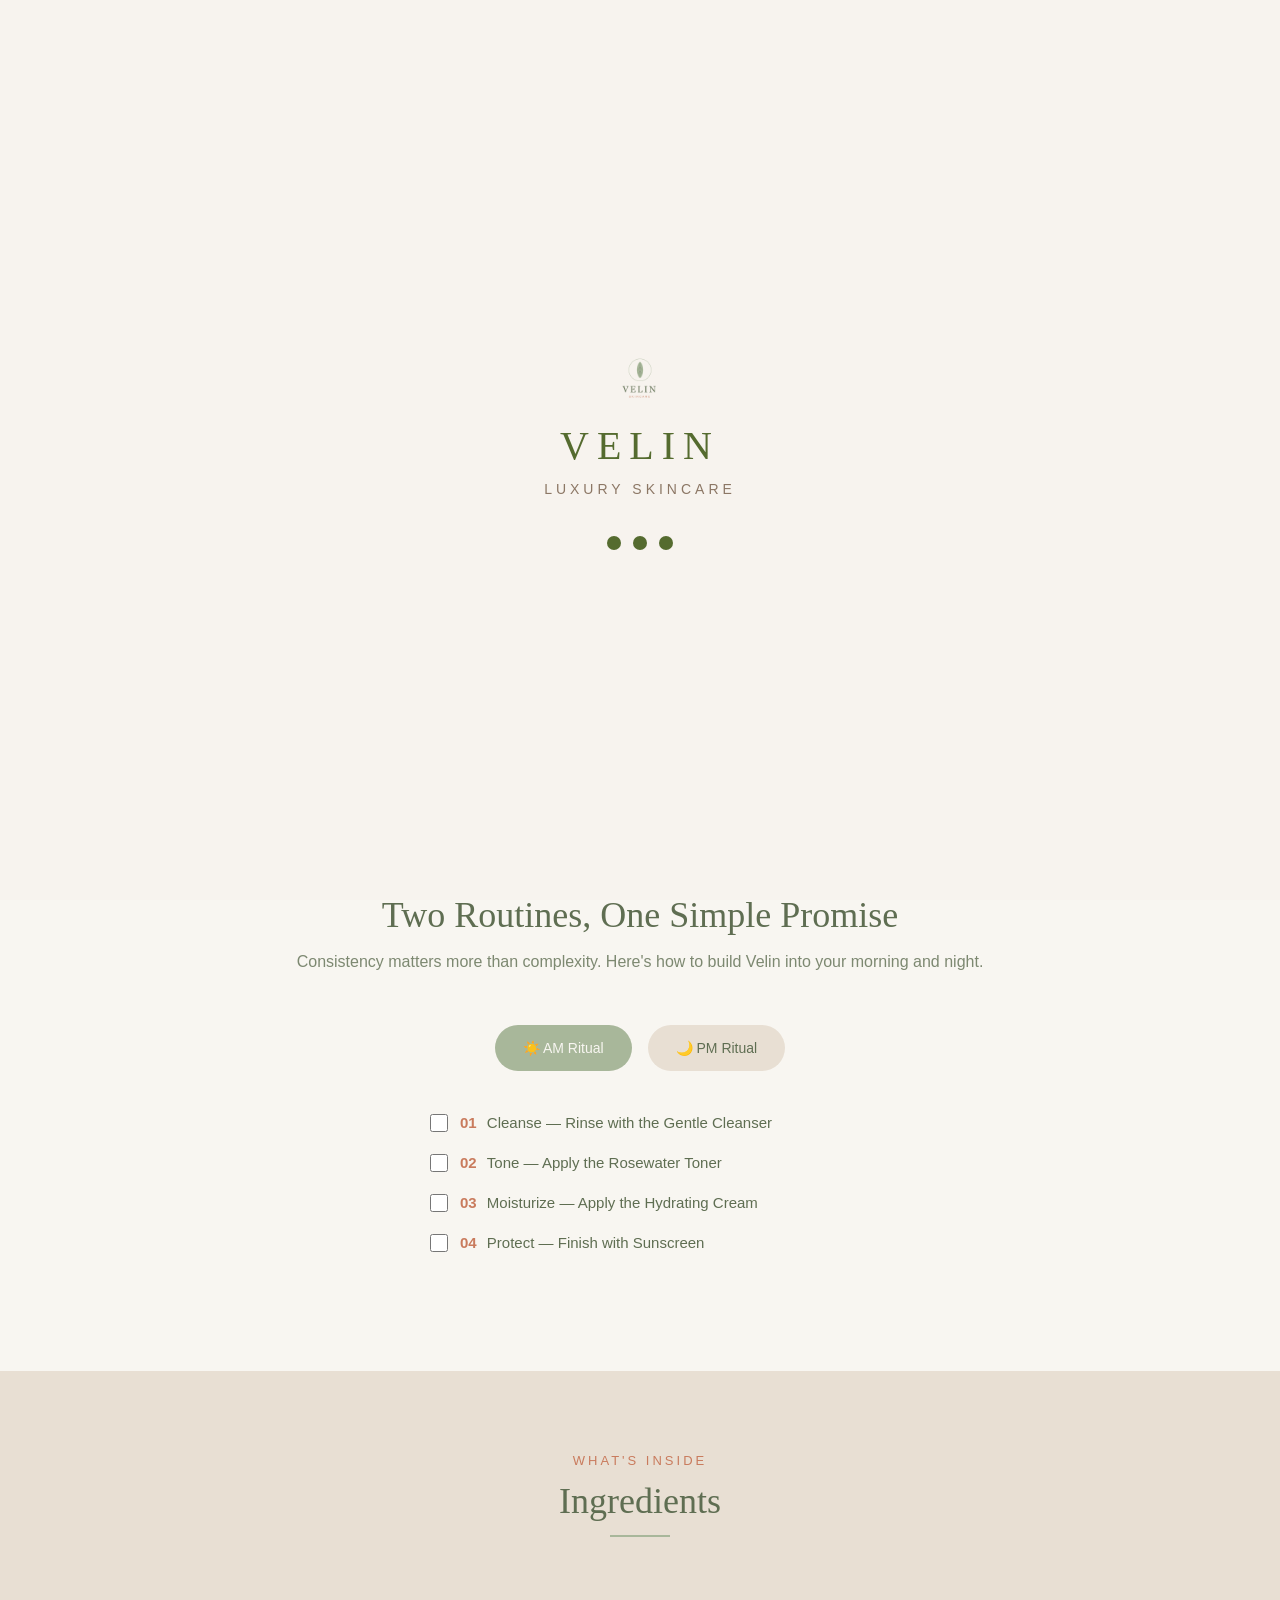
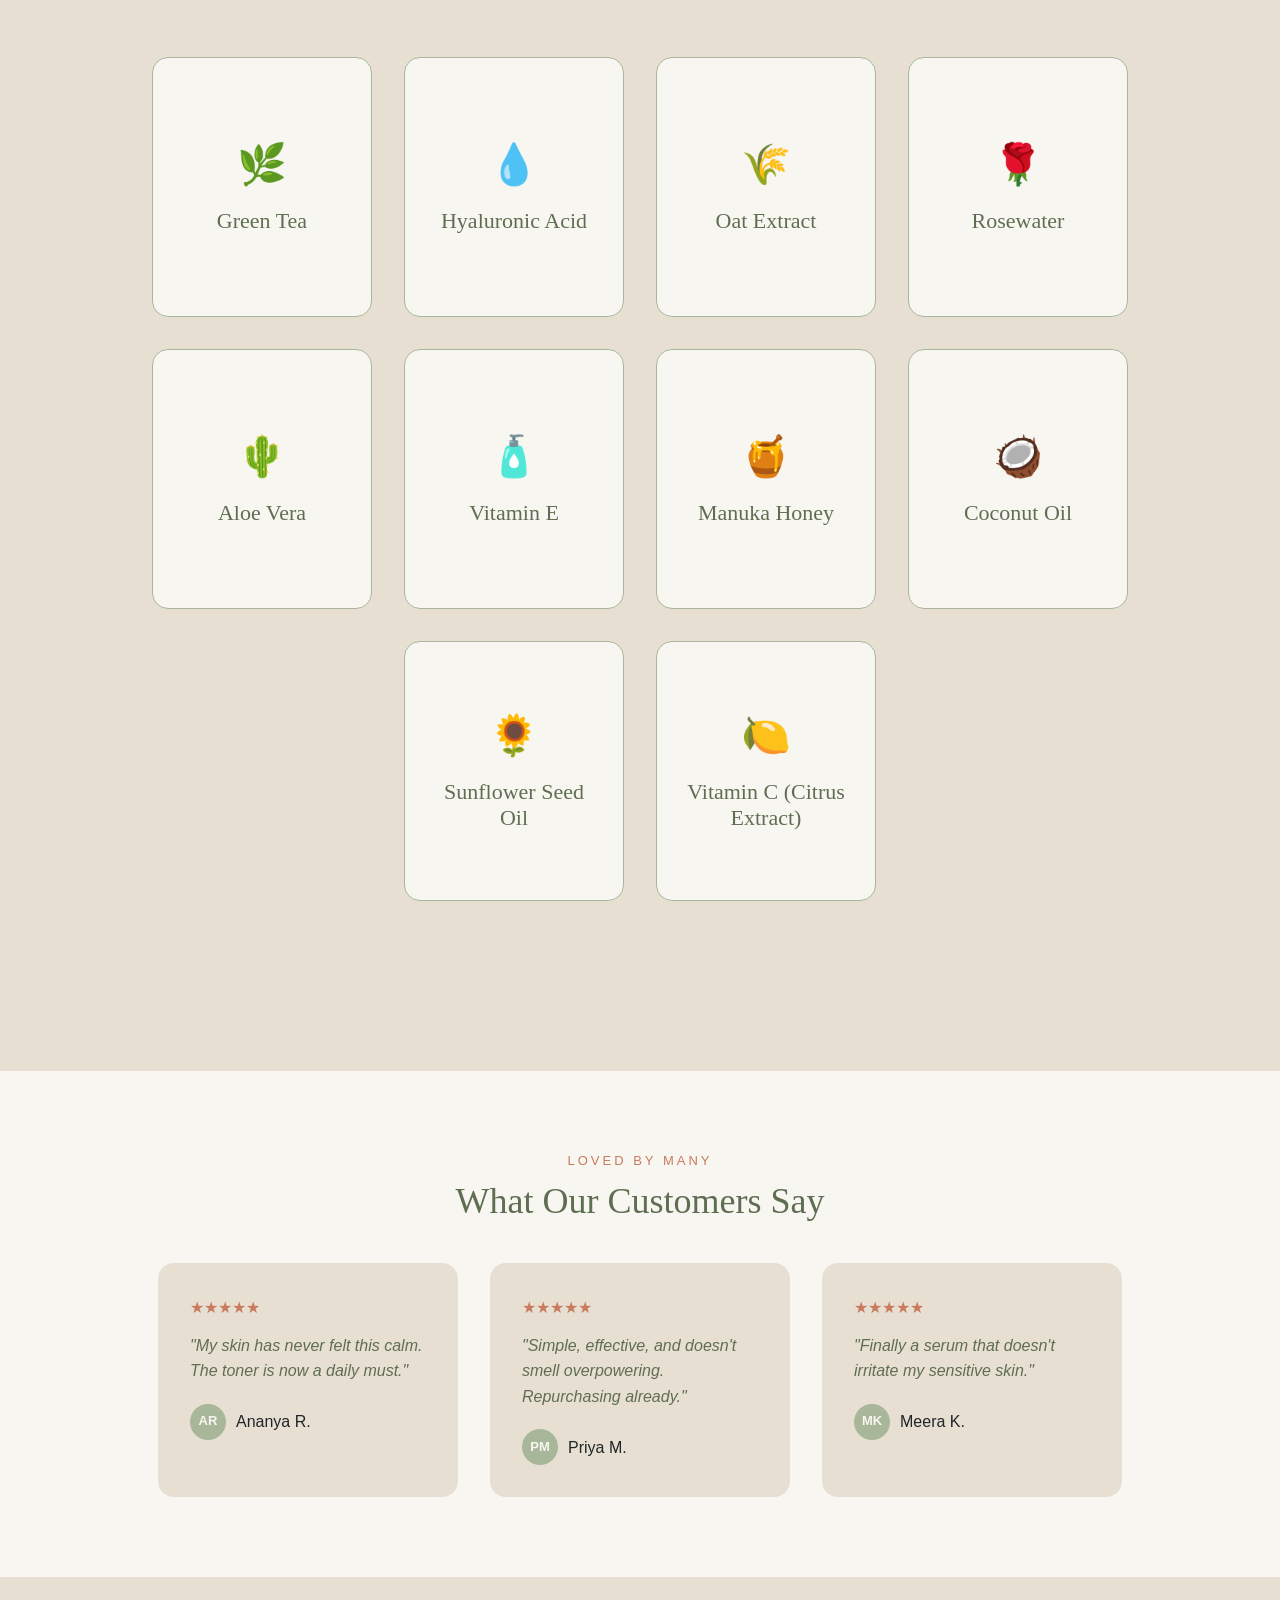
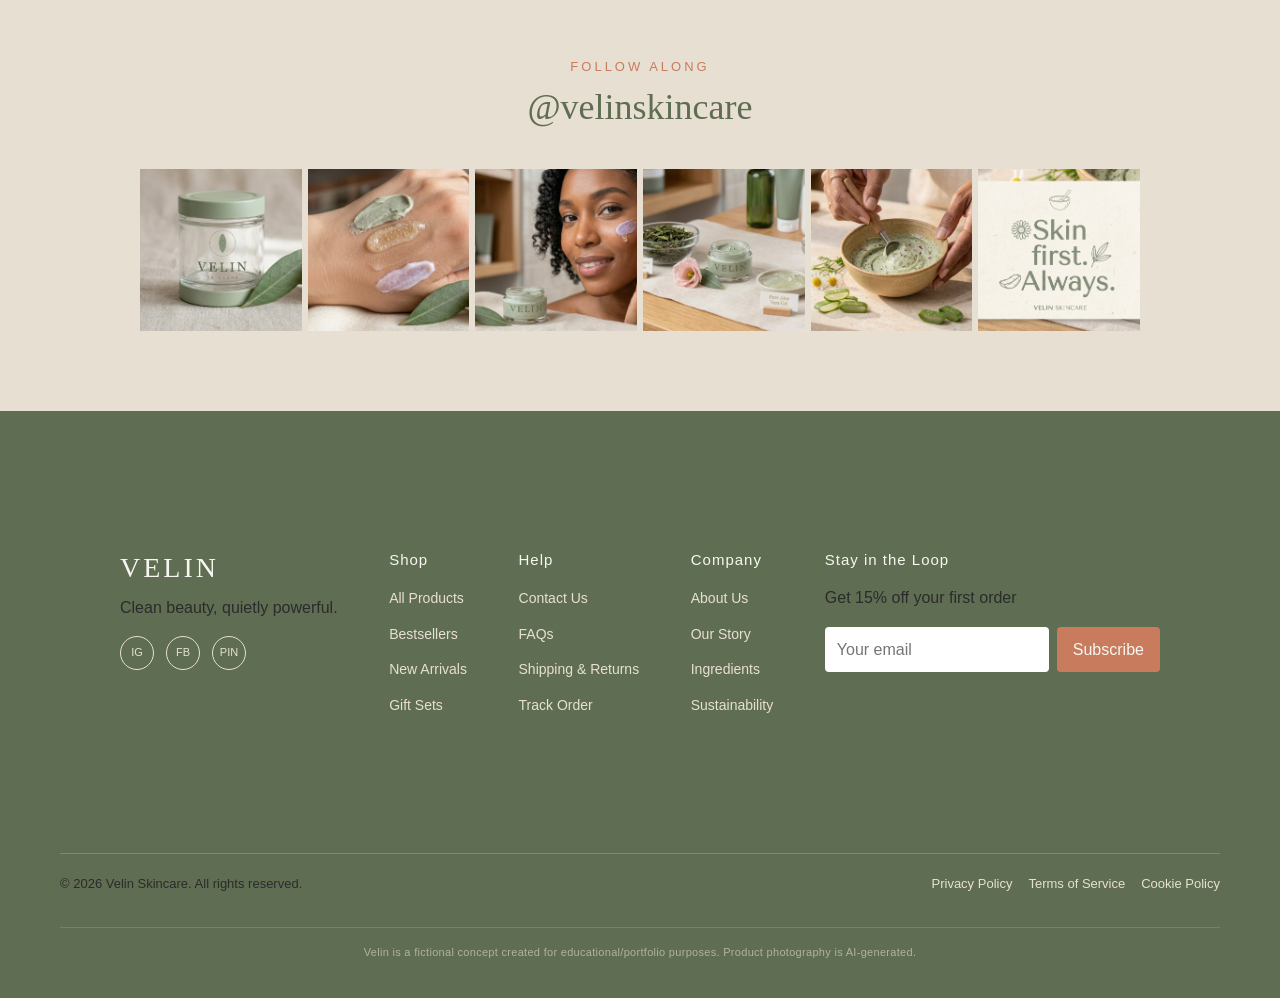
<file: index.html>
<!DOCTYPE html>
<html lang="en">
    <head>
        <meta charset="UTF-8">
        <meta name="viewport" content="width=device-width, initial-scale=1.0">
        <title>Home</title>
        <link rel="stylesheet" href="https://cdnjs.cloudflare.com/ajax/libs/font-awesome/6.5.2/css/all.min.css">
        <link href="https://cdn.jsdelivr.net/npm/bootstrap@5.3.8/dist/css/bootstrap.min.css" rel="stylesheet">
        <link rel="stylesheet" href="stylesheet.css">
    </head>
    <body>
        <!-- Logo Loader -->
        <div id="loader">
            <div class="loader-container">
                <img src="velin_skincare_logo.png" alt="VELIN Logo" class="loader-logo">
                <h2>VELIN</h2>
                <p>Luxury Skincare</p>
                <div class="dots">
                    <span></span>
                    <span></span>
                    <span></span>
                </div>
            </div>
        </div>

        <!-- Website -->
        <div id="content">
            <header>
                <div class="container mx-auto">
                    <div class="marquee">
                        <div class="marquee-content">
                            🌿 Natural Ingredients &nbsp; | &nbsp;
                            Free Shipping &nbsp; | &nbsp;
                            Get 15% off on your first order — use code VELIN15 &nbsp; | &nbsp;
                            Luxury Skincare 🌸
                        </div>
                    </div>

                    <div class="row">
                        <nav class="navbar">
                            <a href="index.html" class="navbar-logo">
                                <img src="velin_skincare_logo.png" alt="velin_skincare_logo">
                            </a>

                            <ul class="nav-menu">
                                <li class="nav-item"><a class="nav-link active" aria-current="page" href="index.html">Home</a></li>
                                <li class="nav-item"><a class="nav-link" href="about.html">About</a></li>
                                <li class="nav-item"><a class="nav-link" href="contact.html">Contact</a></li>
                                <li class="nav-item dropdown">
                                    <a class="nav-link dropdown-toggle" href="Shop_Now.html" id="shopNowDropdown" role="button" data-bs-toggle="dropdown" aria-expanded="false">
                                        Shop Now
                                    </a>
                                    <ul class="dropdown-menu" aria-labelledby="shopNowDropdown">
                                        <li><a class="dropdown-item" href="Shop_Now.html">All Products</a></li>
                                        <li><a class="dropdown-item" href="shop_cleansers.html">Cleansers</a></li>
                                        <li><a class="dropdown-item" href="shop_toners.html">Toners</a></li>
                                        <li><a class="dropdown-item" href="shop_serums.html">Serums</a></li>
                                        <li><a class="dropdown-item" href="shop_moisturizers.html">Moisturizers</a></li>
                                        <li><a class="dropdown-item" href="shop_sunscreen.html">Sunscreen</a></li>
                                        <li><a class="dropdown-item" href="shop_masks.html">Masks</a></li>
                                        <li><hr class="dropdown-divider"></li>
                                        <li><a class="dropdown-item" href="#">New Arrivals</a></li>
                                        <li><a class="dropdown-item" href="shop_gift_sets.html">Gift Sets</a></li>
                                    </ul>
                                </li>
                                <li class="nav-item"><a class="nav-link" href="wishlist.html">My Wishlist</a></li>
                                <li class="nav-item"><a class="nav-link" href="my_profile.html">My Profile</a></li>
                                <li class="nav-item">
                                    <a class="nav-link" href="my_cart.html">
                                        <i class="fa-solid fa-cart-arrow-down"></i> My Cart
                                    </a>
                                </li>
                            </ul>

                            <form class="search-form" role="search">
                            <button class="search-btn" type="submit">
                                <i class="fa-solid fa-magnifying-glass"></i>
                            </button>
                            <input class="search-input" type="search" placeholder="Search" aria-label="Search"/>
                            </form>
                        </nav>
                    </div>
                </div>
            </header>
            <main>
                <!-- Hero Section Container -->
                <section class="hero">
                    <div class="hero-left">
                        <span class="eyebrow">CLEAN BEAUTY, ROOTED IN CARE</span>
                        <h1>Skin first. Always.</h1>
                        <p class="subheadline">Clean, effective skincare made from ingredients you can actually pronounce.</p>
                        <button class="cta"><a href="Shop_Now.html">Explore Collection →</a></button>
                        <a href="">Learn more</a>
                    </div>
                    <div class="hero-right">
                        <img src="hero_section_img.png" alt="Velin serum bottle illustration" class="hero-img">
                    </div>
                </section>
                        <!-- trust-strip -->
                <section class="trust-strip container my-4">
                    <div class="d-flex flex-row flex-nowrap overflow-auto pb-3 custom-scrollbar">
                                
                        <!-- Card 1 -->
                        <div class="card trust-card me-3">
                            <img src="vegan.svg" class="card-img-top mx-auto mt-3" alt="🌿 Vegan Formula">
                            <div class="card-body text-center">
                                <p class="card-text fw-bold">No animal-derived ingredients, ever.</p>
                            </div>
                        </div>

                                <!-- Card 2 -->
                        <div class="card trust-card me-3">
                            <img src="cruelty-free.svg" class="card-img-top mx-auto mt-3" alt="🐇 Cruelty-Free">
                            <div class="card-body text-center">
                                <p class="card-text fw-bold">Never tested on animals, at any stage.</p>
                            </div>
                        </div>

                                <!-- Card 3 -->
                        <div class="card trust-card me-3">
                            <img src="dermatologist-tested.svg" class="card-img-top mx-auto mt-3" alt="🔬 Dermatologist-Tested">
                            <div class="card-body text-center">
                                <p class="card-text fw-bold">Clinically checked for gentle, safe use.</p>
                            </div>
                        </div>

                                <!-- Card 4 -->
                        <div class="card trust-card me-3">
                            <img src="handmade.svg" class="card-img-top mx-auto mt-3" alt="✋ Handmade in Small Batches ">
                            <div class="card-body text-center">
                                <p class="card-text fw-bold">Crafted by hand for consistent quality.</p>
                            </div>
                        </div>

                                <!-- Card 5 -->
                        <div class="card trust-card me-3">
                            <img src="sustainably-sourced.svg" class="card-img-top mx-auto mt-3" alt="🌍 Sustainably Sourced ">
                            <div class="card-body text-center">
                                <p class="card-text fw-bold">Ingredients gathered with care for the planet. </p>
                            </div>
                        </div>

                        <!-- Card 6 -->
                        <div class="card trust-card">
                            <img src="no-parabens.svg" class="card-img-top mx-auto mt-3" alt="💧 No Parabens">
                            <div class="card-body text-center">
                                <p class="card-text fw-bold">Free from harsh preservatives and additives.</p>
                            </div>
                        </div>
                    </div>
                </section>
                <section>
                <!-- best_sellers -->
                <div class="row">
                    <section class="bestsellers-section">
                        <span class="eyebrow">CUSTOMER FAVORITES</span>
                        <h2 class="section-heading">Best Sellers</h2>
                        <div class="heading-underline"></div>

                        <div id="carouselExample" class="carousel slide">
                            <div class="carousel-inner">
                                <div class="carousel-item active">
                                    <img src="Facial_cleanser.jpg" class="d-block w-100" alt="Facial cleanser">
                                </div>
                                <div class="carousel-item">
                                    <img src="Moisturiser.jpg" class="d-block w-100" alt="Moisturiser">
                                </div>
                                <div class="carousel-item">
                                        <img src="toner.jpg" class="d-block w-100" alt="Toner">
                                </div>
                                <div class="carousel-item">
                                    <img src="sunscreen.jpg" class="d-block w-100" alt="Sunscreen">
                                </div>
                                    </div>
                                    <button class="carousel-control-prev" type="button" data-bs-target="#carouselExample" data-bs-slide="prev">
                                        <span class="carousel-control-prev-icon" aria-hidden="true"></span>
                                        <span class="visually-hidden">Previous</span>
                                    </button>
                                    <button class="carousel-control-next" type="button" data-bs-target="#carouselExample" data-bs-slide="next">
                                        <span class="carousel-control-next-icon" aria-hidden="true"></span>
                                        <span class="visually-hidden">Next</span>
                                    </button>
                                </div>
                            </div>
                        </div>
                    </section>
                </div>
                <!-- Our_Story -->
                <section class="our-story">
                    <div class="our-story-left">
                        <span class="eyebrow">OUR STORY</span>
                        <h2>Rooted in Care, Made by Hand.</h2>
                        <p class="subheadline">Velin began with a simple frustration — most skincare labels were full of ingredients no one could pronounce, wrapped in promises no one could trust. So we started small. Literally. Every formula is mixed in tiny batches, tested on real skin, and made with ingredients we'd feel comfortable explaining to anyone who asks.</p>
                        <a href="about.html" class="story-link">Learn More About Us →</a>
                    </div>
                    <div class="our-story-right">
                        <img src="our_story_img.jpg" alt="Velin Skincare handcrafted process illustration" class="our-story-img">
                    </div>
                </section>

                <!-- Routine-section -->
                <section class="routine-section">
                    <span class="eyebrow">THE RITUAL</span>
                    <h2 class="section-heading">Two Routines, One Simple Promise</h2>
                    <p class="section-subtext">Consistency matters more than complexity. Here's how to build Velin into your morning and night.</p>

                    <div class="routine-tabs">
                        <input type="radio" name="routine" id="tab-am" checked>
                        <input type="radio" name="routine" id="tab-pm">

                        <div class="tab-labels">
                            <label for="tab-am">☀️ AM Ritual</label>
                            <label for="tab-pm">🌙 PM Ritual</label>
                        </div>

                        <div class="tab-panel" id="panel-am">
                            <ul class="routine-steps">
                                <li class="step-item">
                                    <input type="checkbox" id="am1">
                                    <label for="am1"><span class="step-num">01</span> <strong>Cleanse</strong> — Rinse with the Gentle Cleanser</label>
                                </li>
                                <li class="step-item">
                                    <input type="checkbox" id="am2">
                                    <label for="am2"><span class="step-num">02</span> <strong>Tone</strong> — Apply the Rosewater Toner</label>
                                </li>
                                <li class="step-item">
                                    <input type="checkbox" id="am3">
                                    <label for="am3"><span class="step-num">03</span> <strong>Moisturize</strong> — Apply the Hydrating Cream</label>
                                </li>
                                <li class="step-item">
                                    <input type="checkbox" id="am4">
                                    <label for="am4"><span class="step-num">04</span> <strong>Protect</strong> — Finish with Sunscreen</label>
                                </li>
                            </ul>
                        </div>

                        <div class="tab-panel" id="panel-pm">
                            <ul class="routine-steps">
                                <li class="step-item">
                                    <input type="checkbox" id="pm1">
                                    <label for="pm1"><span class="step-num">01</span> <strong>Remove Makeup</strong> — Double cleanse if needed</label>
                                </li>
                                <li class="step-item">
                                    <input type="checkbox" id="pm2">
                                    <label for="pm2"><span class="step-num">02</span> <strong>Cleanse</strong> — Wash with the Gentle Cleanser</label>
                                </li>
                                <li class="step-item">
                                    <input type="checkbox" id="pm3">
                                    <label for="pm3"><span class="step-num">03</span> <strong>Tone</strong> — Apply the Rosewater Toner</label>
                                </li>
                                <li class="step-item">
                                    <input type="checkbox" id="pm4">
                                    <label for="pm4"><span class="step-num">04</span> <strong>Treat</strong> — Use the Green Tea Serum</label>
                                </li>
                                <li class="step-item">
                                    <input type="checkbox" id="pm5">
                                    <label for="pm5"><span class="step-num">05</span> <strong>Moisturize</strong> — Seal in with the Hydrating Cream</label>
                                </li>
                            </ul>
                        </div>
                    </div>
                </section>
                <!-- ingredient section  -->
                    
                <section class="ingredients-section">
                    <span class="eyebrow">WHAT'S INSIDE</span>
                    <h2 class="section-heading">Ingredients</h2>
                    <div class="heading-underline"></div>

                    <div class="ingredient-grid">
                        <div class="ingredient-card">
                            <div class="card-inner">
                                <div class="card-front">
                                    <div class="ingredient-icon">🌿</div>
                                    <h3>Green Tea</h3>
                                </div>
                                <div class="card-back">
                                    <p>Rich in antioxidants that calm redness and protect skin from daily stress.</p>
                                </div>
                            </div>
                        </div>

                        <div class="ingredient-card">
                            <div class="card-inner">
                                <div class="card-front">
                                    <div class="ingredient-icon">💧</div>
                                    <h3>Hyaluronic Acid</h3>
                                </div>
                                <div class="card-back">
                                    <p>Holds up to 1000x its weight in water for deep, lasting hydration.</p>
                                </div>
                            </div>
                        </div>

                        <div class="ingredient-card">
                            <div class="card-inner">
                                <div class="card-front">
                                    <div class="ingredient-icon">🌾</div>
                                    <h3>Oat Extract</h3>
                                </div>
                                <div class="card-back">
                                    <p>Soothes sensitive, easily irritated skin without stripping it.</p>
                                </div>
                            </div>
                        </div>

                        <div class="ingredient-card">
                            <div class="card-inner">
                                <div class="card-front">
                                    <div class="ingredient-icon">🌹</div>
                                    <h3>Rosewater </h3>
                                </div>
                                <div class="card-back">
                                    <p>Balances skin pH and tightens pores naturally.</p>
                                </div>
                            </div>
                        </div>

                        <div class="ingredient-card">
                            <div class="card-inner">
                                <div class="card-front">
                                    <div class="ingredient-icon">🌵</div>
                                    <h3>Aloe Vera </h3>
                                </div>
                                <div class="card-back">
                                    <p>Cools and heals while reducing inflammation.</p>
                                </div>
                            </div>
                        </div>

                        <div class="ingredient-card">
                            <div class="card-inner">
                                <div class="card-front">
                                    <div class="ingredient-icon">🧴</div>
                                    <h3>Vitamin E </h3>
                                </div>
                                <div class="card-back">
                                    <p>Repairs skin barrier and locks in moisture.</p>
                                </div>
                            </div>
                        </div>

                        <div class="ingredient-card">
                            <div class="card-inner">
                                <div class="card-front">
                                    <div class="ingredient-icon">🍯</div>
                                    <h3>Manuka Honey </h3>
                                </div>
                                <div class="card-back">
                                    <p>Naturally antibacterial, helps heal and soften skin.</p>
                                </div>
                            </div>
                        </div>

                        <div class="ingredient-card">
                            <div class="card-inner">
                                <div class="card-front">
                                    <div class="ingredient-icon">🥥</div>
                                    <h3>Coconut Oil </h3>
                                </div>
                                <div class="card-back">
                                    <p>Deeply nourishes and restores the skin's natural barrier.</p>
                                </div>
                            </div>
                        </div>

                        <div class="ingredient-card">
                            <div class="card-inner">
                                <div class="card-front">
                                    <div class="ingredient-icon">🌻</div>
                                    <h3>Sunflower Seed Oil  </h3>
                                </div>
                                <div class="card-back">
                                    <p>Lightweight oil rich in vitamin E for everyday softness.</p>
                                </div>
                            </div>
                        </div>

                        <div class="ingredient-card">
                            <div class="card-inner">
                                <div class="card-front">
                                    <div class="ingredient-icon">🍋 </div>
                                    <h3> Vitamin C (Citrus Extract)</h3>
                                </div>
                                <div class="card-back">
                                    <p>Brightens dull skin and evens out tone over time.</p>
                                </div>
                            </div>
                        </div>
                    </div>    
                </section>
                <!-- testimonials-section -->
                <section class="testimonials-section">
                    <span class="eyebrow">LOVED BY MANY</span>
                    <h2 class="section-heading">What Our Customers Say</h2>

                    <div class="testimonial-grid">
                        <div class="testimonial-card">
                            <div class="stars">★★★★★</div>
                            <p>"My skin has never felt this calm. The toner is now a daily must."</p>
                            <div class="customer">
                                <div class="avatar">AR</div>
                                <span>Ananya R.</span>
                            </div>
                        </div>

                        <div class="testimonial-card">
                            <div class="stars">★★★★★</div>
                            <p>"Simple, effective, and doesn't smell overpowering. Repurchasing already."</p>
                            <div class="customer">
                                <div class="avatar">PM</div>
                                <span>Priya M.</span>
                            </div>
                        </div>

                        <div class="testimonial-card">
                            <div class="stars">★★★★★</div>
                            <p>"Finally a serum that doesn't irritate my sensitive skin."</p>
                            <div class="customer">
                                <div class="avatar">MK</div>
                                <span>Meera K.</span>
                            </div>
                        </div>
                    </div>
                </section>
                <!-- instagram-section -->
                <section class="instagram-section">
                    <span class="eyebrow">FOLLOW ALONG</span>
                    <h2 class="section-heading">@velinskincare</h2>

                    <div class="instagram-grid">
                        <img src="insta post 1.jpg" alt="Instagram post 1">
                        <img src="insta post 2.jpg" alt="Instagram post 2">
                        <img src="insta post 3.jpg" alt="Instagram post 3">
                        <img src="insta post 4.jpg" alt="Instagram post 4">
                        <img src="insta post 5.jpg" alt="Instagram post 5">
                        <img src="insta post 6.jpg" alt="Instagram post 6">
                    </div>
                </section>
            </main>
            <!-- Footer section -->
            
            <footer class="site-footer">
                <div class="footer-top">

                    <div class="footer-col brand-col">
                        <h3 class="footer-logo">VELIN</h3>
                        <p>Clean beauty, quietly powerful.</p>
                        <div class="social-icons">
                            <a href="#">IG</a>
                            <a href="#">FB</a>
                            <a href="#">PIN</a>
                        </div>
                    </div>

                    <div class="footer-col">
                        <h4>Shop</h4>
                        <ul>
                            <li><a href="Shop_Now.html">All Products</a></li>
                            <li><a href="#">Bestsellers</a></li>
                            <li><a href="#">New Arrivals</a></li>
                            <li><a href="#">Gift Sets</a></li>
                        </ul>
                    </div>

                    <div class="footer-col">
                        <h4>Help</h4>
                        <ul>
                            <li><a href="contact.html">Contact Us</a></li>
                            <li><a href="#">FAQs</a></li>
                            <li><a href="#">Shipping & Returns</a></li>
                            <li><a href="#">Track Order</a></li>
                        </ul>
                    </div>

                    <div class="footer-col">
                        <h4>Company</h4>
                        <ul>
                            <li><a href="about.html">About Us</a></li>
                            <li><a href="#">Our Story</a></li>
                            <li><a href="#">Ingredients</a></li>
                            <li><a href="#">Sustainability</a></li>
                        </ul>
                    </div>

                    <div class="footer-col newsletter-col">
                        <h4>Stay in the Loop</h4>
                        <p>Get 15% off your first order</p>
                        <form class="footer-newsletter">
                            <input type="email" placeholder="Your email">
                            <button type="submit">Subscribe</button>
                        </form>
                    </div>

                </div>

                <div class="footer-bottom">
                    <p>&copy; 2026 Velin Skincare. All rights reserved.</p>
                    <div class="footer-legal">
                    <a href="#">Privacy Policy</a>
                    <a href="#">Terms of Service</a>
                    <a href="#">Cookie Policy</a>
                    </div>
                </div>

                <div class="footer-disclaimer">
                    <p>Velin is a fictional concept created for educational/portfolio purposes. Product photography is AI-generated.</p>
                </div>
            </footer>

            
        </div>
        
        <script src="https://cdn.jsdelivr.net/npm/bootstrap@5.3.8/dist/js/bootstrap.bundle.min.js"></script>
        <script src="script.js"></script>
    </body>
</html>
</file>
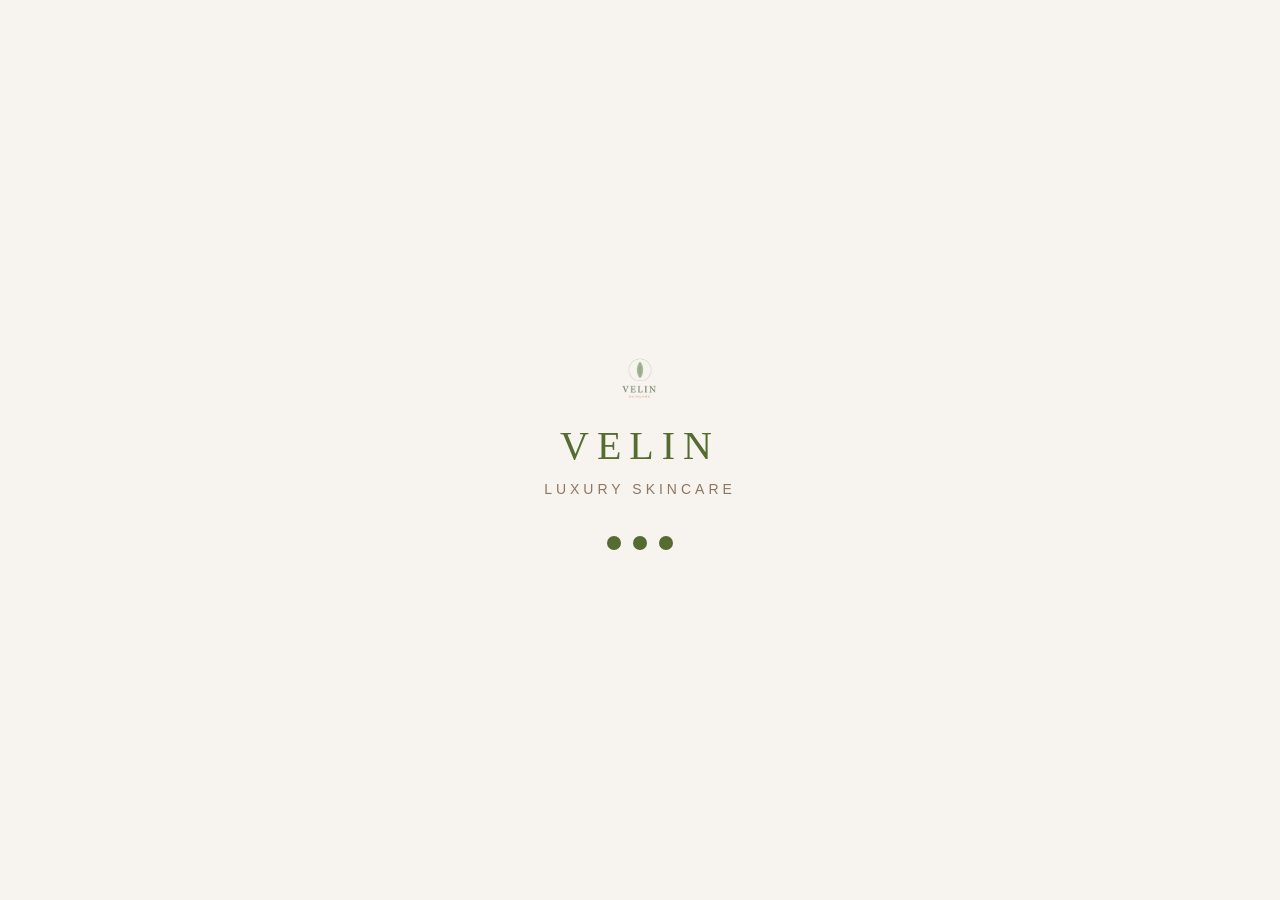
<file: about.html>
<!DOCTYPE html>
<html lang="en">
    <head>
        <meta charset="UTF-8">
        <meta name="viewport" content="width=device-width, initial-scale=1.0">
        <title>About Us</title>
        <link rel="stylesheet" href="https://cdnjs.cloudflare.com/ajax/libs/font-awesome/6.5.2/css/all.min.css">
        <link href="https://cdn.jsdelivr.net/npm/bootstrap@5.3.8/dist/css/bootstrap.min.css" rel="stylesheet">
        <link rel="stylesheet" href="stylesheet.css">
    </head>
    <body>
        <!-- Logo Loader -->
        <div id="loader">
            <div class="loader-container">
                <img src="velin_skincare_logo.png" alt="VELIN Logo" class="loader-logo">

                <h2>VELIN</h2>
                <p>Luxury Skincare</p>

                <div class="dots">
                    <span></span>
                    <span></span>
                    <span></span>
                </div>

            </div>
        </div>

        <!-- Website -->
        <div id="content">
            <header>
                <div class="container mx-auto">
                    <div class="marquee">
                        <div class="marquee-content">
                            🌿 Natural Ingredients &nbsp; | &nbsp;
                            Free Shipping &nbsp; | &nbsp;
                            Get 15% off on your first order — use code VELIN15 &nbsp; | &nbsp;
                            Luxury Skincare 🌸
                        </div>
                    </div>

                    <div class="row">
                        <nav class="navbar">
                            <a href="index.html" class="navbar-logo">
                                <img src="velin_skincare_logo.png" alt="velin_skincare_logo">
                            </a>

                            <ul class="nav-menu">
                                <li class="nav-item"><a class="nav-link" href="index.html">Home</a></li>
                                <li class="nav-item"><a class="nav-link active" aria-current="page" href="about.html">About</a></li>
                                <li class="nav-item"><a class="nav-link" href="contact.html">Contact</a></li>
                                <li class="nav-item dropdown">
                                    <a class="nav-link dropdown-toggle" href="Shop_Now.html" id="shopNowDropdown" role="button" data-bs-toggle="dropdown" aria-expanded="false">
                                        Shop Now
                                    </a>
                                    <ul class="dropdown-menu" aria-labelledby="shopNowDropdown">
                                        <li><a class="dropdown-item" href="Shop_Now.html">All Products</a></li>
                                        <li><a class="dropdown-item" href="shop_cleansers.html">Cleansers</a></li>
                                        <li><a class="dropdown-item" href="shop_toners.html">Toners</a></li>
                                        <li><a class="dropdown-item" href="shop_serums.html">Serums</a></li>
                                        <li><a class="dropdown-item" href="shop_moisturizers.html">Moisturizers</a></li>
                                        <li><a class="dropdown-item" href="shop_sunscreen.html">Sunscreen</a></li>
                                        <li><a class="dropdown-item" href="shop_masks.html">Masks</a></li>
                                        <li><hr class="dropdown-divider"></li>
                                        <li><a class="dropdown-item" href="#">New Arrivals</a></li>
                                        <li><a class="dropdown-item" href="shop_gift_sets.html">Gift Sets</a></li>
                                    </ul>
                                </li>
                                <li class="nav-item"><a class="nav-link" href="wishlist.html">My Wishlist</a></li>
                                <li class="nav-item"><a class="nav-link" href="my_profile.html">My Profile</a></li>
                                <li class="nav-item">
                                    <a class="nav-link" href="my_cart.html">
                                    <i class="fa-solid fa-cart-arrow-down"></i> My Cart
                                    </a>
                                </li>
                            </ul>

                            <form class="search-form" role="search">
                            <button class="search-btn" type="submit">
                                <i class="fa-solid fa-magnifying-glass"></i>
                            </button>
                            <input class="search-input" type="search" placeholder="Search" aria-label="Search"/>
                            </form>
                        </nav>
                    </div>
                </div>
            </header>
            <main>
                <!-- about-header -->
                <section class="about-header">
                    <span class="eyebrow">ABOUT VELIN</span>
                    <h1>The Story Behind the Bottle</h1>
                    <p>We believe skincare should be simple, honest, and made with care — not complicated, not rushed.</p>
                </section>
                <!-- origin-story -->
                <section class="origin-story">
                    <div class="story-image">
                        <img src="insta post 5.jpg" alt="Velin handcrafted process illustration">
                    </div>
                    <div class="story-text">
                        <span class="eyebrow">OUR ORIGIN</span>
                        <h2>Where It All Began</h2>
                        <p>Velin began with a simple frustration — most skincare labels were full of ingredients no one could pronounce, wrapped in promises no one could trust. We wanted something different: formulas we'd feel comfortable explaining to anyone who asked.</p>
                        <p>So we started small. Every product is mixed in tiny batches, tested carefully, and refined slowly — never rushed just to keep up with trends.</p>
                        <p>Today, Velin is still handmade, still small-batch, and still rooted in that same idea we started with: your skin doesn't need more, it needs better.</p>
                    </div>
                </section>
                <!-- values-section -->
                <section class="values-section">
                    <span class="eyebrow">WHAT WE STAND FOR</span>
                    <h2>Our Values</h2>

                    <div class="values-grid">
                        <div class="value-card">
                            <div class="value-icon">🌿</div>
                            <h3>Clean Formulas</h3>
                            <p>No parabens, no unnecessary fillers — just ingredients that do their job.</p>
                        </div>
                        <div class="value-card">
                            <div class="value-icon">🐇</div>
                            <h3>Cruelty-Free Always</h3>
                            <p>Never tested on animals, at any stage of the process.</p>
                        </div>
                        <div class="value-card">
                            <div class="value-icon">✋</div>
                            <h3>Handcrafted Care</h3>
                            <p>Small batches, made with attention rather than automation.</p>
                        </div>
                        <div class="value-card">
                            <div class="value-icon">🌍</div>
                            <h3>Sustainable Sourcing</h3>
                            <p>Ingredients gathered thoughtfully, with the planet in mind.</p>
                        </div>
                    </div>
                </section>
                <section class="about-cta">
                    <h2>Ready to Build Your Routine?</h2>
                    <p>Discover the products that started it all.</p>
                    <a href="index.html#bestsellers-section" class="cta-btn">Shop Bestsellers</a>
                </section>
            </main>
            <!-- Footer_section -->
            <footer class="site-footer">
                <div class="footer-top">

                    <div class="footer-col brand-col">
                        <h3 class="footer-logo">VELIN</h3>
                        <p>Clean beauty, quietly powerful.</p>
                        <div class="social-icons">
                            <a href="#">IG</a>
                            <a href="#">FB</a>
                            <a href="#">PIN</a>
                        </div>
                    </div>

                    <div class="footer-col">
                        <h4>Shop</h4>
                        <ul>
                            <li><a href="Shop_Now.html">All Products</a></li>
                            <li><a href="#">Bestsellers</a></li>
                            <li><a href="#">New Arrivals</a></li>
                            <li><a href="#">Gift Sets</a></li>
                        </ul>
                    </div>

                    <div class="footer-col">
                        <h4>Help</h4>
                        <ul>
                            <li><a href="contact.html">Contact Us</a></li>
                            <li><a href="#">FAQs</a></li>
                            <li><a href="#">Shipping & Returns</a></li>
                            <li><a href="#">Track Order</a></li>
                        </ul>
                    </div>

                    <div class="footer-col">
                        <h4>Company</h4>
                        <ul>
                            <li><a href="about.html">About Us</a></li>
                            <li><a href="#">Our Story</a></li>
                            <li><a href="#">Ingredients</a></li>
                            <li><a href="#">Sustainability</a></li>
                        </ul>
                    </div>

                    <div class="footer-col newsletter-col">
                        <h4>Stay in the Loop</h4>
                        <p>Get 15% off your first order</p>
                        <form class="footer-newsletter">
                            <input type="email" placeholder="Your email">
                            <button type="submit">Subscribe</button>
                        </form>
                    </div>

                </div>

                <div class="footer-bottom">
                    <p>&copy; 2026 Velin Skincare. All rights reserved.</p>
                    <div class="footer-legal">
                    <a href="#">Privacy Policy</a>
                    <a href="#">Terms of Service</a>
                    <a href="#">Cookie Policy</a>
                    </div>
                </div>

                <div class="footer-disclaimer">
                    <p>Velin is a fictional concept created for educational/portfolio purposes. Product photography is AI-generated.</p>
                </div>
            </footer>
        </div>
        <script src="https://cdn.jsdelivr.net/npm/bootstrap@5.3.8/dist/js/bootstrap.bundle.min.js"></script>
        <script src="script.js"></script>
    </body>
</html>
</file>
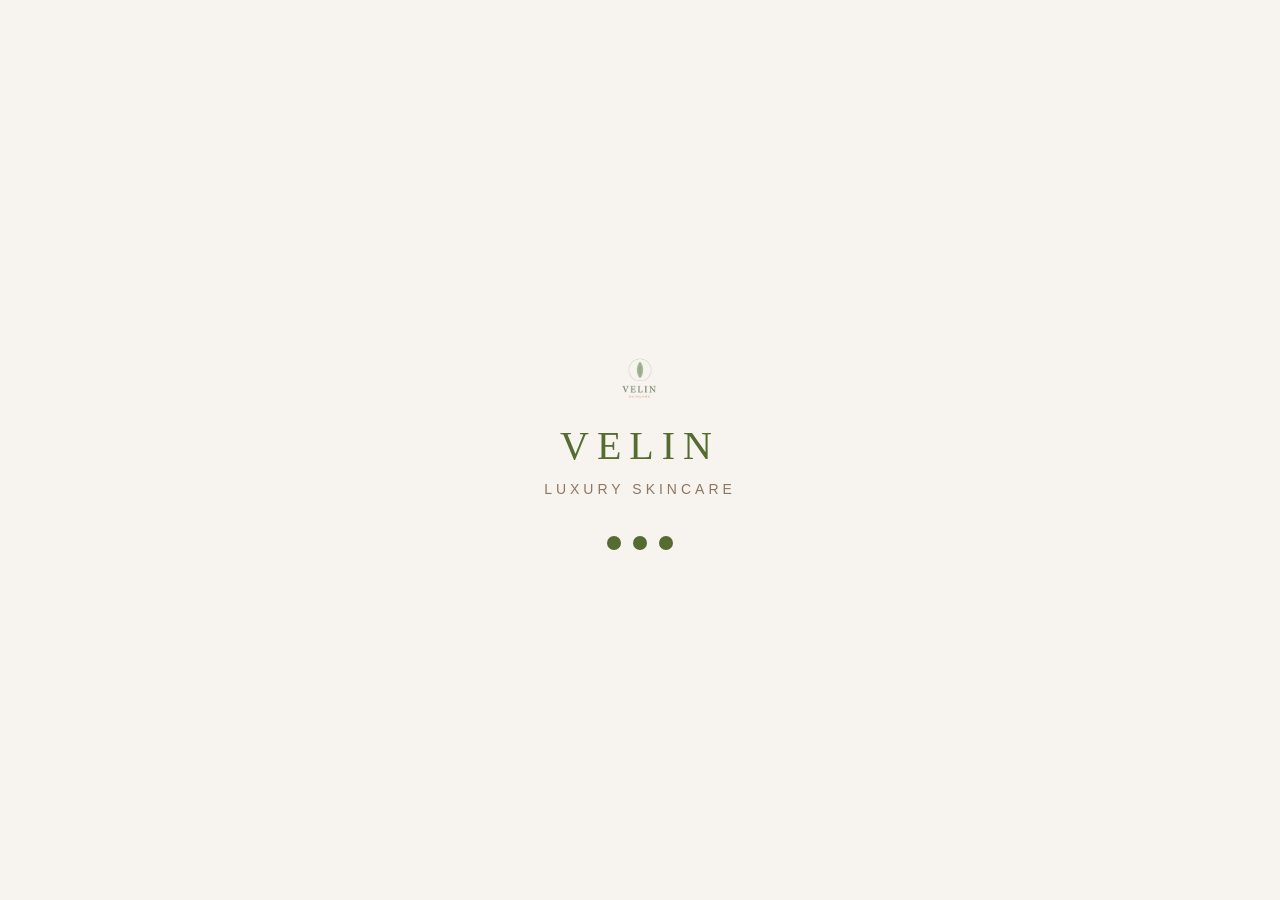
<file: contact.html>
<!DOCTYPE html>
<html lang="en">
    <head>
        <meta charset="UTF-8">
        <meta name="viewport" content="width=device-width, initial-scale=1.0">
        <title>Contact</title>
        <link rel="stylesheet" href="https://cdnjs.cloudflare.com/ajax/libs/font-awesome/6.5.2/css/all.min.css">
        <link href="https://cdn.jsdelivr.net/npm/bootstrap@5.3.8/dist/css/bootstrap.min.css" rel="stylesheet">
        <link rel="stylesheet" href="stylesheet.css">
    </head>
    <body>
        <!-- Logo Loader -->
        <div id="loader">
            <div class="loader-container">
                <img src="velin_skincare_logo.png" alt="VELIN Logo" class="loader-logo">
                <h2>VELIN</h2>
                <p>Luxury Skincare</p>
                <div class="dots">
                    <span></span>
                    <span></span>
                    <span></span>
                </div>
            </div>
        </div>

        <!-- Website -->
        <div id="content">
            <header>
                <div class="container mx-auto">
                    <div class="marquee">
                        <div class="marquee-content">
                            🌿 Natural Ingredients &nbsp; | &nbsp;
                            Free Shipping &nbsp; | &nbsp;
                            Get 15% off on your first order — use code VELIN15 &nbsp; | &nbsp;
                            Luxury Skincare 🌸
                        </div>
                    </div>

                    <div class="row">
                        <nav class="navbar">
                            <a href="index.html" class="navbar-logo">
                                <img src="velin_skincare_logo.png" alt="velin_skincare_logo">
                            </a>

                            <ul class="nav-menu">
                                <li class="nav-item"><a class="nav-link" href="index.html">Home</a></li>
                                <li class="nav-item"><a class="nav-link" href="about.html">About</a></li>
                                <li class="nav-item"><a class="nav-link active" aria-current="page"  href="contact.html">Contact</a></li>
                                <li class="nav-item dropdown">
                                    <a class="nav-link dropdown-toggle" href="Shop_Now.html" id="shopNowDropdown" role="button" data-bs-toggle="dropdown" aria-expanded="false">
                                        Shop Now
                                    </a>
                                    <ul class="dropdown-menu" aria-labelledby="shopNowDropdown">
                                        <li><a class="dropdown-item" href="Shop_Now.html">All Products</a></li>
                                        <li><a class="dropdown-item" href="shop_cleansers.html">Cleansers</a></li>
                                        <li><a class="dropdown-item" href="shop_toners.html">Toners</a></li>
                                        <li><a class="dropdown-item" href="shop_serums.html">Serums</a></li>
                                        <li><a class="dropdown-item" href="shop_moisturizers.html">Moisturizers</a></li>
                                        <li><a class="dropdown-item" href="shop_sunscreen.html">Sunscreen</a></li>
                                        <li><a class="dropdown-item" href="shop_masks.html">Masks</a></li>
                                        <li><hr class="dropdown-divider"></li>
                                        <li><a class="dropdown-item" href="#">New Arrivals</a></li>
                                        <li><a class="dropdown-item" href="#">Gift Sets</a></li>
                                    </ul>
                                </li>
                                <li class="nav-item"><a class="nav-link" href="wishlist.html">My Wishlist</a></li>
                                <li class="nav-item"><a class="nav-link" href="my_profile.html">My Profile</a></li>
                                <li class="nav-item">
                                    <a class="nav-link" href="my_cart.html">
                                    <i class="fa-solid fa-cart-arrow-down"></i> My Cart
                                    </a>
                                </li>
                            </ul>

                            <form class="search-form" role="search">
                            <button class="search-btn" type="submit">
                                <i class="fa-solid fa-magnifying-glass"></i>
                            </button>
                            <input class="search-input" type="search" placeholder="Search" aria-label="Search"/>
                            </form>
                        </nav>
                    </div>
                </div>
            </header>
            <main>
                <!-- contact_header_section -->
                <section class="contact-header">
                    <span class="eyebrow">GET IN TOUCH</span>
                    <h1>We'd Love to Hear From You</h1>
                    <p>Questions about a product, your order, or just want to say hi? We're here to help.</p>
                </section>
                <section class="contact-section">
                    <div class="contact-form-col">
                        <h2>Send Us a Message</h2>
                        <form class="contact-form">
                            <input type="text" placeholder="Full Name" required>
                            <input type="email" placeholder="Email Address" required>
                            <select required>
                                <option value="" disabled selected>Select a Subject</option>
                                <option>Order Inquiry</option>
                                <option>Product Question</option>
                                <option>Wholesale</option>
                                <option>Feedback</option>
                                <option>Other</option>
                            </select>
                            <textarea placeholder="Your Message" rows="5" required></textarea>
                            <button type="submit">Send Message</button>
                        </form>
                    </div>
                    <div class="contact-info-col">
                        <h2>Reach Us Directly</h2>
                        <p class="info-line">📧 <strong>Email:</strong> hello@velinskincare.com</p>
                        <p class="info-line">📞 <strong>Phone:</strong> xxxxx xxxxx</p>
                        <p class="info-line">📍 <strong>Studio:</strong> 12 Willow Lane, India</p>
                        <p class="info-line">🕐 <strong>Response Time:</strong> We typically reply within 24-48 hours</p>

                        <a href="#" class="social-link">Prefer social? Follow us on Instagram →</a>
                    </div>
                </section>
                <!-- FAQ_teaser_section -->
                <section class="faq-teaser">
                    <p>Looking for a quick answer? Check our <a href="faq.html">FAQs</a> before reaching out — you might find what you need right away.</p>
                </section>
                        
            </main>
            <!-- Footer_section -->
            <footer class="site-footer">
                <div class="footer-top">

                    <div class="footer-col brand-col">
                        <h3 class="footer-logo">VELIN</h3>
                        <p>Clean beauty, quietly powerful.</p>
                        <div class="social-icons">
                            <a href="#">IG</a>
                            <a href="#">FB</a>
                            <a href="#">PIN</a>
                        </div>
                    </div>

                    <div class="footer-col">
                        <h4>Shop</h4>
                        <ul>
                            <li><a href="Shop_Now.html">All Products</a></li>
                            <li><a href="#">Bestsellers</a></li>
                            <li><a href="#">New Arrivals</a></li>
                            <li><a href="#">Gift Sets</a></li>
                        </ul>
                    </div>

                    <div class="footer-col">
                        <h4>Help</h4>
                        <ul>
                            <li><a href="contact.html">Contact Us</a></li>
                            <li><a href="#">FAQs</a></li>
                            <li><a href="#">Shipping & Returns</a></li>
                            <li><a href="#">Track Order</a></li>
                        </ul>
                    </div>

                    <div class="footer-col">
                        <h4>Company</h4>
                        <ul>
                            <li><a href="about.html">About Us</a></li>
                            <li><a href="#">Our Story</a></li>
                            <li><a href="#">Ingredients</a></li>
                            <li><a href="#">Sustainability</a></li>
                        </ul>
                    </div>

                    <div class="footer-col newsletter-col">
                        <h4>Stay in the Loop</h4>
                        <p>Get 15% off your first order</p>
                        <form class="footer-newsletter">
                            <input type="email" placeholder="Your email">
                            <button type="submit">Subscribe</button>
                        </form>
                    </div>

                </div>

                <div class="footer-bottom">
                    <p>&copy; 2026 Velin Skincare. All rights reserved.</p>
                    <div class="footer-legal">
                    <a href="#">Privacy Policy</a>
                    <a href="#">Terms of Service</a>
                    <a href="#">Cookie Policy</a>
                    </div>
                </div>

                <div class="footer-disclaimer">
                    <p>Velin is a fictional concept created for educational/portfolio purposes. Product photography is AI-generated.</p>
                </div>
            </footer>
        </div>

        <script src="https://cdn.jsdelivr.net/npm/bootstrap@5.3.8/dist/js/bootstrap.bundle.min.js"></script>
        <script src="script.js"></script>
    </body>
</html>
</file>
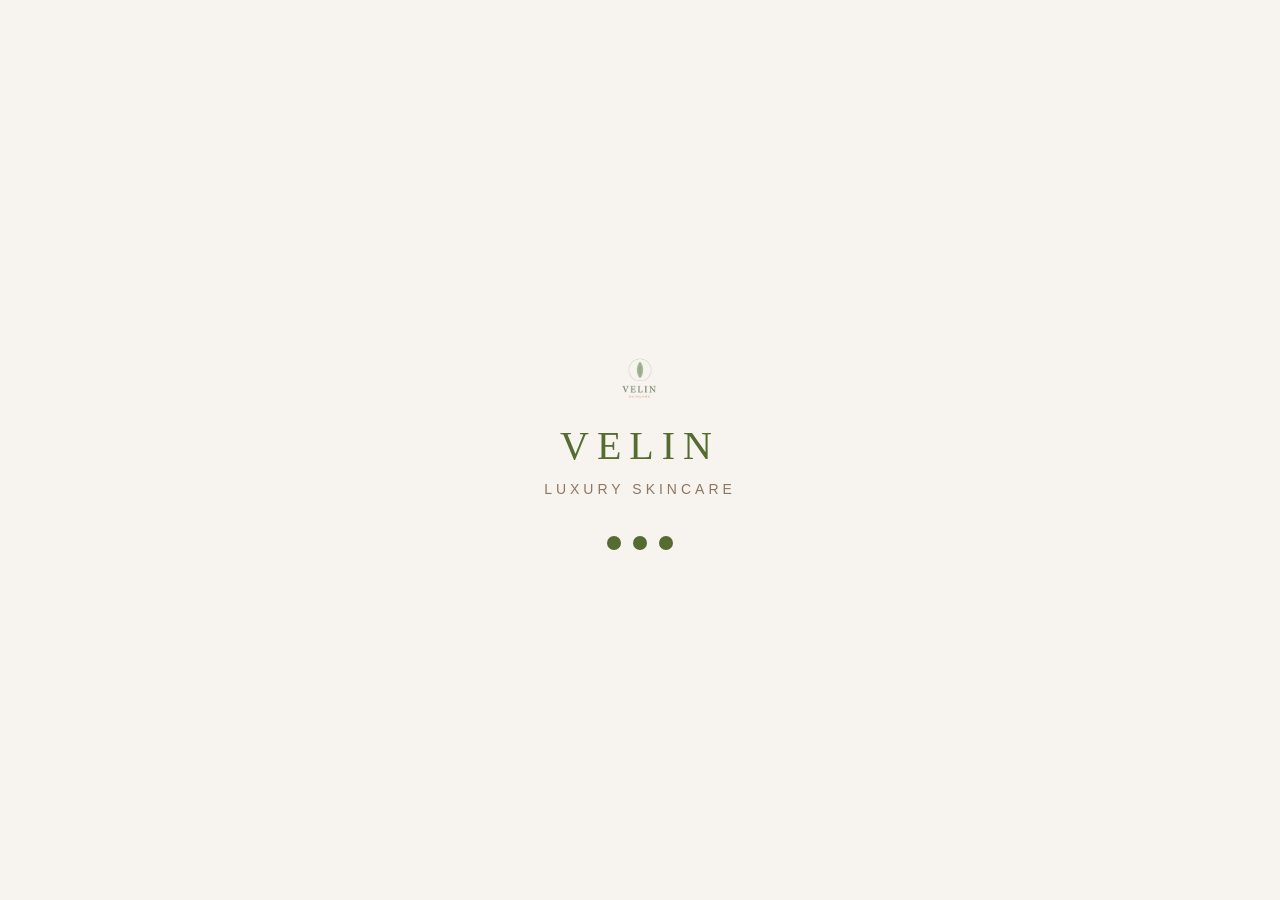
<file: my_cart.html>
<!DOCTYPE html>
<html lang="en">
    <head>
        <meta charset="UTF-8">
        <meta name="viewport" content="width=device-width, initial-scale=1.0">
        <title>My Cart</title>
        <link rel="stylesheet" href="https://cdnjs.cloudflare.com/ajax/libs/font-awesome/6.5.2/css/all.min.css">
        <link href="https://cdn.jsdelivr.net/npm/bootstrap@5.3.8/dist/css/bootstrap.min.css" rel="stylesheet">
        <link rel="stylesheet" href="stylesheet.css">
    </head>
    <body>
        <!-- Logo Loader -->
        <div id="loader">
            <div class="loader-container">
                <img src="velin_skincare_logo.png" alt="VELIN Logo" class="loader-logo">
                <h2>VELIN</h2>
                <p>Luxury Skincare</p>
                <div class="dots">
                    <span></span>
                    <span></span>
                    <span></span>
                </div>
            </div>
        </div>

        <!-- Website -->
        <div id="content">
            <header>
                <div class="container mx-auto">
                    <div class="marquee">
                        <div class="marquee-content">
                            🌿 Natural Ingredients &nbsp; | &nbsp;
                            Free Shipping &nbsp; | &nbsp;
                            Get 15% off on your first order — use code VELIN15 &nbsp; | &nbsp;
                            Luxury Skincare 🌸
                        </div>
                    </div>

                    <div class="row">
                        <nav class="navbar">
                            <a href="index.html" class="navbar-logo">
                                <img src="velin_skincare_logo.png" alt="velin_skincare_logo">
                            </a>

                            <ul class="nav-menu">
                                <li class="nav-item"><a class="nav-link" href="index.html">Home</a></li>
                                <li class="nav-item"><a class="nav-link" href="about.html">About</a></li>
                                <li class="nav-item"><a class="nav-link" href="contact.html">Contact</a></li>
                                <li class="nav-item dropdown">
                                    <a class="nav-link" dropdown-toggle href="Shop_Now.html" id="shopNowDropdown" role="button" data-bs-toggle="dropdown" aria-expanded="false">
                                        Shop Now
                                    </a>
                                    <ul class="dropdown-menu" aria-labelledby="shopNowDropdown">
                                        <li><a class="dropdown-item" href="Shop_Now.html">All Products</a></li>
                                        <li><a class="dropdown-item" href="shop_cleansers.html">Cleansers</a></li>
                                        <li><a class="dropdown-item" href="shop_toners.html">Toners</a></li>
                                        <li><a class="dropdown-item" href="shop_serums.html">Serums</a></li>
                                        <li><a class="dropdown-item" href="shop_moisturizers.html">Moisturizers</a></li>
                                        <li><a class="dropdown-item" href="shop_sunscreen.html">Sunscreen</a></li>
                                        <li><a class="dropdown-item" href="shop_masks.html">Masks</a></li>
                                        <li><hr class="dropdown-divider"></li>
                                        <li><a class="dropdown-item" href="#">New Arrivals</a></li>
                                        <li><a class="dropdown-item" href="shop_gift_sets.html">Gift Sets</a></li>
                                    </ul>
                                </li>
                                <li class="nav-item"><a class="nav-link" href="wishlist.html">My Wishlist</a></li>
                                <li class="nav-item"><a class="nav-link" href="my_profile.html">My Profile</a></li>
                                <li class="nav-item">
                                    <a class="nav-link active" aria-current="page" href="my_cart.html">
                                        <i class="fa-solid fa-cart-arrow-down"></i> My Cart
                                    </a>
                                </li>
                            </ul>

                            <form class="search-form" role="search">
                            <button class="search-btn" type="submit">
                                <i class="fa-solid fa-magnifying-glass"></i>
                            </button>
                            <input class="search-input" type="search" placeholder="Search" aria-label="Search"/>
                            </form>
                        </nav>
                    </div>
                </div>
            </header>
            <main>
                <section class="cart-page">
                    <h1>Your Cart</h1>

                    <div class="cart-layout">
                        <div class="cart-items">
                            <div class="cart-item">
                                <img src="green_tea_serum.jpg" alt="Green Tea Serum">
                                <div class="item-details">
                                <h4>Green Tea Serum</h4>
                                <p>Quantity: 1</p>
                                </div>
                                <p class="item-price">₹529</p>
                                <button class="remove-item">×</button>
                            </div>
                            <div class="cart-item">
                                <img src="rosewater_toner.jpg" alt="Rosewater Toner">
                                <div class="item-details">
                                    <h4>Rosewater Toner</h4>
                                    <p>Quantity: 2</p>
                                </div>
                                <p class="item-price">₹998</p>
                                <button class="remove-item">×</button>
                            </div>
                        </div>

                        <div class="order-summary">
                            <h3>Order Summary</h3>

                            <div class="coupon-box">
                                <input type="text" placeholder="Enter coupon code" value="VELIN15">
                                <button class="apply-coupon">Apply</button>
                            </div>

                            <div class="summary-row"><span>Subtotal</span><span>₹1,527</span></div>
                            <div class="summary-row"><span>Shipping</span><span>Free</span></div>
                            <div class="summary-row discount-row"><span>Coupon (VELIN15)</span><span>−15%</span></div>
                            <div class="summary-row total"><span>Total</span><span>₹1297.95</span></div>
                            <button class="checkout-btn">Checkout</button>
                        </div>
                    </div>
                </section>
            </main>
                

            <!-- Footer section -->
            
            <footer class="site-footer">
                <div class="footer-top">

                    <div class="footer-col brand-col">
                        <h3 class="footer-logo">VELIN</h3>
                        <p>Clean beauty, quietly powerful.</p>
                        <div class="social-icons">
                            <a href="#">IG</a>
                            <a href="#">FB</a>
                            <a href="#">PIN</a>
                        </div>
                    </div>

                    <div class="footer-col">
                        <h4>Shop</h4>
                        <ul>
                            <li><a href="Shop_Now.html">All Products</a></li>
                            <li><a href="#">Bestsellers</a></li>
                            <li><a href="#">New Arrivals</a></li>
                            <li><a href="#">Gift Sets</a></li>
                        </ul>
                    </div>

                    <div class="footer-col">
                        <h4>Help</h4>
                        <ul>
                            <li><a href="contact.html">Contact Us</a></li>
                            <li><a href="#">FAQs</a></li>
                            <li><a href="#">Shipping & Returns</a></li>
                            <li><a href="#">Track Order</a></li>
                        </ul>
                    </div>

                    <div class="footer-col">
                        <h4>Company</h4>
                        <ul>
                            <li><a href="about.html">About Us</a></li>
                            <li><a href="#">Our Story</a></li>
                            <li><a href="#">Ingredients</a></li>
                            <li><a href="#">Sustainability</a></li>
                        </ul>
                    </div>

                    <div class="footer-col newsletter-col">
                        <h4>Stay in the Loop</h4>
                        <p>Get 15% off your first order</p>
                        <form class="footer-newsletter">
                            <input type="email" placeholder="Your email">
                            <button type="submit">Subscribe</button>
                        </form>
                    </div>

                </div>

                <div class="footer-bottom">
                    <p>&copy; 2026 Velin Skincare. All rights reserved.</p>
                    <div class="footer-legal">
                    <a href="#">Privacy Policy</a>
                    <a href="#">Terms of Service</a>
                    <a href="#">Cookie Policy</a>
                    </div>
                </div>

                <div class="footer-disclaimer">
                    <p>Velin is a fictional concept created for educational/portfolio purposes. Product photography is AI-generated.</p>
                </div>
            </footer>
        </div>

        <script src="https://cdn.jsdelivr.net/npm/bootstrap@5.3.8/dist/js/bootstrap.bundle.min.js"></script>
        <script src="script.js"></script>
    </body>
</html>
</file>
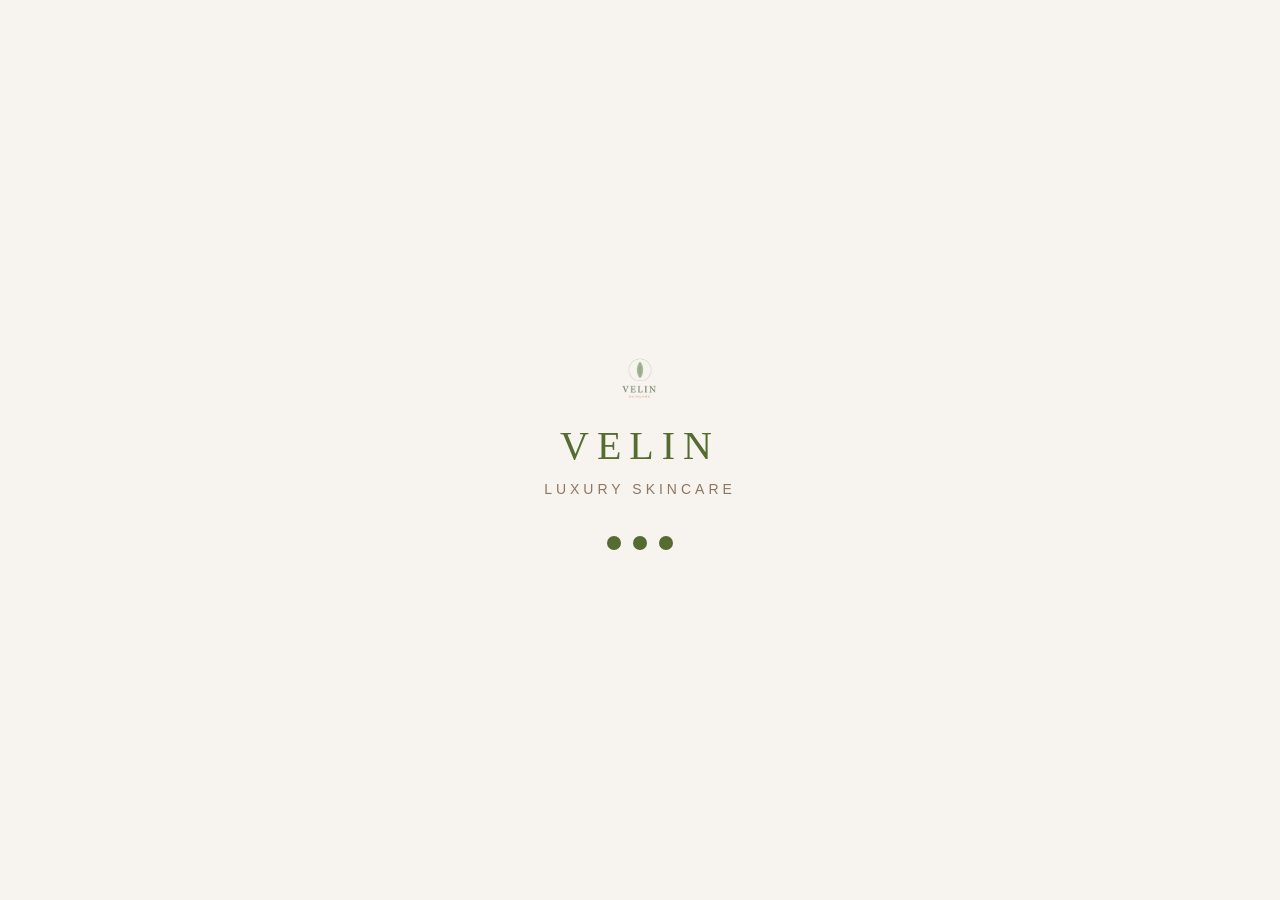
<file: my_profile.html>
<!DOCTYPE html>
<html lang="en">
    <head>
        <meta charset="UTF-8">
        <meta name="viewport" content="width=device-width, initial-scale=1.0">
        <title>My Profile</title>
        <link rel="stylesheet" href="https://cdnjs.cloudflare.com/ajax/libs/font-awesome/6.5.2/css/all.min.css">
        <link href="https://cdn.jsdelivr.net/npm/bootstrap@5.3.8/dist/css/bootstrap.min.css" rel="stylesheet">
        <link rel="stylesheet" href="stylesheet.css">
    </head>
    <body>
        <!-- Logo Loader -->
        <div id="loader">
            <div class="loader-container">
                <img src="velin_skincare_logo.png" alt="VELIN Logo" class="loader-logo">
                <h2>VELIN</h2>
                <p>Luxury Skincare</p>
                <div class="dots">
                    <span></span>
                    <span></span>
                    <span></span>
                </div>
            </div>
        </div>

        <!-- Website -->
        <div id="content">
            <header>
                <div class="container mx-auto">
                    <div class="marquee">
                        <div class="marquee-content">
                            🌿 Natural Ingredients &nbsp; | &nbsp;
                            Free Shipping &nbsp; | &nbsp;
                            Get 15% off on your first order — use code VELIN15 &nbsp; | &nbsp;
                            Luxury Skincare 🌸
                        </div>
                    </div>

                    <div class="row">
                        <nav class="navbar">
                            <a href="index.html" class="navbar-logo">
                                <img src="velin_skincare_logo.png" alt="velin_skincare_logo">
                            </a>

                            <ul class="nav-menu">
                                <li class="nav-item"><a class="nav-link" href="index.html">Home</a></li>
                                <li class="nav-item"><a class="nav-link" href="about.html">About</a></li>
                                <li class="nav-item"><a class="nav-link" href="contact.html">Contact</a></li>
                                <li class="nav-item dropdown">
                                    <a class="nav-link" dropdown-toggle href="Shop_Now.html" id="shopNowDropdown" role="button" data-bs-toggle="dropdown" aria-expanded="false">
                                        Shop Now
                                    </a>
                                    <ul class="dropdown-menu" aria-labelledby="shopNowDropdown">
                                        <li><a class="dropdown-item" href="Shop_Now.html">All Products</a></li>
                                        <li><a class="dropdown-item" href="shop_cleansers.html">Cleansers</a></li>
                                        <li><a class="dropdown-item" href="shop_toners.html">Toners</a></li>
                                        <li><a class="dropdown-item" href="shop_serums.html">Serums</a></li>
                                        <li><a class="dropdown-item" href="shop_moisturizers.html">Moisturizers</a></li>
                                        <li><a class="dropdown-item" href="shop_sunscreen.html">Sunscreen</a></li>
                                        <li><a class="dropdown-item" href="shop_masks.html">Masks</a></li>
                                        <li><hr class="dropdown-divider"></li>
                                        <li><a class="dropdown-item" href="#">New Arrivals</a></li>
                                        <li><a class="dropdown-item" href="shop_gift_sets.html">Gift Sets</a></li>
                                    </ul>
                                </li>
                                <li class="nav-item"><a class="nav-link" href="wishlist.html">My Wishlist</a></li>
                                <li class="nav-item"><a class="nav-link active" aria-current="page" href="my_profile.html">My Profile</a></li>
                                <li class="nav-item">
                                    <a class="nav-link" href="my_cart.html">
                                        <i class="fa-solid fa-cart-arrow-down"></i> My Cart
                                    </a>
                                </li>
                            </ul>

                            <form class="search-form" role="search">
                            <button class="search-btn" type="submit">
                                <i class="fa-solid fa-magnifying-glass"></i>
                            </button>
                            <input class="search-input" type="search" placeholder="Search" aria-label="Search"/>
                            </form>
                        </nav>
                    </div>
                </div>
            </header>
            <main>
                <section class="profile-page">
                    <div class="profile-sidebar">
                        <div class="profile-avatar">XY</div>
                        <h3>Xyz A.</h3>
                        <ul class="profile-nav">
                        <li class="active">Account Details</li>
                        <li>Order History</li>
                        <li>Saved Addresses</li>
                        <li>Logout</li>
                        </ul>
                    </div>

                    <div class="profile-content">
                        <h2>Account Details</h2>
                        <form class="profile-form">
                        <label>Full Name</label>
                        <input type="text" value="Xyz A.">
                        <label>Email</label>
                        <input type="email" value="xyz@email.com">
                        <label>Phone</label>
                        <input type="text" value="xxxxx xxxxx">
                        <button type="submit">Save Changes</button>
                        </form>
                    </div>
                </section>
            </main>
                

            <!-- Footer section -->
            
            <footer class="site-footer">
                <div class="footer-top">

                    <div class="footer-col brand-col">
                        <h3 class="footer-logo">VELIN</h3>
                        <p>Clean beauty, quietly powerful.</p>
                        <div class="social-icons">
                            <a href="#">IG</a>
                            <a href="#">FB</a>
                            <a href="#">PIN</a>
                        </div>
                    </div>

                    <div class="footer-col">
                        <h4>Shop</h4>
                        <ul>
                            <li><a href="Shop_Now.html">All Products</a></li>
                            <li><a href="#">Bestsellers</a></li>
                            <li><a href="#">New Arrivals</a></li>
                            <li><a href="#">Gift Sets</a></li>
                        </ul>
                    </div>

                    <div class="footer-col">
                        <h4>Help</h4>
                        <ul>
                            <li><a href="contact.html">Contact Us</a></li>
                            <li><a href="#">FAQs</a></li>
                            <li><a href="#">Shipping & Returns</a></li>
                            <li><a href="#">Track Order</a></li>
                        </ul>
                    </div>

                    <div class="footer-col">
                        <h4>Company</h4>
                        <ul>
                            <li><a href="about.html">About Us</a></li>
                            <li><a href="#">Our Story</a></li>
                            <li><a href="#">Ingredients</a></li>
                            <li><a href="#">Sustainability</a></li>
                        </ul>
                    </div>

                    <div class="footer-col newsletter-col">
                        <h4>Stay in the Loop</h4>
                        <p>Get 15% off your first order</p>
                        <form class="footer-newsletter">
                            <input type="email" placeholder="Your email">
                            <button type="submit">Subscribe</button>
                        </form>
                    </div>

                </div>

                <div class="footer-bottom">
                    <p>&copy; 2026 Velin Skincare. All rights reserved.</p>
                    <div class="footer-legal">
                    <a href="#">Privacy Policy</a>
                    <a href="#">Terms of Service</a>
                    <a href="#">Cookie Policy</a>
                    </div>
                </div>

                <div class="footer-disclaimer">
                    <p>Velin is a fictional concept created for educational/portfolio purposes. Product photography is AI-generated.</p>
                </div>
            </footer>
        </div>

        <script src="https://cdn.jsdelivr.net/npm/bootstrap@5.3.8/dist/js/bootstrap.bundle.min.js"></script>
        <script src="script.js"></script>
    </body>
</html>
</file>
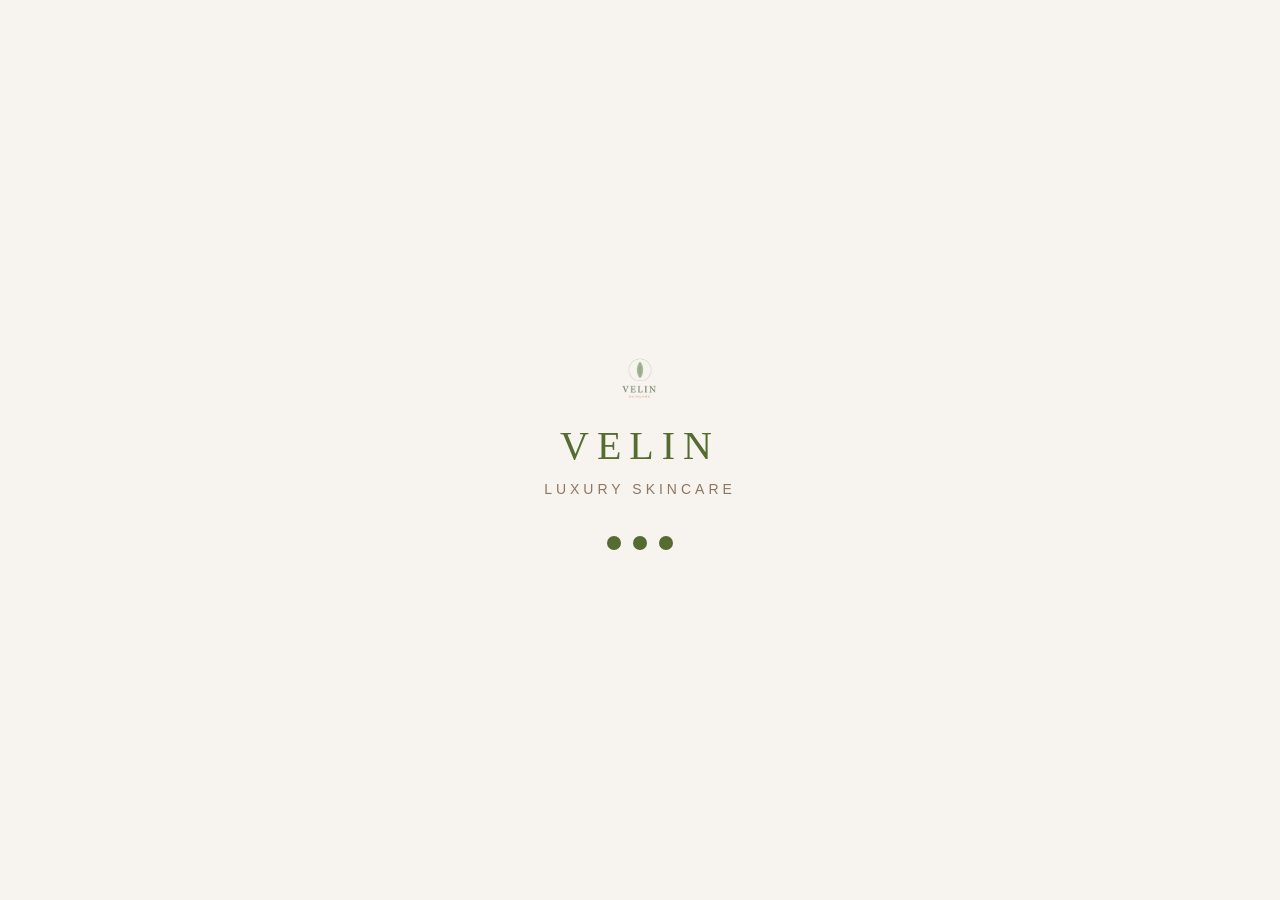
<file: shop_cleansers.html>
<!DOCTYPE html>
<html lang="en">
    <head>
        <meta charset="UTF-8">
        <meta name="viewport" content="width=device-width, initial-scale=1.0">
        <title>Cleansers</title>
        <link rel="stylesheet" href="https://cdnjs.cloudflare.com/ajax/libs/font-awesome/6.5.2/css/all.min.css">
        <link href="https://cdn.jsdelivr.net/npm/bootstrap@5.3.8/dist/css/bootstrap.min.css" rel="stylesheet">
        <link rel="stylesheet" href="stylesheet.css">
    </head>
    <body>
        <!-- Logo Loader -->
        <div id="loader">
            <div class="loader-container">
                <img src="velin_skincare_logo.png" alt="VELIN Logo" class="loader-logo">
                <h2>VELIN</h2>
                <p>Luxury Skincare</p>
                <div class="dots">
                    <span></span>
                    <span></span>
                    <span></span>
                </div>
            </div>
        </div>

        <!-- Website -->
        <div id="content">
            <header>
                <div class="container mx-auto">
                    <div class="marquee">
                        <div class="marquee-content">
                            🌿 Natural Ingredients &nbsp; | &nbsp;
                            Free Shipping &nbsp; | &nbsp;
                            Get 15% off on your first order — use code VELIN15 &nbsp; | &nbsp;
                            Luxury Skincare 🌸
                        </div>
                    </div>

                    <div class="row">
                        <nav class="navbar">
                            <a href="index.html" class="navbar-logo">
                                <img src="velin_skincare_logo.png" alt="velin_skincare_logo">
                            </a>

                            <ul class="nav-menu">
                                <li class="nav-item"><a class="nav-link" href="index.html">Home</a></li>
                                <li class="nav-item"><a class="nav-link" href="about.html">About</a></li>
                                <li class="nav-item"><a class="nav-link" href="contact.html">Contact</a></li>
                                <li class="nav-item dropdown">
                                    <a class="nav-link active" aria-current="page" dropdown-toggle href="Shop_Now.html" id="shopNowDropdown" role="button" data-bs-toggle="dropdown" aria-expanded="false">
                                        Shop Now
                                    </a>
                                    <ul class="dropdown-menu" aria-labelledby="shopNowDropdown">
                                        <li><a class="dropdown-item" href="Shop_Now.html">All Products</a></li>
                                        <li><a class="dropdown-item" href="shop_cleansers.html">Cleansers</a></li>
                                        <li><a class="dropdown-item" href="shop_toners.html">Toners</a></li>
                                        <li><a class="dropdown-item" href="shop_serums.html">Serums</a></li>
                                        <li><a class="dropdown-item" href="shop_moisturizers.html">Moisturizers</a></li>
                                        <li><a class="dropdown-item" href="shop_sunscreen.html">Sunscreen</a></li>
                                        <li><a class="dropdown-item" href="shop_masks.html">Masks</a></li>
                                        <li><hr class="dropdown-divider"></li>
                                        <li><a class="dropdown-item" href="#">New Arrivals</a></li>
                                        <li><a class="dropdown-item" href="shop_gift_sets.html">Gift Sets</a></li>
                                    </ul>
                                </li>
                                <li class="nav-item"><a class="nav-link" href="wishlist.html">My Wishlist</a></li>
                                <li class="nav-item"><a class="nav-link" href="my_profile.html">My Profile</a></li>
                                <li class="nav-item">
                                    <a class="nav-link" href="my_cart.html">
                                    <i class="fa-solid fa-cart-arrow-down"></i> My Cart
                                    </a>
                                </li>
                            </ul>

                            <form class="search-form" role="search">
                            <button class="search-btn" type="submit">
                                <i class="fa-solid fa-magnifying-glass"></i>
                            </button>
                            <input class="search-input" type="search" placeholder="Search" aria-label="Search"/>
                            </form>
                        </nav>
                    </div>
                </div>
            </header>
            <main>
                <section>
                    <div class="shop-toolbar">
                        <div class="filters">
                            <select><option>All Skin Types</option>...</select>
                        </div>
                        <select class="sort-dropdown">
                            <option>Sort by: Best Selling</option>
                            <option>Price: Low to High</option>
                            <option>Price: High to Low</option>
                            <option>Newest</option>
                        </select>
                    </div>
                    <div class="product-grid">

                        <div class="product-card" data-category="Cleansers">
                            <img src="Facial_cleanser.jpg" alt="Gentle Cleanser">
                            <h4>Gentle Cleanser</h4>
                            <p class="price">₹349</p>
                            <button class="add-to-cart">Add to Cart</button>
                        </div>
                        <div class="product-card" data-category="Cleansers">
                            <img src="cleanser 1.jpg" alt="Micellar Water">
                            <h4>Micellar Water</h4>
                            <p class="price">₹249</p>
                            <button class="add-to-cart">Add to Cart</button>
                        </div>
                        <div class="product-card" data-category="Cleansers">
                            <img src="cleanser 2.jpg" alt="Neem & Tulsi Purifying Cleanser">
                            <h4>Neem & Tulsi Purifying Cleanser</h4>
                            <p class="price">₹499</p>
                            <button class="add-to-cart">Add to Cart</button>
                        </div>

                    
                    </div>
                </section>
            </main>
            <!-- Footer section -->
            
            <footer class="site-footer">
                <div class="footer-top">

                    <div class="footer-col brand-col">
                        <h3 class="footer-logo">VELIN</h3>
                        <p>Clean beauty, quietly powerful.</p>
                        <div class="social-icons">
                            <a href="#">IG</a>
                            <a href="#">FB</a>
                            <a href="#">PIN</a>
                        </div>
                    </div>

                    <div class="footer-col">
                        <h4>Shop</h4>
                        <ul>
                            <li><a href="Shop_Now.html">All Products</a></li>
                            <li><a href="#">Bestsellers</a></li>
                            <li><a href="#">New Arrivals</a></li>
                            <li><a href="#">Gift Sets</a></li>
                        </ul>
                    </div>

                    <div class="footer-col">
                        <h4>Help</h4>
                        <ul>
                            <li><a href="contact.html">Contact Us</a></li>
                            <li><a href="#">FAQs</a></li>
                            <li><a href="#">Shipping & Returns</a></li>
                            <li><a href="#">Track Order</a></li>
                        </ul>
                    </div>

                    <div class="footer-col">
                        <h4>Company</h4>
                        <ul>
                            <li><a href="about.html">About Us</a></li>
                            <li><a href="#">Our Story</a></li>
                            <li><a href="#">Ingredients</a></li>
                            <li><a href="#">Sustainability</a></li>
                        </ul>
                    </div>

                    <div class="footer-col newsletter-col">
                        <h4>Stay in the Loop</h4>
                        <p>Get 15% off your first order</p>
                        <form class="footer-newsletter">
                            <input type="email" placeholder="Your email">
                            <button type="submit">Subscribe</button>
                        </form>
                    </div>

                </div>

                <div class="footer-bottom">
                    <p>&copy; 2026 Velin Skincare. All rights reserved.</p>
                    <div class="footer-legal">
                    <a href="#">Privacy Policy</a>
                    <a href="#">Terms of Service</a>
                    <a href="#">Cookie Policy</a>
                    </div>
                </div>

                <div class="footer-disclaimer">
                    <p>Velin is a fictional concept created for educational/portfolio purposes. Product photography is AI-generated.</p>
                </div>
            </footer>
        </div>

        <script src="https://cdn.jsdelivr.net/npm/bootstrap@5.3.8/dist/js/bootstrap.bundle.min.js"></script>
        <script src="script.js"></script>
    </body>
</html>
</file>
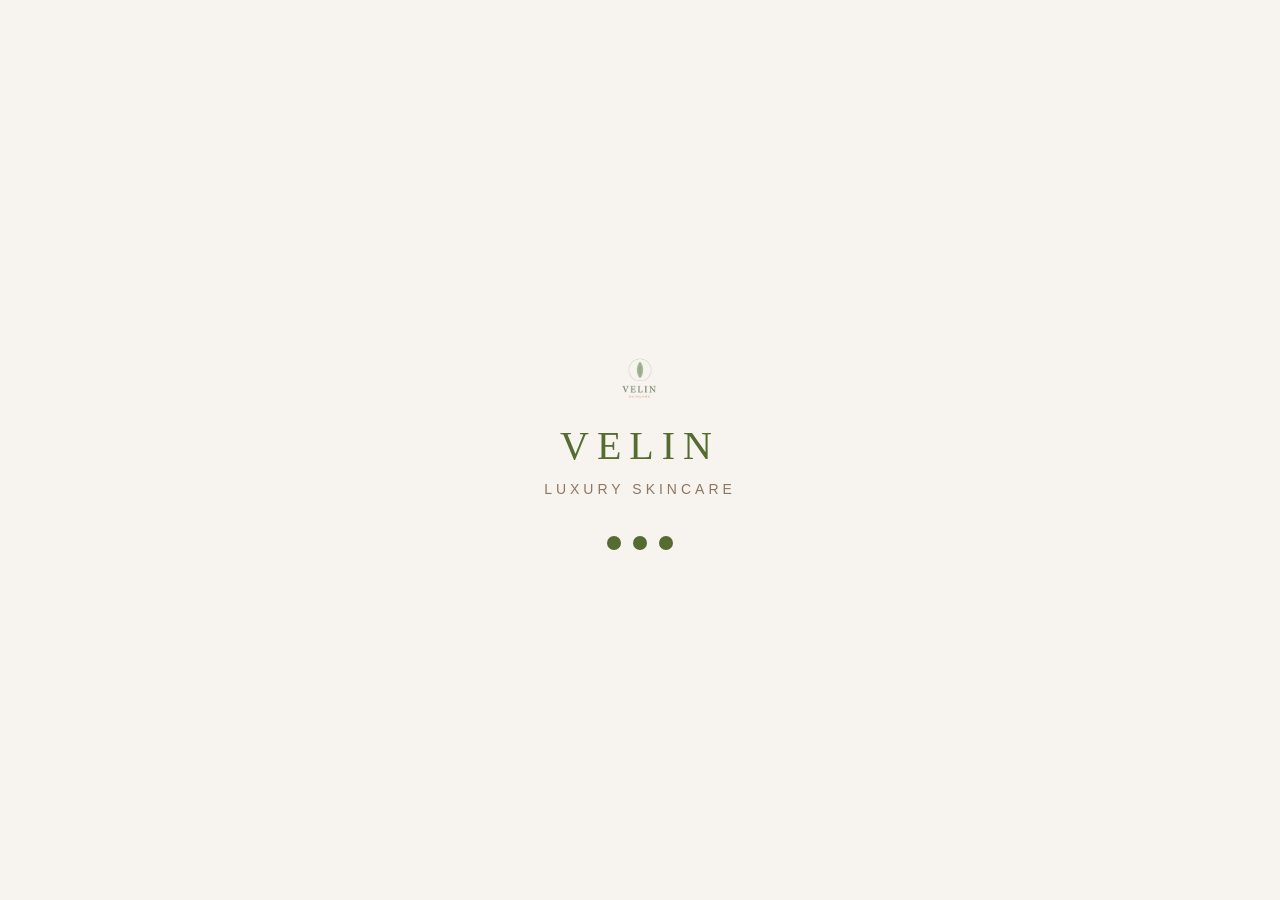
<file: shop_gift_sets.html>
<!DOCTYPE html>
<html lang="en">
    <head>
        <meta charset="UTF-8">
        <meta name="viewport" content="width=device-width, initial-scale=1.0">
        <title>Gift Sets</title>
        <link rel="stylesheet" href="https://cdnjs.cloudflare.com/ajax/libs/font-awesome/6.5.2/css/all.min.css">
        <link href="https://cdn.jsdelivr.net/npm/bootstrap@5.3.8/dist/css/bootstrap.min.css" rel="stylesheet">
        <link rel="stylesheet" href="stylesheet.css">
    </head>
    <body>
        <!-- Logo Loader -->
        <div id="loader">
            <div class="loader-container">
                <img src="velin_skincare_logo.png" alt="VELIN Logo" class="loader-logo">
                <h2>VELIN</h2>
                <p>Luxury Skincare</p>
                <div class="dots">
                    <span></span>
                    <span></span>
                    <span></span>
                </div>
            </div>
        </div>

        <!-- Website -->
        <div id="content">
            <header>
                <div class="container mx-auto">
                    <div class="marquee">
                        <div class="marquee-content">
                            🌿 Natural Ingredients &nbsp; | &nbsp;
                            Free Shipping &nbsp; | &nbsp;
                            Get 15% off on your first order — use code VELIN15 &nbsp; | &nbsp;
                            Luxury Skincare 🌸
                        </div>
                    </div>

                    <div class="row">
                        <nav class="navbar">
                            <a href="index.html" class="navbar-logo">
                                <img src="velin_skincare_logo.png" alt="velin_skincare_logo">
                            </a>

                            <ul class="nav-menu">
                                <li class="nav-item"><a class="nav-link" href="index.html">Home</a></li>
                                <li class="nav-item"><a class="nav-link" href="about.html">About</a></li>
                                <li class="nav-item"><a class="nav-link" href="contact.html">Contact</a></li>
                                <li class="nav-item dropdown">
                                    <a class="nav-link active" aria-current="page" dropdown-toggle href="Shop_Now.html" id="shopNowDropdown" role="button" data-bs-toggle="dropdown" aria-expanded="false">
                                        Shop Now
                                    </a>
                                    <ul class="dropdown-menu" aria-labelledby="shopNowDropdown">
                                        <li><a class="dropdown-item" href="Shop_Now.html">All Products</a></li>
                                        <li><a class="dropdown-item" href="shop_cleansers.html">Cleansers</a></li>
                                        <li><a class="dropdown-item" href="shop_toners.html">Toners</a></li>
                                        <li><a class="dropdown-item" href="shop_serums.html">Serums</a></li>
                                        <li><a class="dropdown-item" href="shop_moisturizers.html">Moisturizers</a></li>
                                        <li><a class="dropdown-item" href="shop_sunscreen.html">Sunscreen</a></li>
                                        <li><a class="dropdown-item" href="shop_masks.html">Masks</a></li>
                                        <li><hr class="dropdown-divider"></li>
                                        <li><a class="dropdown-item" href="#">New Arrivals</a></li>
                                        <li><a class="dropdown-item" href="shop_gift_sets.html">Gift Sets</a></li>
                                    </ul>
                                </li>
                                <li class="nav-item"><a class="nav-link" href="wishlist.html">My Wishlist</a></li>
                                <li class="nav-item"><a class="nav-link" href="my_profile.html">My Profile</a></li>
                                <li class="nav-item">
                                    <a class="nav-link" href="my_cart.html">
                                    <i class="fa-solid fa-cart-arrow-down"></i> My Cart
                                    </a>
                                </li>
                            </ul>

                            <form class="search-form" role="search">
                            <button class="search-btn" type="submit">
                                <i class="fa-solid fa-magnifying-glass"></i>
                            </button>
                            <input class="search-input" type="search" placeholder="Search" aria-label="Search"/>
                            </form>
                        </nav>
                    </div>
                </div>
            </header>
            <main>
                <section>
                    <div class="shop-toolbar">
                        <div class="filters">
                            <select><option>All Skin Types</option>...</select>
                        </div>
                        <select class="sort-dropdown">
                            <option>Sort by: Best Selling</option>
                            <option>Price: Low to High</option>
                            <option>Price: High to Low</option>
                            <option>Newest</option>
                        </select>
                    </div>
                    <div class="product-grid">
                        <div class="product-card" data-category="Toners">
                            <img src="combo 1.jpg" alt="The Morning Ritual Kit">
                            <h4>The Morning Ritual Kit</h4>
                            <p>(Neem & Tulsi Cleanser + Rose & Cucumber Toner + Aloe Vera Sunscreen)</p>
                            <p class="price">₹1,499</p>
                            <button class="add-to-cart">Add to Cart</button>
                        </div>
                        <div class="product-card" data-category="Toners">
                            <img src="combo 2.jpg"The Glow Getter Set">
                            <h4>The Glow Getter Set</h4>
                            <p>(Turmeric & Vitamin C Serum + Green Tea Serum + Clay Mask)</p>
                            <p class="price">₹1,799</p>
                            <button class="add-to-cart">Add to Cart</button>
                        </div>
                        <div class="product-card" data-category="Toners">
                            <img src="combo 3.jpg" alt="The Complete Ritual Box">
                            <h4>The Complete Ritual Box</h4>
                            <p>(All 6 products — Cleanser, Toner, Both Serums, Sunscreen, Mask)</p>
                            <p class="price">₹2,999</p>
                            <button class="add-to-cart">Add to Cart</button>
                        </div>

                    </div>
                </section>
            </main>
            <!-- Footer section -->
            
            <footer class="site-footer">
                <div class="footer-top">

                    <div class="footer-col brand-col">
                        <h3 class="footer-logo">VELIN</h3>
                        <p>Clean beauty, quietly powerful.</p>
                        <div class="social-icons">
                            <a href="#">IG</a>
                            <a href="#">FB</a>
                            <a href="#">PIN</a>
                        </div>
                    </div>

                    <div class="footer-col">
                        <h4>Shop</h4>
                        <ul>
                            <li><a href="Shop_Now.html">All Products</a></li>
                            <li><a href="#">Bestsellers</a></li>
                            <li><a href="#">New Arrivals</a></li>
                            <li><a href="#">Gift Sets</a></li>
                        </ul>
                    </div>

                    <div class="footer-col">
                        <h4>Help</h4>
                        <ul>
                            <li><a href="contact.html">Contact Us</a></li>
                            <li><a href="#">FAQs</a></li>
                            <li><a href="#">Shipping & Returns</a></li>
                            <li><a href="#">Track Order</a></li>
                        </ul>
                    </div>

                    <div class="footer-col">
                        <h4>Company</h4>
                        <ul>
                            <li><a href="about.html">About Us</a></li>
                            <li><a href="#">Our Story</a></li>
                            <li><a href="#">Ingredients</a></li>
                            <li><a href="#">Sustainability</a></li>
                        </ul>
                    </div>

                    <div class="footer-col newsletter-col">
                        <h4>Stay in the Loop</h4>
                        <p>Get 15% off your first order</p>
                        <form class="footer-newsletter">
                            <input type="email" placeholder="Your email">
                            <button type="submit">Subscribe</button>
                        </form>
                    </div>

                </div>

                <div class="footer-bottom">
                    <p>&copy; 2026 Velin Skincare. All rights reserved.</p>
                    <div class="footer-legal">
                    <a href="#">Privacy Policy</a>
                    <a href="#">Terms of Service</a>
                    <a href="#">Cookie Policy</a>
                    </div>
                </div>

                <div class="footer-disclaimer">
                    <p>Velin is a fictional concept created for educational/portfolio purposes. Product photography is AI-generated.</p>
                </div>
            </footer>
        </div>

        <script src="https://cdn.jsdelivr.net/npm/bootstrap@5.3.8/dist/js/bootstrap.bundle.min.js"></script>
        <script src="script.js"></script>
    </body>
</html>
</file>
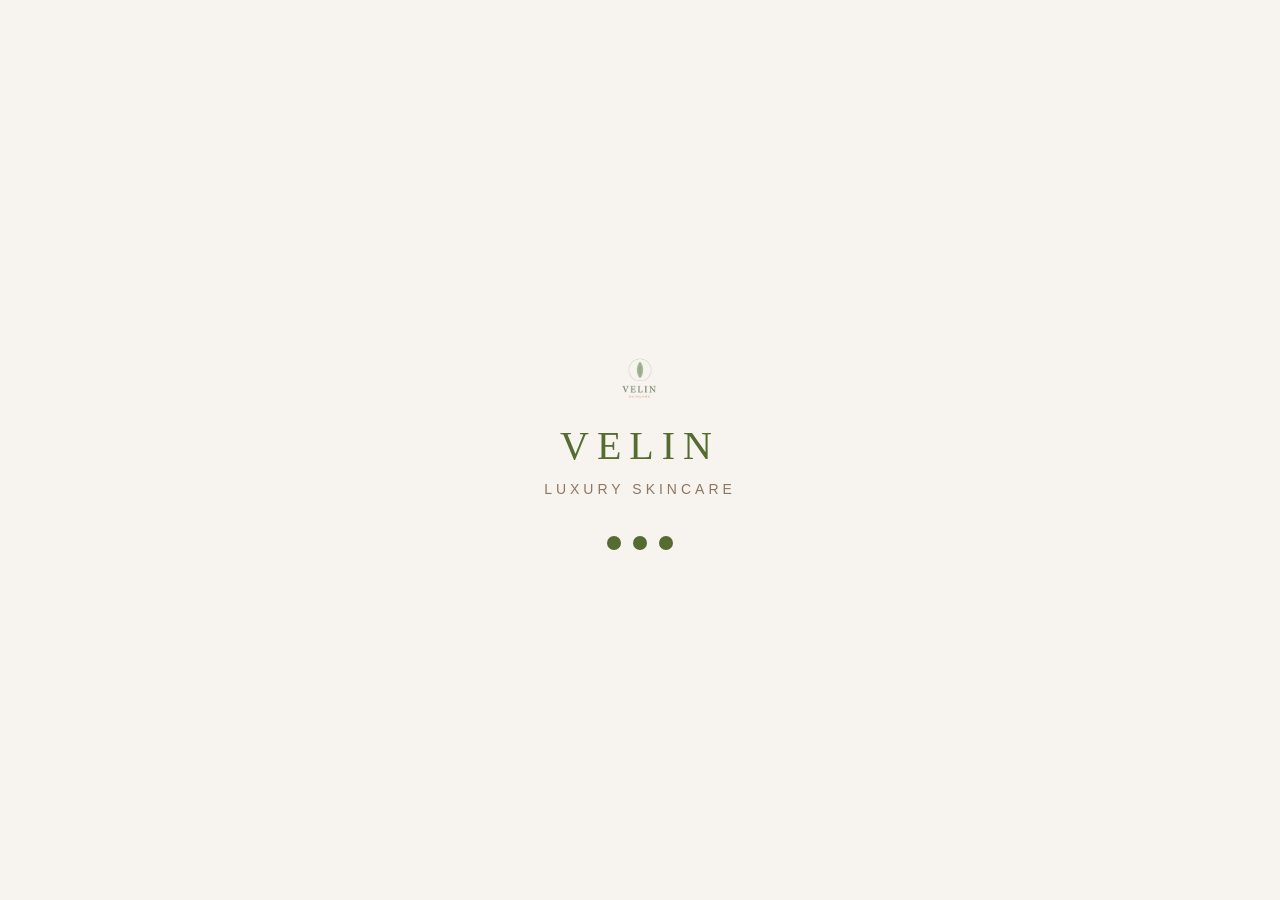
<file: shop_masks.html>
<!DOCTYPE html>
<html lang="en">
    <head>
        <meta charset="UTF-8">
        <meta name="viewport" content="width=device-width, initial-scale=1.0">
        <title>Masks</title>
        <link rel="stylesheet" href="https://cdnjs.cloudflare.com/ajax/libs/font-awesome/6.5.2/css/all.min.css">
        <link href="https://cdn.jsdelivr.net/npm/bootstrap@5.3.8/dist/css/bootstrap.min.css" rel="stylesheet">
        <link rel="stylesheet" href="stylesheet.css">
    </head>
    <body>
        <!-- Logo Loader -->
        <div id="loader">
            <div class="loader-container">
                <img src="velin_skincare_logo.png" alt="VELIN Logo" class="loader-logo">
                <h2>VELIN</h2>
                <p>Luxury Skincare</p>
                <div class="dots">
                    <span></span>
                    <span></span>
                    <span></span>
                </div>
            </div>
        </div>

        <!-- Website -->
        <div id="content">
            <header>
                <div class="container mx-auto">
                    <div class="marquee">
                        <div class="marquee-content">
                            🌿 Natural Ingredients &nbsp; | &nbsp;
                            Free Shipping &nbsp; | &nbsp;
                            Get 15% off on your first order — use code VELIN15 &nbsp; | &nbsp;
                            Luxury Skincare 🌸
                        </div>
                    </div>

                    <div class="row">
                        <nav class="navbar">
                            <a href="index.html" class="navbar-logo">
                                <img src="velin_skincare_logo.png" alt="velin_skincare_logo">
                            </a>

                            <ul class="nav-menu">
                                <li class="nav-item"><a class="nav-link" href="index.html">Home</a></li>
                                <li class="nav-item"><a class="nav-link" href="about.html">About</a></li>
                                <li class="nav-item"><a class="nav-link" href="contact.html">Contact</a></li>
                                <li class="nav-item dropdown">
                                    <a class="nav-link active" aria-current="page" dropdown-toggle href="Shop_Now.html" id="shopNowDropdown" role="button" data-bs-toggle="dropdown" aria-expanded="false">
                                        Shop Now
                                    </a>
                                    <ul class="dropdown-menu" aria-labelledby="shopNowDropdown">
                                        <li><a class="dropdown-item" href="Shop_Now.html">All Products</a></li>
                                        <li><a class="dropdown-item" href="shop_cleansers.html">Cleansers</a></li>
                                        <li><a class="dropdown-item" href="shop_toners.html">Toners</a></li>
                                        <li><a class="dropdown-item" href="shop_serums.html">Serums</a></li>
                                        <li><a class="dropdown-item" href="shop_moisturizers.html">Moisturizers</a></li>
                                        <li><a class="dropdown-item" href="shop_sunscreen.html">Sunscreen</a></li>
                                        <li><a class="dropdown-item" href="shop_masks.html">Masks</a></li>
                                        <li><hr class="dropdown-divider"></li>
                                        <li><a class="dropdown-item" href="#">New Arrivals</a></li>
                                        <li><a class="dropdown-item" href="shop_gift_sets.html">Gift Sets</a></li>
                                    </ul>
                                </li>
                                <li class="nav-item"><a class="nav-link" href="wishlist.html">My Wishlist</a></li>
                                <li class="nav-item"><a class="nav-link" href="my_profile.html">My Profile</a></li>
                                <li class="nav-item">
                                    <a class="nav-link" href="my_cart.html">
                                        <i class="fa-solid fa-cart-arrow-down"></i> My Cart
                                    </a>
                                </li>
                            </ul>

                            <form class="search-form" role="search">
                            <button class="search-btn" type="submit">
                                <i class="fa-solid fa-magnifying-glass"></i>
                            </button>
                            <input class="search-input" type="search" placeholder="Search" aria-label="Search"/>
                            </form>
                        </nav>
                    </div>
                </div>
            </header>
            <main>
                <section>
                    <div class="shop-toolbar">
                        <div class="filters">
                            <select><option>All Skin Types</option>...</select>
                        </div>
                        <select class="sort-dropdown">
                            <option>Sort by: Best Selling</option>
                            <option>Price: Low to High</option>
                            <option>Price: High to Low</option>
                            <option>Newest</option>
                        </select>
                    </div>
                    <div class="product-grid">

                        <div class="product-card" data-category="Masks">
                            <img src="clay_mask.jpg" alt="Clay Mask">
                            <h4>Clay Mask</h4>
                            <p class="price">₹449</p>
                            <button class="add-to-cart">Add to Cart</button>
                        </div>
                        <div class="product-card" data-category="Masks">
                            <img src="masks 1.jpg" alt="Sleeping Mask">
                            <h4>Sleeping Mask</h4>
                            <p class="price">₹329</p>
                            <button class="add-to-cart">Add to Cart</button>
                        </div>
                        <div class="product-card" data-category="Masks">
                            <img src="mask 2.jpg" alt="Multani Mitti & Sandalwood Clay Mask">
                            <h4>Multani Mitti & Sandalwood Clay Mask</h4>
                            <p class="price">₹549</p>
                            <button class="add-to-cart">Add to Cart</button>
                        </div>

                        

                    </div>
                </section>
            </main>
            <!-- Footer section -->
            
            <footer class="site-footer">
                <div class="footer-top">

                    <div class="footer-col brand-col">
                        <h3 class="footer-logo">VELIN</h3>
                        <p>Clean beauty, quietly powerful.</p>
                        <div class="social-icons">
                            <a href="#">IG</a>
                            <a href="#">FB</a>
                            <a href="#">PIN</a>
                        </div>
                    </div>

                    <div class="footer-col">
                        <h4>Shop</h4>
                        <ul>
                            <li><a href="Shop_Now.html">All Products</a></li>
                            <li><a href="#">Bestsellers</a></li>
                            <li><a href="#">New Arrivals</a></li>
                            <li><a href="#">Gift Sets</a></li>
                        </ul>
                    </div>

                    <div class="footer-col">
                        <h4>Help</h4>
                        <ul>
                            <li><a href="contact.html">Contact Us</a></li>
                            <li><a href="#">FAQs</a></li>
                            <li><a href="#">Shipping & Returns</a></li>
                            <li><a href="#">Track Order</a></li>
                        </ul>
                    </div>

                    <div class="footer-col">
                        <h4>Company</h4>
                        <ul>
                            <li><a href="about.html">About Us</a></li>
                            <li><a href="#">Our Story</a></li>
                            <li><a href="#">Ingredients</a></li>
                            <li><a href="#">Sustainability</a></li>
                        </ul>
                    </div>

                    <div class="footer-col newsletter-col">
                        <h4>Stay in the Loop</h4>
                        <p>Get 15% off your first order</p>
                        <form class="footer-newsletter">
                            <input type="email" placeholder="Your email">
                            <button type="submit">Subscribe</button>
                        </form>
                    </div>

                </div>

                <div class="footer-bottom">
                    <p>&copy; 2026 Velin Skincare. All rights reserved.</p>
                    <div class="footer-legal">
                    <a href="#">Privacy Policy</a>
                    <a href="#">Terms of Service</a>
                    <a href="#">Cookie Policy</a>
                    </div>
                </div>

                <div class="footer-disclaimer">
                    <p>Velin is a fictional concept created for educational/portfolio purposes. Product photography is AI-generated.</p>
                </div>
            </footer>
        </div>

        <script src="https://cdn.jsdelivr.net/npm/bootstrap@5.3.8/dist/js/bootstrap.bundle.min.js"></script>
        <script src="script.js"></script>
    </body>
</html>
</file>
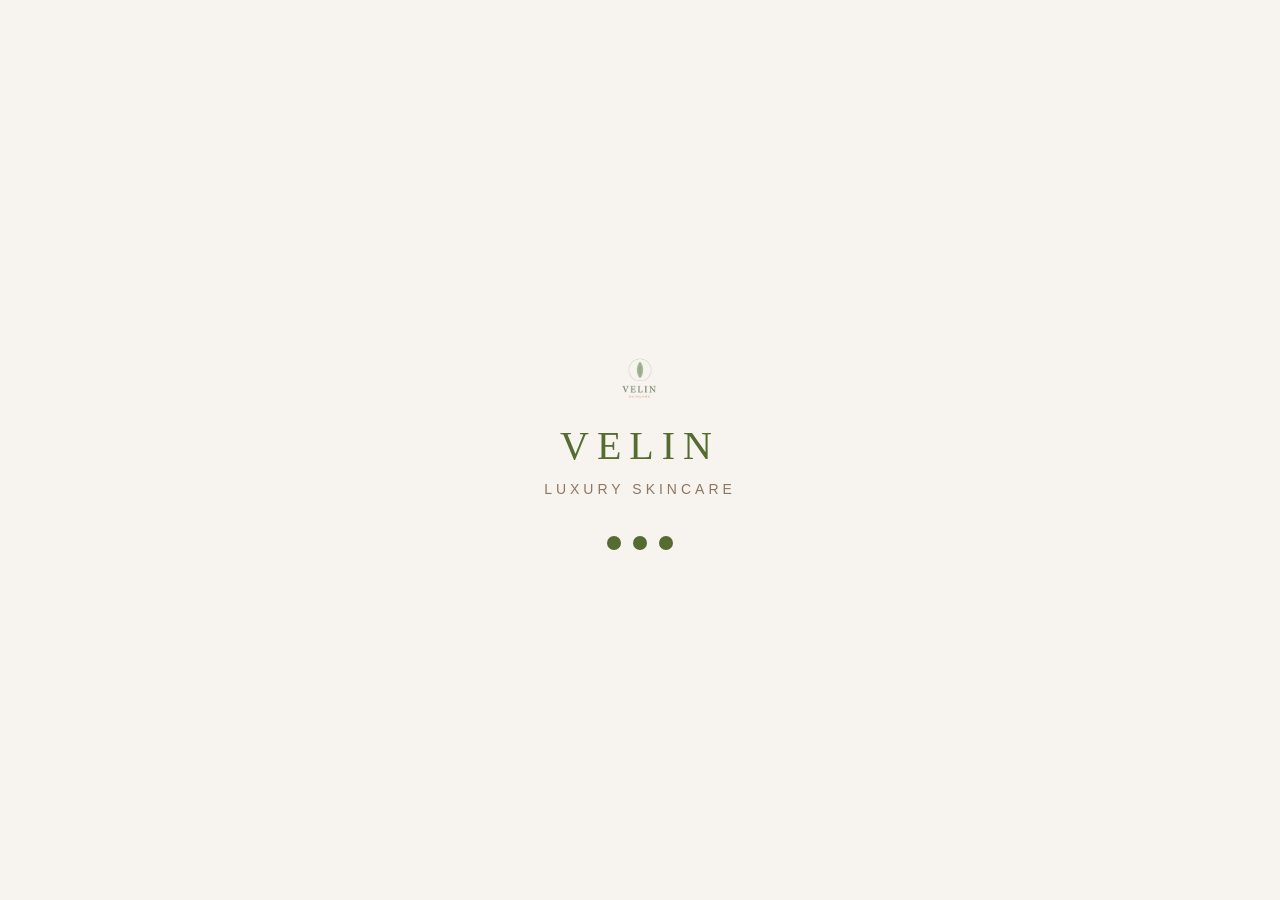
<file: shop_moisturizers.html>
<!DOCTYPE html>
<html lang="en">
    <head>
        <meta charset="UTF-8">
        <meta name="viewport" content="width=device-width, initial-scale=1.0">
        <title>Moisturizers</title>
        <link rel="stylesheet" href="https://cdnjs.cloudflare.com/ajax/libs/font-awesome/6.5.2/css/all.min.css">
        <link href="https://cdn.jsdelivr.net/npm/bootstrap@5.3.8/dist/css/bootstrap.min.css" rel="stylesheet">
        <link rel="stylesheet" href="stylesheet.css">
    </head>
    <body>
        <!-- Logo Loader -->
        <div id="loader">
            <div class="loader-container">
                <img src="velin_skincare_logo.png" alt="VELIN Logo" class="loader-logo">
                <h2>VELIN</h2>
                <p>Luxury Skincare</p>
                <div class="dots">
                    <span></span>
                    <span></span>
                    <span></span>
                </div>
            </div>
        </div>

        <!-- Website -->
        <div id="content">
            <header>
                <div class="container mx-auto">
                    <div class="marquee">
                        <div class="marquee-content">
                            🌿 Natural Ingredients &nbsp; | &nbsp;
                            Free Shipping &nbsp; | &nbsp;
                            Get 15% off on your first order — use code VELIN15 &nbsp; | &nbsp;
                            Luxury Skincare 🌸
                        </div>
                    </div>

                    <div class="row">
                        <nav class="navbar">
                            <a href="index.html" class="navbar-logo">
                                <img src="velin_skincare_logo.png" alt="velin_skincare_logo">
                            </a>

                            <ul class="nav-menu">
                                <li class="nav-item"><a class="nav-link" href="index.html">Home</a></li>
                                <li class="nav-item"><a class="nav-link" href="about.html">About</a></li>
                                <li class="nav-item"><a class="nav-link" href="contact.html">Contact</a></li>
                                <li class="nav-item dropdown">
                                    <a class="nav-link active" aria-current="page" dropdown-toggle href="Shop_Now.html" id="shopNowDropdown" role="button" data-bs-toggle="dropdown" aria-expanded="false">
                                        Shop Now
                                    </a>
                                    <ul class="dropdown-menu" aria-labelledby="shopNowDropdown">
                                        <li><a class="dropdown-item" href="Shop_Now.html">All Products</a></li>
                                        <li><a class="dropdown-item" href="shop_cleansers.html">Cleansers</a></li>
                                        <li><a class="dropdown-item" href="shop_toners.html">Toners</a></li>
                                        <li><a class="dropdown-item" href="shop_serums.html">Serums</a></li>
                                        <li><a class="dropdown-item" href="shop_moisturizers.html">Moisturizers</a></li>
                                        <li><a class="dropdown-item" href="shop_sunscreen.html">Sunscreen</a></li>
                                        <li><a class="dropdown-item" href="shop_masks.html">Masks</a></li>
                                        <li><hr class="dropdown-divider"></li>
                                        <li><a class="dropdown-item" href="#">New Arrivals</a></li>
                                        <li><a class="dropdown-item" href="shop_gift_sets.html">Gift Sets</a></li>
                                    </ul>
                                </li>
                                <li class="nav-item"><a class="nav-link" href="wishlist.html">My Wishlist</a></li>
                                <li class="nav-item"><a class="nav-link" href="my_profile.html">My Profile</a></li>
                                <li class="nav-item">
                                    <a class="nav-link" href="my_cart.html">
                                        <i class="fa-solid fa-cart-arrow-down"></i> My Cart
                                    </a>
                                </li>
                            </ul>

                            <form class="search-form" role="search">
                            <button class="search-btn" type="submit">
                                <i class="fa-solid fa-magnifying-glass"></i>
                            </button>
                            <input class="search-input" type="search" placeholder="Search" aria-label="Search"/>
                            </form>
                        </nav>
                    </div>
                </div>
            </header>
            <main>
                <section>
                    <div class="shop-toolbar">
                        <div class="filters">
                            <select><option>All Skin Types</option>...</select>
                        </div>
                        <select class="sort-dropdown">
                            <option>Sort by: Best Selling</option>
                            <option>Price: Low to High</option>
                            <option>Price: High to Low</option>
                            <option>Newest</option>
                        </select>
                    </div>
                    <div class="product-grid">

                        <div class="product-card" data-category="Moisturizers">
                            <img src="hydrating_cream.jpg" alt="Hydrating Cream">
                            <h4>Hydrating Cream</h4>
                            <p class="price">₹599</p>
                            <button class="add-to-cart">Add to Cart</button>
                        </div>
                        <div class="product-card" data-category="Moisturizers">
                            <img src="Moisturiser.jpg" alt="Moisturiser">
                            <h4>Moisturiser</h4>
                            <p class="price">₹449</p>
                            <button class="add-to-cart">Add to Cart</button>
                        </div>
                        <div class="product-card" data-category="Moisturizers">
                            <img src="moisturiser 1.jpg" alt="Night Repair Cream">
                            <h4>Night Repair Cream</h4>
                            <p class="price">₹349</p>
                            <button class="add-to-cart">Add to Cart</button>
                        </div>
                        <div class="product-card" data-category="Moisturizers">
                            <img src="Moisturizer2.jpg" alt="Gel Moisturiser">
                            <h4>Gel Moisturiser</h4>
                            <p class="price">₹399</p>
                            <button class="add-to-cart">Add to Cart</button>
                        </div>
                        

                    </div>
                </section>
            </main>
            
            <!-- Footer section -->
            
            <footer class="site-footer">
                <div class="footer-top">

                    <div class="footer-col brand-col">
                        <h3 class="footer-logo">VELIN</h3>
                        <p>Clean beauty, quietly powerful.</p>
                        <div class="social-icons">
                            <a href="#">IG</a>
                            <a href="#">FB</a>
                            <a href="#">PIN</a>
                        </div>
                    </div>

                    <div class="footer-col">
                        <h4>Shop</h4>
                        <ul>
                            <li><a href="Shop_Now.html">All Products</a></li>
                            <li><a href="#">Bestsellers</a></li>
                            <li><a href="#">New Arrivals</a></li>
                            <li><a href="#">Gift Sets</a></li>
                        </ul>
                    </div>

                    <div class="footer-col">
                        <h4>Help</h4>
                        <ul>
                            <li><a href="contact.html">Contact Us</a></li>
                            <li><a href="#">FAQs</a></li>
                            <li><a href="#">Shipping & Returns</a></li>
                            <li><a href="#">Track Order</a></li>
                        </ul>
                    </div>

                    <div class="footer-col">
                        <h4>Company</h4>
                        <ul>
                            <li><a href="about.html">About Us</a></li>
                            <li><a href="#">Our Story</a></li>
                            <li><a href="#">Ingredients</a></li>
                            <li><a href="#">Sustainability</a></li>
                        </ul>
                    </div>

                    <div class="footer-col newsletter-col">
                        <h4>Stay in the Loop</h4>
                        <p>Get 15% off your first order</p>
                        <form class="footer-newsletter">
                            <input type="email" placeholder="Your email">
                            <button type="submit">Subscribe</button>
                        </form>
                    </div>

                </div>

                <div class="footer-bottom">
                    <p>&copy; 2026 Velin Skincare. All rights reserved.</p>
                    <div class="footer-legal">
                    <a href="#">Privacy Policy</a>
                    <a href="#">Terms of Service</a>
                    <a href="#">Cookie Policy</a>
                    </div>
                </div>

                <div class="footer-disclaimer">
                    <p>Velin is a fictional concept created for educational/portfolio purposes. Product photography is AI-generated.</p>
                </div>
            </footer>
        </div>

        <script src="https://cdn.jsdelivr.net/npm/bootstrap@5.3.8/dist/js/bootstrap.bundle.min.js"></script>
        <script src="script.js"></script>
    </body>
</html>
</file>
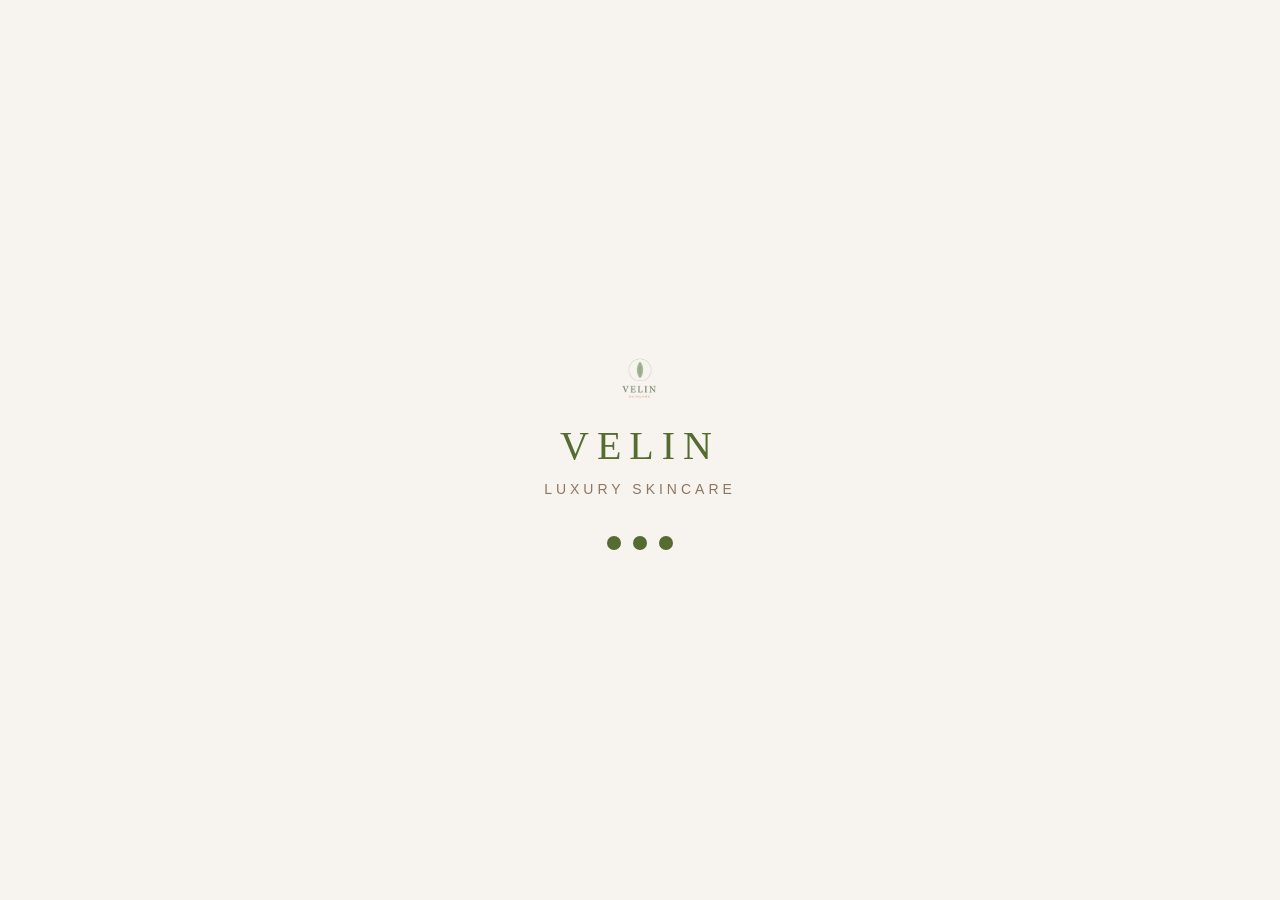
<file: Shop_Now.html>
<!DOCTYPE html>
<html lang="en">
    <head>
        <meta charset="UTF-8">
        <meta name="viewport" content="width=device-width, initial-scale=1.0">
        <title>Shop Now</title>
        <link rel="stylesheet" href="https://cdnjs.cloudflare.com/ajax/libs/font-awesome/6.5.2/css/all.min.css">
        <link href="https://cdn.jsdelivr.net/npm/bootstrap@5.3.8/dist/css/bootstrap.min.css" rel="stylesheet">
        <link rel="stylesheet" href="stylesheet.css">
    </head>
    <body>
        <!-- Logo Loader -->
        <div id="loader">
            <div class="loader-container">
                <img src="velin_skincare_logo.png" alt="VELIN Logo" class="loader-logo">
                <h2>VELIN</h2>
                <p>Luxury Skincare</p>
                <div class="dots">
                    <span></span>
                    <span></span>
                    <span></span>
                </div>
            </div>
        </div>

        <!-- Website -->
        <div id="content">
            <header>
                <div class="container mx-auto">
                    <div class="marquee">
                        <div class="marquee-content">
                            🌿 Natural Ingredients &nbsp; | &nbsp;
                            Free Shipping &nbsp; | &nbsp;
                            Get 15% off on your first order — use code VELIN15 &nbsp; | &nbsp;
                            Luxury Skincare 🌸
                        </div>
                    </div>

                    <div class="row">
                        <nav class="navbar">
                            <a href="index.html" class="navbar-logo">
                                <img src="velin_skincare_logo.png" alt="velin_skincare_logo">
                            </a>

                            <ul class="nav-menu">
                                <li class="nav-item"><a class="nav-link" href="index.html">Home</a></li>
                                <li class="nav-item"><a class="nav-link" href="about.html">About</a></li>
                                <li class="nav-item"><a class="nav-link" href="contact.html">Contact</a></li>
                                <li class="nav-item dropdown">
                                    <a class="nav-link active" aria-current="page" dropdown-toggle href="Shop_Now.html" id="shopNowDropdown" role="button" data-bs-toggle="dropdown" aria-expanded="false">
                                        Shop Now
                                    </a>
                                    <ul class="dropdown-menu" aria-labelledby="shopNowDropdown">
                                        <li><a class="dropdown-item" href="Shop_Now.html">All Products</a></li>
                                        <li><a class="dropdown-item" href="shop_cleansers.html">Cleansers</a></li>
                                        <li><a class="dropdown-item" href="shop_toners.html">Toners</a></li>
                                        <li><a class="dropdown-item" href="shop_serums.html">Serums</a></li>
                                        <li><a class="dropdown-item" href="shop_moisturizers.html">Moisturizers</a></li>
                                        <li><a class="dropdown-item" href="shop_sunscreen.html">Sunscreen</a></li>
                                        <li><a class="dropdown-item" href="shop_masks.html">Masks</a></li>
                                        <li><hr class="dropdown-divider"></li>
                                        <li><a class="dropdown-item" href="#">New Arrivals</a></li>
                                        <li><a class="dropdown-item" href="shop_gift_sets.html">Gift Sets</a></li>
                                    </ul>
                                </li>
                                <li class="nav-item"><a class="nav-link" href="wishlist.html">My Wishlist</a></li>
                                <li class="nav-item"><a class="nav-link" href="my_profile.html">My Profile</a></li>
                                <li class="nav-item">
                                    <a class="nav-link" href="my_cart.html">
                                    <i class="fa-solid fa-cart-arrow-down"></i> My Cart
                                    </a>
                                </li>
                            </ul>

                            <form class="search-form" role="search">
                            <button class="search-btn" type="submit">
                                <i class="fa-solid fa-magnifying-glass"></i>
                            </button>
                            <input class="search-input" type="search" placeholder="Search" aria-label="Search"/>
                            </form>
                        </nav>
                    </div>
                </div>
            </header>
            <main>
                <section>
                    <div class="shop-toolbar">
                        <div class="filters">
                            <select><option>All Skin Types</option>...</select>
                        </div>
                        <select class="sort-dropdown">
                            <option>Sort by: Best Selling</option>
                            <option>Price: Low to High</option>
                            <option>Price: High to Low</option>
                            <option>Newest</option>
                        </select>
                    </div>
                    <div class="product-grid">

                        <div class="product-card" data-category="Cleansers">
                            <a href="shop_cleansers.html"><img src="Facial_cleanser.jpg" alt="Gentle Cleanser"></a>
                            <h4>Gentle Cleanser</h4>
                            <p class="price">₹149</p>
                            <a href="shop_cleansers.html"><button class="explore_collection">Explore Collection →</button></a>
                        </div>

                        <div class="product-card" data-category="Toners">
                            <a href="shop_toners.html"><img src="rosewater_toner.jpg" alt="Rosewater Toner"></a>
                            <h4>Rosewater Toner</h4>
                            <p class="price">₹499</p>
                            <a href="shop_toners.html"><button class="explore_collection">Explore Collection →</button></a>
                        </div>

                        <div class="product-card" data-category="Serums">
                            <a href="shop_serums.html"><img src="green_tea_serum.jpg" alt="Green Tea Serum"></a>
                            <h4>Green Tea Serum</h4>
                            <p class="price">₹529</p>
                            <a href="shop_serums.html"><button class="explore_collection">Explore Collection →</button></a>
                        </div>

                        <div class="product-card" data-category="Moisturizers">
                            <a href="shop_moisturizers.html"><img src="hydrating_cream.jpg" alt="Hydrating Cream"></a>
                            <h4>Hydrating Cream</h4>
                            <p class="price">₹599</p>
                            <a href="shop_moisturizers.html"><button class="explore_collection">Explore Collection →</button></a>
                        </div>

                        <div class="product-card" data-category="Sunscreen">
                            <a href="shop_sunscreen.html"><img src="sunscreen.jpg" alt="Sunscreen"></a>
                            <h4>Sunscreen</h4>
                            <p class="price">₹399</p>
                            <a href="shop_sunscreen.html"><button class="explore_collection">Explore Collection →</button></a>
                        </div>

                        <div class="product-card" data-category="Masks">
                            <a href="shop_masks.html"><img src="clay_mask.jpg" alt="Clay Mask"></a>
                            <h4>Clay Mask</h4>
                            <p class="price">₹449</p>
                            <a href="shop_masks.html"><button class="explore_collection">Explore Collection →</button></a>
                        </div>

                    </div>
                </section>

            </main>
            <!-- Footer section -->
            
            <footer class="site-footer">
                <div class="footer-top">

                    <div class="footer-col brand-col">
                        <h3 class="footer-logo">VELIN</h3>
                        <p>Clean beauty, quietly powerful.</p>
                        <div class="social-icons">
                            <a href="#">IG</a>
                            <a href="#">FB</a>
                            <a href="#">PIN</a>
                        </div>
                    </div>

                    <div class="footer-col">
                        <h4>Shop</h4>
                        <ul>
                            <li><a href="Shop_Now.html">All Products</a></li>
                            <li><a href="#">Bestsellers</a></li>
                            <li><a href="#">New Arrivals</a></li>
                            <li><a href="#">Gift Sets</a></li>
                        </ul>
                    </div>

                    <div class="footer-col">
                        <h4>Help</h4>
                        <ul>
                            <li><a href="contact.html">Contact Us</a></li>
                            <li><a href="#">FAQs</a></li>
                            <li><a href="#">Shipping & Returns</a></li>
                            <li><a href="#">Track Order</a></li>
                        </ul>
                    </div>

                    <div class="footer-col">
                        <h4>Company</h4>
                        <ul>
                            <li><a href="about.html">About Us</a></li>
                            <li><a href="#">Our Story</a></li>
                            <li><a href="#">Ingredients</a></li>
                            <li><a href="#">Sustainability</a></li>
                        </ul>
                    </div>

                    <div class="footer-col newsletter-col">
                        <h4>Stay in the Loop</h4>
                        <p>Get 15% off your first order</p>
                        <form class="footer-newsletter">
                            <input type="email" placeholder="Your email">
                            <button type="submit">Subscribe</button>
                        </form>
                    </div>

                </div>

                <div class="footer-bottom">
                    <p>&copy; 2026 Velin Skincare. All rights reserved.</p>
                    <div class="footer-legal">
                    <a href="#">Privacy Policy</a>
                    <a href="#">Terms of Service</a>
                    <a href="#">Cookie Policy</a>
                    </div>
                </div>

                <div class="footer-disclaimer">
                    <p>Velin is a fictional concept created for educational/portfolio purposes. Product photography is AI-generated.</p>
                </div>
            </footer>
        </div>

        <script src="https://cdn.jsdelivr.net/npm/bootstrap@5.3.8/dist/js/bootstrap.bundle.min.js"></script>
        <script src="script.js"></script>
    </body>
</html>
</file>
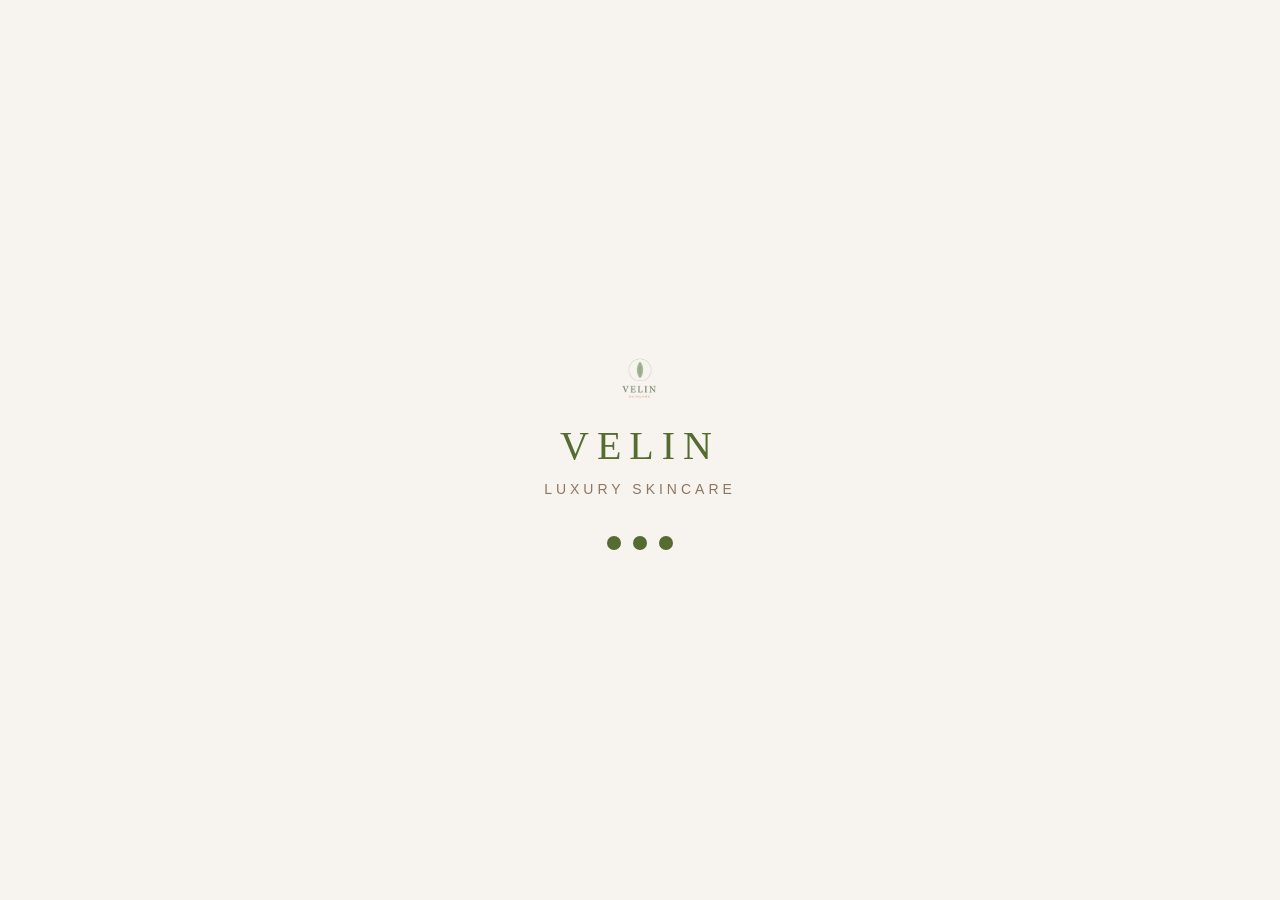
<file: shop_serums.html>
<!DOCTYPE html>
<html lang="en">
    <head>
        <meta charset="UTF-8">
        <meta name="viewport" content="width=device-width, initial-scale=1.0">
        <title>Serums</title>
        <link rel="stylesheet" href="https://cdnjs.cloudflare.com/ajax/libs/font-awesome/6.5.2/css/all.min.css">
        <link href="https://cdn.jsdelivr.net/npm/bootstrap@5.3.8/dist/css/bootstrap.min.css" rel="stylesheet">
        <link rel="stylesheet" href="stylesheet.css">
    </head>
    <body>
        <!-- Logo Loader -->
        <div id="loader">
            <div class="loader-container">
                <img src="velin_skincare_logo.png" alt="VELIN Logo" class="loader-logo">
                <h2>VELIN</h2>
                <p>Luxury Skincare</p>
                <div class="dots">
                    <span></span>
                    <span></span>
                    <span></span>
                </div>
            </div>
        </div>

        <!-- Website -->
        <div id="content">
            <header>
                <div class="container mx-auto">
                    <div class="marquee">
                        <div class="marquee-content">
                            🌿 Natural Ingredients &nbsp; | &nbsp;
                            Free Shipping &nbsp; | &nbsp;
                            Get 15% off on your first order — use code VELIN15 &nbsp; | &nbsp;
                            Luxury Skincare 🌸
                        </div>
                    </div>

                    <div class="row">
                        <nav class="navbar">
                            <a href="index.html" class="navbar-logo">
                                <img src="velin_skincare_logo.png" alt="velin_skincare_logo">
                            </a>

                            <ul class="nav-menu">
                                <li class="nav-item"><a class="nav-link" href="index.html">Home</a></li>
                                <li class="nav-item"><a class="nav-link" href="about.html">About</a></li>
                                <li class="nav-item"><a class="nav-link" href="contact.html">Contact</a></li>
                                <li class="nav-item dropdown">
                                    <a class="nav-link active" aria-current="page" dropdown-toggle href="Shop_Now.html" id="shopNowDropdown" role="button" data-bs-toggle="dropdown" aria-expanded="false">
                                        Shop Now
                                    </a>
                                    <ul class="dropdown-menu" aria-labelledby="shopNowDropdown">
                                        <li><a class="dropdown-item" href="Shop_Now.html">All Products</a></li>
                                        <li><a class="dropdown-item" href="shop_cleansers.html">Cleansers</a></li>
                                        <li><a class="dropdown-item" href="shop_toners.html">Toners</a></li>
                                        <li><a class="dropdown-item" href="shop_serums.html">Serums</a></li>
                                        <li><a class="dropdown-item" href="shop_moisturizers.html">Moisturizers</a></li>
                                        <li><a class="dropdown-item" href="shop_sunscreen.html">Sunscreen</a></li>
                                        <li><a class="dropdown-item" href="shop_masks.html">Masks</a></li>
                                        <li><hr class="dropdown-divider"></li>
                                        <li><a class="dropdown-item" href="#">New Arrivals</a></li>
                                        <li><a class="dropdown-item" href="#">Gift Sets</a></li>
                                    </ul>
                                </li>
                                <li class="nav-item"><a class="nav-link" href="wishlist.html">My Wishlist</a></li>
                                <li class="nav-item"><a class="nav-link" href="my_profile.html">My Profile</a></li>
                                <li class="nav-item">
                                    <a class="nav-link" href="my_cart.html">
                                        <i class="fa-solid fa-cart-arrow-down"></i> My Cart
                                    </a>
                                </li>
                            </ul>

                            <form class="search-form" role="search">
                            <button class="search-btn" type="submit">
                                <i class="fa-solid fa-magnifying-glass"></i>
                            </button>
                            <input class="search-input" type="search" placeholder="Search" aria-label="Search"/>
                            </form>
                        </nav>
                    </div>
                </div>
            </header>
            <main>
                <section>
                    <div class="shop-toolbar">
                        <div class="filters">
                            <select><option>All Skin Types</option>...</select>
                        </div>
                        <select class="sort-dropdown">
                            <option>Sort by: Best Selling</option>
                            <option>Price: Low to High</option>
                            <option>Price: High to Low</option>
                            <option>Newest</option>
                        </select>
                    </div>
                    <div class="product-grid">

                        <div class="product-card" data-category="Serums">
                            <img src="green_tea_serum.jpg" alt="Green Tea Serum">
                            <h4>Green Tea Serum</h4>
                            <p class="price">₹529</p>
                            <button class="add-to-cart">Add to Cart</button>
                        </div>
                        <div class="product-card" data-category="Serums">
                            <img src="serum 1.jpg" alt="Turmeric & Vitamin C Brightening Serum">
                            <h4>Turmeric & Vitamin C Brightening Serum</h4>
                            <p class="price">₹849</p>
                            <button class="add-to-cart">Add to Cart</button>
                        </div>
                        <div class="product-card" data-category="Serums">
                            <img src="serum 2.jpg" alt="Green Tea Antioxidant Serum">
                            <h4>Green Tea Antioxidant Serum</h4>
                            <p class="price">₹749</p>
                            <button class="add-to-cart">Add to Cart</button>
                        </div>

                    </div>
                </section>
            </main>
            <!-- Footer section -->
            
            <footer class="site-footer">
                <div class="footer-top">

                    <div class="footer-col brand-col">
                        <h3 class="footer-logo">VELIN</h3>
                        <p>Clean beauty, quietly powerful.</p>
                        <div class="social-icons">
                            <a href="#">IG</a>
                            <a href="#">FB</a>
                            <a href="#">PIN</a>
                        </div>
                    </div>

                    <div class="footer-col">
                        <h4>Shop</h4>
                        <ul>
                            <li><a href="Shop_Now.html">All Products</a></li>
                            <li><a href="#">Bestsellers</a></li>
                            <li><a href="#">New Arrivals</a></li>
                            <li><a href="#">Gift Sets</a></li>
                        </ul>
                    </div>

                    <div class="footer-col">
                        <h4>Help</h4>
                        <ul>
                            <li><a href="contact.html">Contact Us</a></li>
                            <li><a href="#">FAQs</a></li>
                            <li><a href="#">Shipping & Returns</a></li>
                            <li><a href="#">Track Order</a></li>
                        </ul>
                    </div>

                    <div class="footer-col">
                        <h4>Company</h4>
                        <ul>
                            <li><a href="about.html">About Us</a></li>
                            <li><a href="#">Our Story</a></li>
                            <li><a href="#">Ingredients</a></li>
                            <li><a href="#">Sustainability</a></li>
                        </ul>
                    </div>

                    <div class="footer-col newsletter-col">
                        <h4>Stay in the Loop</h4>
                        <p>Get 15% off your first order</p>
                        <form class="footer-newsletter">
                            <input type="email" placeholder="Your email">
                            <button type="submit">Subscribe</button>
                        </form>
                    </div>

                </div>

                <div class="footer-bottom">
                    <p>&copy; 2026 Velin Skincare. All rights reserved.</p>
                    <div class="footer-legal">
                    <a href="#">Privacy Policy</a>
                    <a href="#">Terms of Service</a>
                    <a href="#">Cookie Policy</a>
                    </div>
                </div>

                <div class="footer-disclaimer">
                    <p>Velin is a fictional concept created for educational/portfolio purposes. Product photography is AI-generated.</p>
                </div>
            </footer>
        </div>

        <script src="https://cdn.jsdelivr.net/npm/bootstrap@5.3.8/dist/js/bootstrap.bundle.min.js"></script>
        <script src="script.js"></script>
    </body>
</html>
</file>
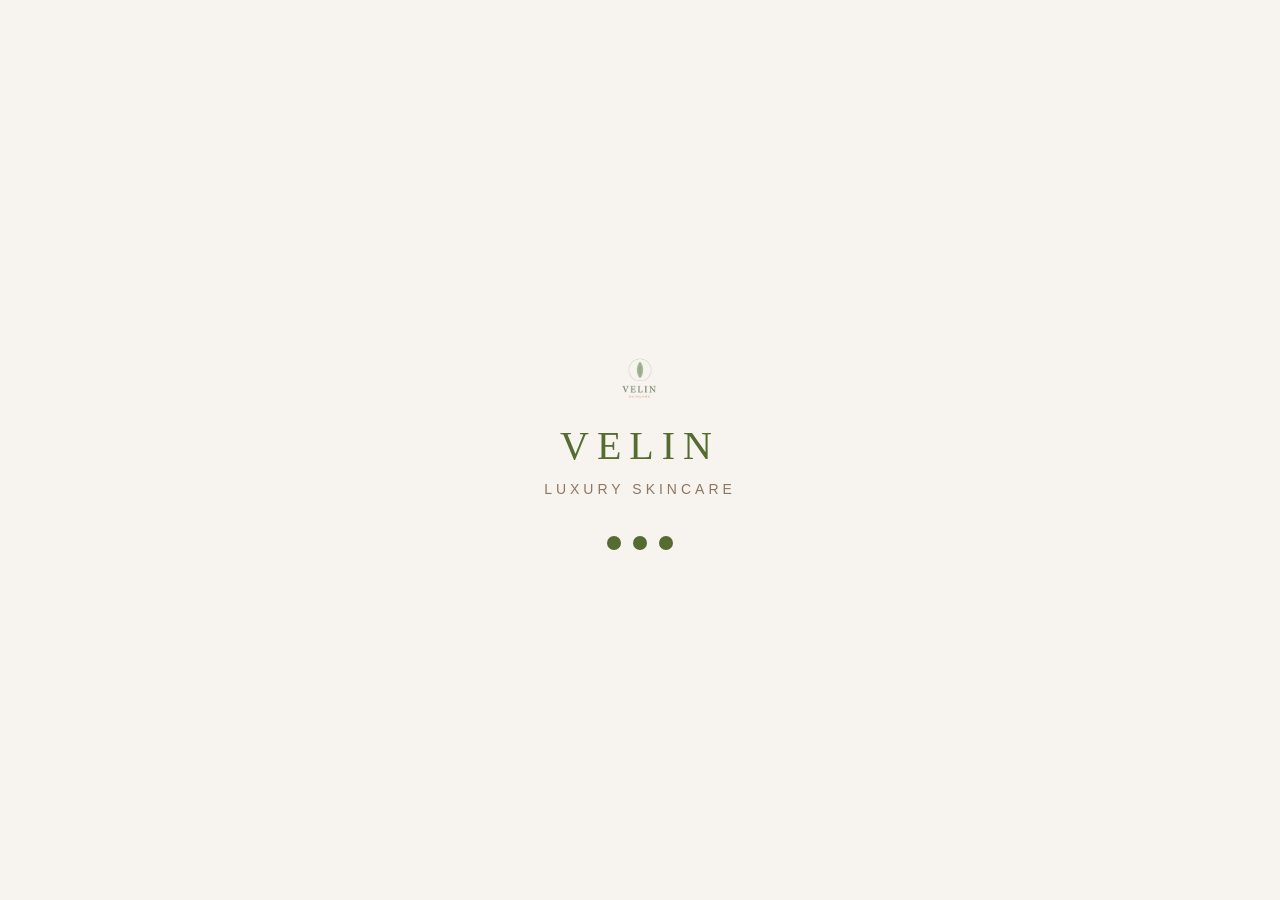
<file: shop_sunscreen.html>
<!DOCTYPE html>
<html lang="en">
    <head>
        <meta charset="UTF-8">
        <meta name="viewport" content="width=device-width, initial-scale=1.0">
        <title>Sunscreen</title>
        <link rel="stylesheet" href="https://cdnjs.cloudflare.com/ajax/libs/font-awesome/6.5.2/css/all.min.css">
        <link href="https://cdn.jsdelivr.net/npm/bootstrap@5.3.8/dist/css/bootstrap.min.css" rel="stylesheet">
        <link rel="stylesheet" href="stylesheet.css">
    </head>
    <body>
        <!-- Logo Loader -->
        <div id="loader">
            <div class="loader-container">
                <img src="velin_skincare_logo.png" alt="VELIN Logo" class="loader-logo">
                <h2>VELIN</h2>
                <p>Luxury Skincare</p>
                <div class="dots">
                    <span></span>
                    <span></span>
                    <span></span>
                </div>
            </div>
        </div>

        <!-- Website -->
        <div id="content">
            <header>
                <div class="container mx-auto">
                    <div class="marquee">
                        <div class="marquee-content">
                            🌿 Natural Ingredients &nbsp; | &nbsp;
                            Free Shipping &nbsp; | &nbsp;
                            Get 15% off on your first order — use code VELIN15 &nbsp; | &nbsp;
                            Luxury Skincare 🌸
                        </div>
                    </div>

                    <div class="row">
                        <nav class="navbar">
                            <a href="index.html" class="navbar-logo">
                                <img src="velin_skincare_logo.png" alt="velin_skincare_logo">
                            </a>

                            <ul class="nav-menu">
                                <li class="nav-item"><a class="nav-link" href="index.html">Home</a></li>
                                <li class="nav-item"><a class="nav-link" href="about.html">About</a></li>
                                <li class="nav-item"><a class="nav-link" href="contact.html">Contact</a></li>
                                <li class="nav-item dropdown">
                                    <a class="nav-link active" aria-current="page" dropdown-toggle href="Shop_Now.html" id="shopNowDropdown" role="button" data-bs-toggle="dropdown" aria-expanded="false">
                                        Shop Now
                                    </a>
                                    <ul class="dropdown-menu" aria-labelledby="shopNowDropdown">
                                        <li><a class="dropdown-item" href="Shop_Now.html">All Products</a></li>
                                        <li><a class="dropdown-item" href="shop_cleansers.html">Cleansers</a></li>
                                        <li><a class="dropdown-item" href="shop_toners.html">Toners</a></li>
                                        <li><a class="dropdown-item" href="shop_serums.html">Serums</a></li>
                                        <li><a class="dropdown-item" href="shop_moisturizers.html">Moisturizers</a></li>
                                        <li><a class="dropdown-item" href="shop_sunscreen.html">Sunscreen</a></li>
                                        <li><a class="dropdown-item" href="shop_masks.html">Masks</a></li>
                                        <li><hr class="dropdown-divider"></li>
                                        <li><a class="dropdown-item" href="#">New Arrivals</a></li>
                                        <li><a class="dropdown-item" href="shop_gift_sets.html">Gift Sets</a></li>
                                    </ul>
                                </li>
                                <li class="nav-item"><a class="nav-link" href="wishlist.html">My Wishlist</a></li>
                                <li class="nav-item"><a class="nav-link" href="my_profile.html">My Profile</a></li>
                                <li class="nav-item">
                                    <a class="nav-link" href="my_cart.html">
                                        <i class="fa-solid fa-cart-arrow-down"></i> My Cart
                                    </a>
                                </li>
                            </ul>

                            <form class="search-form" role="search">
                            <button class="search-btn" type="submit">
                                <i class="fa-solid fa-magnifying-glass"></i>
                            </button>
                            <input class="search-input" type="search" placeholder="Search" aria-label="Search"/>
                            </form>
                        </nav>
                    </div>
                </div>
            </header>
            <main>
                <section>
                    <div class="shop-toolbar">
                        <div class="filters">
                            <select><option>All Skin Types</option>...</select>
                        </div>
                        <select class="sort-dropdown">
                            <option>Sort by: Best Selling</option>
                            <option>Price: Low to High</option>
                            <option>Price: High to Low</option>
                            <option>Newest</option>
                        </select>
                    </div>
                    <div class="product-grid">

                        <div class="product-card" data-category="Sunscreen">
                            <img src="sunscreen.jpg" alt="Solar Shield Sunscreen">
                            <h4>Solar Shield Sunscreen</h4>
                            <p class="price">₹399</p>
                            <button class="add-to-cart">Add to Cart</button>
                        </div>
                        <div class="product-card" data-category="Sunscreen">
                            <img src="sunscreen 1.jpg" alt=" Tinted Sunscreen">
                            <h4>Tinted Sunscreen</h4>
                            <p class="price">₹349</p>
                            <button class="add-to-cart">Add to Cart</button>
                        </div>
                        <div class="product-card" data-category="Sunscreen">
                            <img src="sunscreen 2.jpg" alt="Aloe Vera Matte Sunscreen SPF 50">
                            <h4>Aloe Vera Matte Sunscreen SPF 50</h4>
                            <p class="price">₹599</p>
                            <button class="add-to-cart">Add to Cart</button>
                        </div>

                        

                    </div>
                </section>
            </main>
            <!-- Footer section -->
            
            <footer class="site-footer">
                <div class="footer-top">

                    <div class="footer-col brand-col">
                        <h3 class="footer-logo">VELIN</h3>
                        <p>Clean beauty, quietly powerful.</p>
                        <div class="social-icons">
                            <a href="#">IG</a>
                            <a href="#">FB</a>
                            <a href="#">PIN</a>
                        </div>
                    </div>

                    <div class="footer-col">
                        <h4>Shop</h4>
                        <ul>
                            <li><a href="Shop_Now.html">All Products</a></li>
                            <li><a href="#">Bestsellers</a></li>
                            <li><a href="#">New Arrivals</a></li>
                            <li><a href="#">Gift Sets</a></li>
                        </ul>
                    </div>

                    <div class="footer-col">
                        <h4>Help</h4>
                        <ul>
                            <li><a href="contact.html">Contact Us</a></li>
                            <li><a href="#">FAQs</a></li>
                            <li><a href="#">Shipping & Returns</a></li>
                            <li><a href="#">Track Order</a></li>
                        </ul>
                    </div>

                    <div class="footer-col">
                        <h4>Company</h4>
                        <ul>
                            <li><a href="about.html">About Us</a></li>
                            <li><a href="#">Our Story</a></li>
                            <li><a href="#">Ingredients</a></li>
                            <li><a href="#">Sustainability</a></li>
                        </ul>
                    </div>

                    <div class="footer-col newsletter-col">
                        <h4>Stay in the Loop</h4>
                        <p>Get 15% off your first order</p>
                        <form class="footer-newsletter">
                            <input type="email" placeholder="Your email">
                            <button type="submit">Subscribe</button>
                        </form>
                    </div>

                </div>

                <div class="footer-bottom">
                    <p>&copy; 2026 Velin Skincare. All rights reserved.</p>
                    <div class="footer-legal">
                    <a href="#">Privacy Policy</a>
                    <a href="#">Terms of Service</a>
                    <a href="#">Cookie Policy</a>
                    </div>
                </div>

                <div class="footer-disclaimer">
                    <p>Velin is a fictional concept created for educational/portfolio purposes. Product photography is AI-generated.</p>
                </div>
            </footer>
        </div>

        <script src="https://cdn.jsdelivr.net/npm/bootstrap@5.3.8/dist/js/bootstrap.bundle.min.js"></script>
        <script src="script.js"></script>
    </body>
</html>
</file>
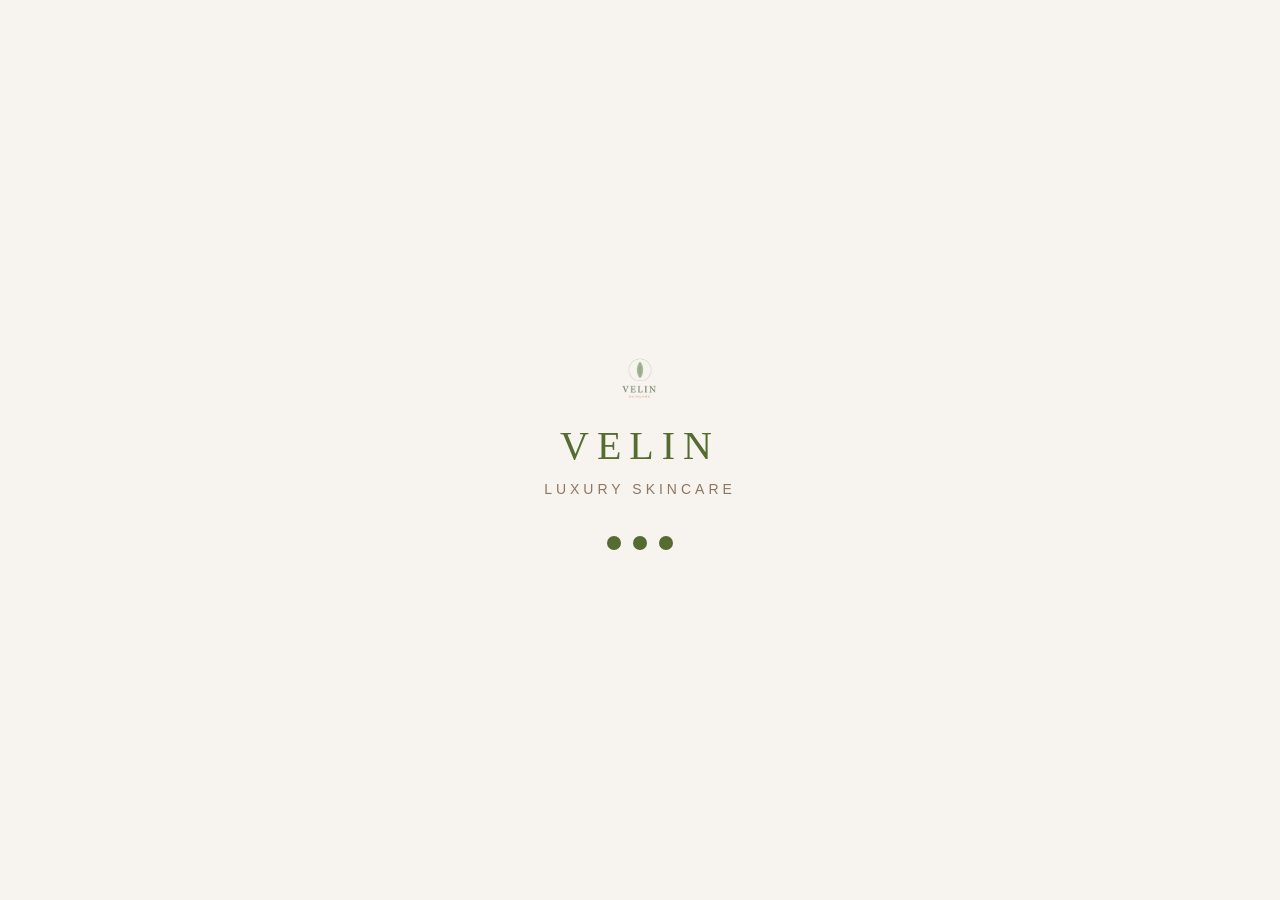
<file: shop_toners.html>
<!DOCTYPE html>
<html lang="en">
    <head>
        <meta charset="UTF-8">
        <meta name="viewport" content="width=device-width, initial-scale=1.0">
        <title>Toners</title>
        <link rel="stylesheet" href="https://cdnjs.cloudflare.com/ajax/libs/font-awesome/6.5.2/css/all.min.css">
        <link href="https://cdn.jsdelivr.net/npm/bootstrap@5.3.8/dist/css/bootstrap.min.css" rel="stylesheet">
        <link rel="stylesheet" href="stylesheet.css">
    </head>
    <body>
        <!-- Logo Loader -->
        <div id="loader">
            <div class="loader-container">
                <img src="velin_skincare_logo.png" alt="VELIN Logo" class="loader-logo">
                <h2>VELIN</h2>
                <p>Luxury Skincare</p>
                <div class="dots">
                    <span></span>
                    <span></span>
                    <span></span>
                </div>
            </div>
        </div>

        <!-- Website -->
        <div id="content">
            <header>
                <div class="container mx-auto">
                    <div class="marquee">
                        <div class="marquee-content">
                            🌿 Natural Ingredients &nbsp; | &nbsp;
                            Free Shipping &nbsp; | &nbsp;
                            Get 15% off on your first order — use code VELIN15 &nbsp; | &nbsp;
                            Luxury Skincare 🌸
                        </div>
                    </div>

                    <div class="row">
                        <nav class="navbar">
                            <a href="index.html" class="navbar-logo">
                                <img src="velin_skincare_logo.png" alt="velin_skincare_logo">
                            </a>

                            <ul class="nav-menu">
                                <li class="nav-item"><a class="nav-link" href="index.html">Home</a></li>
                                <li class="nav-item"><a class="nav-link" href="about.html">About</a></li>
                                <li class="nav-item"><a class="nav-link" href="contact.html">Contact</a></li>
                                <li class="nav-item dropdown">
                                    <a class="nav-link active" aria-current="page" dropdown-toggle href="Shop_Now.html" id="shopNowDropdown" role="button" data-bs-toggle="dropdown" aria-expanded="false">
                                        Shop Now
                                    </a>
                                    <ul class="dropdown-menu" aria-labelledby="shopNowDropdown">
                                        <li><a class="dropdown-item" href="Shop_Now.html">All Products</a></li>
                                        <li><a class="dropdown-item" href="shop_cleansers.html">Cleansers</a></li>
                                        <li><a class="dropdown-item" href="shop_toners.html">Toners</a></li>
                                        <li><a class="dropdown-item" href="shop_serums.html">Serums</a></li>
                                        <li><a class="dropdown-item" href="shop_moisturizers.html">Moisturizers</a></li>
                                        <li><a class="dropdown-item" href="shop_sunscreen.html">Sunscreen</a></li>
                                        <li><a class="dropdown-item" href="shop_masks.html">Masks</a></li>
                                        <li><hr class="dropdown-divider"></li>
                                        <li><a class="dropdown-item" href="#">New Arrivals</a></li>
                                        <li><a class="dropdown-item" href="shop_gift_sets.html">Gift Sets</a></li>
                                    </ul>
                                </li>
                                <li class="nav-item"><a class="nav-link" href="wishlist.html">My Wishlist</a></li>
                                <li class="nav-item"><a class="nav-link" href="my_profile.html">My Profile</a></li>
                                <li class="nav-item">
                                    <a class="nav-link" href="my_cart.html">
                                    <i class="fa-solid fa-cart-arrow-down"></i> My Cart
                                        </a>
                                </li>
                            </ul>

                            <form class="search-form" role="search">
                            <button class="search-btn" type="submit">
                                <i class="fa-solid fa-magnifying-glass"></i>
                            </button>
                            <input class="search-input" type="search" placeholder="Search" aria-label="Search"/>
                            </form>
                        </nav>
                    </div>
                </div>
            </header>
            <main>
                <section>
                    <div class="shop-toolbar">
                        <div class="filters">
                            <select><option>All Skin Types</option>...</select>
                        </div>
                        <select class="sort-dropdown">
                            <option>Sort by: Best Selling</option>
                            <option>Price: Low to High</option>
                            <option>Price: High to Low</option>
                            <option>Newest</option>
                        </select>
                    </div>
                    <div class="product-grid">


                        <div class="product-card" data-category="Toners">
                            <img src="rosewater_toner.jpg" alt="Rosewater Toner">
                            <h4>Rosewater Toner</h4>
                            <p class="price">₹499</p>
                            <button class="add-to-cart">Add to Cart</button>
                        </div>
                        <div class="product-card" data-category="Toners">
                            <img src="toner 1.jpg" alt="Rosewater Mist">
                            <h4>Rosewater Mist</h4>
                            <p class="price">₹339</p>
                            <button class="add-to-cart">Add to Cart</button>
                        </div>
                        <div class="product-card" data-category="Toners">
                            <img src="toner 2.jpg" alt="Rose & Cucumber Hydrating Toner">
                            <h4>Rose & Cucumber Hydrating Toner</h4>
                            <p class="price">₹339</p>
                            <button class="add-to-cart">Add to Cart</button>
                        </div>

                    </div>
                </section>
            </main>
            
            <!-- Footer section -->
            
            <footer class="site-footer">
                <div class="footer-top">

                    <div class="footer-col brand-col">
                        <h3 class="footer-logo">VELIN</h3>
                        <p>Clean beauty, quietly powerful.</p>
                        <div class="social-icons">
                            <a href="#">IG</a>
                            <a href="#">FB</a>
                            <a href="#">PIN</a>
                        </div>
                    </div>

                    <div class="footer-col">
                        <h4>Shop</h4>
                        <ul>
                            <li><a href="Shop_Now.html">All Products</a></li>
                            <li><a href="#">Bestsellers</a></li>
                            <li><a href="#">New Arrivals</a></li>
                            <li><a href="#">Gift Sets</a></li>
                        </ul>
                    </div>

                    <div class="footer-col">
                        <h4>Help</h4>
                        <ul>
                            <li><a href="contact.html">Contact Us</a></li>
                            <li><a href="#">FAQs</a></li>
                            <li><a href="#">Shipping & Returns</a></li>
                            <li><a href="#">Track Order</a></li>
                        </ul>
                    </div>

                    <div class="footer-col">
                        <h4>Company</h4>
                        <ul>
                            <li><a href="about.html">About Us</a></li>
                            <li><a href="#">Our Story</a></li>
                            <li><a href="#">Ingredients</a></li>
                            <li><a href="#">Sustainability</a></li>
                        </ul>
                    </div>

                    <div class="footer-col newsletter-col">
                        <h4>Stay in the Loop</h4>
                        <p>Get 15% off your first order</p>
                        <form class="footer-newsletter">
                            <input type="email" placeholder="Your email">
                            <button type="submit">Subscribe</button>
                        </form>
                    </div>

                </div>

                <div class="footer-bottom">
                    <p>&copy; 2026 Velin Skincare. All rights reserved.</p>
                    <div class="footer-legal">
                    <a href="#">Privacy Policy</a>
                    <a href="#">Terms of Service</a>
                    <a href="#">Cookie Policy</a>
                    </div>
                </div>

                <div class="footer-disclaimer">
                    <p>Velin is a fictional concept created for educational/portfolio purposes. Product photography is AI-generated.</p>
                </div>
            </footer>
        </div>

        <script src="https://cdn.jsdelivr.net/npm/bootstrap@5.3.8/dist/js/bootstrap.bundle.min.js"></script>
        <script src="script.js"></script>
    </body>
</html>
</file>
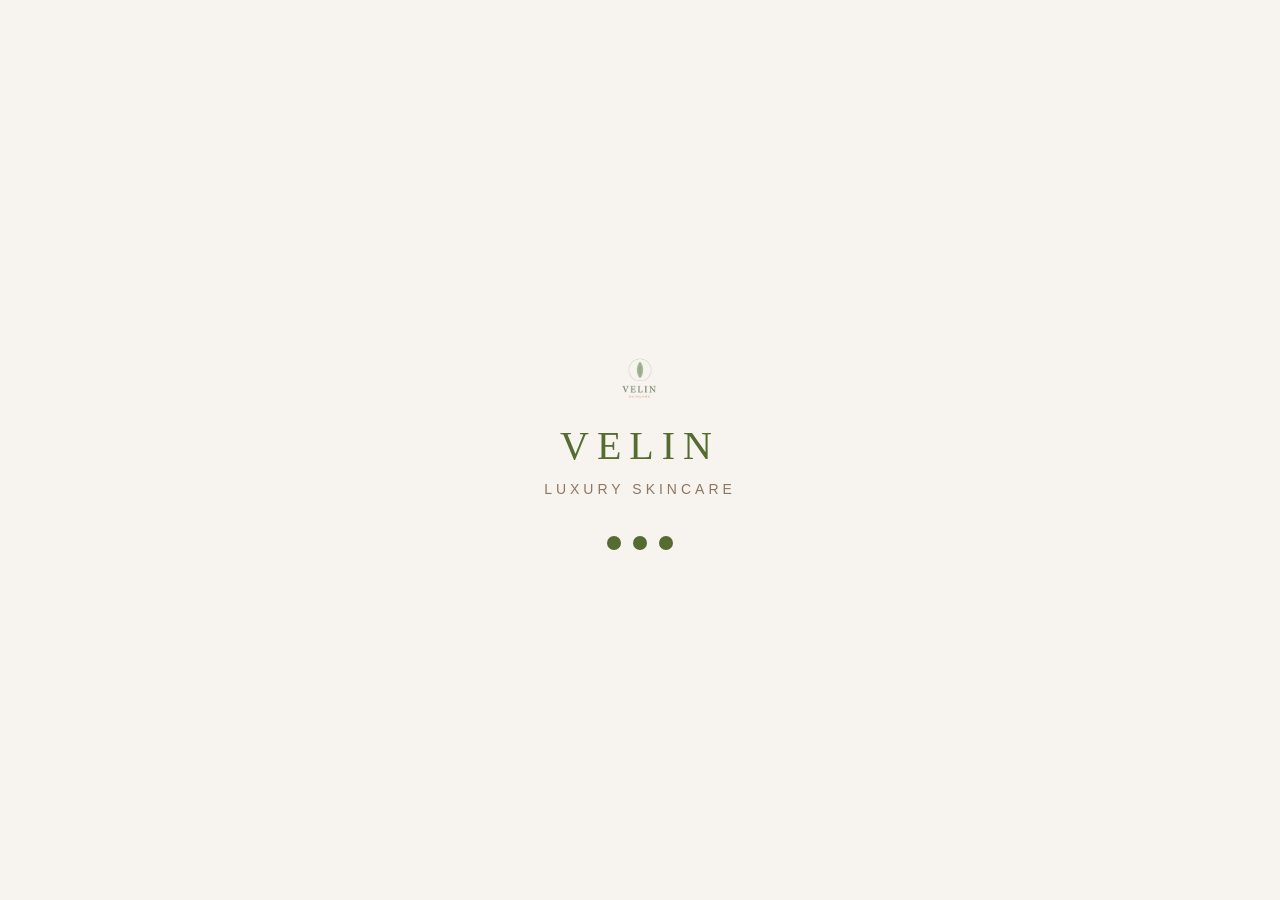
<file: wishlist.html>
<!DOCTYPE html>
<html lang="en">
    <head>
        <meta charset="UTF-8">
        <meta name="viewport" content="width=device-width, initial-scale=1.0">
        <title>My Wishlist</title>
        <link rel="stylesheet" href="https://cdnjs.cloudflare.com/ajax/libs/font-awesome/6.5.2/css/all.min.css">
        <link href="https://cdn.jsdelivr.net/npm/bootstrap@5.3.8/dist/css/bootstrap.min.css" rel="stylesheet">
        <link rel="stylesheet" href="stylesheet.css">
    </head>
    <body>
        <!-- Logo Loader -->
        <div id="loader">
            <div class="loader-container">
                <img src="velin_skincare_logo.png" alt="VELIN Logo" class="loader-logo">
                <h2>VELIN</h2>
                <p>Luxury Skincare</p>
                <div class="dots">
                    <span></span>
                    <span></span>
                    <span></span>
                </div>
            </div>
        </div>

        <!-- Website -->
        <div id="content">

            <header>
                <div class="container mx-auto">
                    <div class="marquee">
                        <div class="marquee-content">
                            🌿 Natural Ingredients &nbsp; | &nbsp;
                            Free Shipping &nbsp; | &nbsp;
                            Get 15% off on your first order — use code VELIN15 &nbsp; | &nbsp;
                            Luxury Skincare 🌸
                        </div>
                    </div>

                    <div class="row">
                        <nav class="navbar">
                            <a href="index.html" class="navbar-logo">
                                <img src="velin_skincare_logo.png" alt="velin_skincare_logo">
                            </a>

                            <ul class="nav-menu">
                                <li class="nav-item"><a class="nav-link" href="index.html">Home</a></li>
                                <li class="nav-item"><a class="nav-link" href="about.html">About</a></li>
                                <li class="nav-item"><a class="nav-link" href="contact.html">Contact</a></li>
                                <li class="nav-item dropdown">
                                    <a class="nav-link" dropdown-toggle href="Shop_Now.html" id="shopNowDropdown" role="button" data-bs-toggle="dropdown" aria-expanded="false">
                                        Shop Now
                                    </a>
                                    <ul class="dropdown-menu" aria-labelledby="shopNowDropdown">
                                        <li><a class="dropdown-item" href="Shop_Now.html">All Products</a></li>
                                        <li><a class="dropdown-item" href="shop_cleansers.html">Cleansers</a></li>
                                        <li><a class="dropdown-item" href="shop_toners.html">Toners</a></li>
                                        <li><a class="dropdown-item" href="shop_serums.html">Serums</a></li>
                                        <li><a class="dropdown-item" href="shop_moisturizers.html">Moisturizers</a></li>
                                        <li><a class="dropdown-item" href="shop_sunscreen.html">Sunscreen</a></li>
                                        <li><a class="dropdown-item" href="shop_masks.html">Masks</a></li>
                                        <li><hr class="dropdown-divider"></li>
                                        <li><a class="dropdown-item" href="#">New Arrivals</a></li>
                                        <li><a class="dropdown-item" href="shop_gift_sets.html">Gift Sets</a></li>
                                    </ul>
                                </li>
                                <li class="nav-item"><a class="nav-link active" aria-current="page" href="wishlist.html">My Wishlist</a></li>
                                <li class="nav-item"><a class="nav-link" href="my_profile.html">My Profile</a></li>
                                <li class="nav-item">
                                    <a class="nav-link" href="my_cart.html">
                                        <i class="fa-solid fa-cart-arrow-down"></i> My Cart
                                    </a>
                                </li>
                            </ul>

                            <form class="search-form" role="search">
                            <button class="search-btn" type="submit">
                                <i class="fa-solid fa-magnifying-glass"></i>
                            </button>
                            <input class="search-input" type="search" placeholder="Search" aria-label="Search"/>
                            </form>
                        </nav>
                    </div>
                </div>
            </header>
            <main>
                <section class="wishlist-page">
                    <h1>My Wishlist</h1>
                    <p class="wishlist-count">4 items saved</p>

                    <div class="wishlist-grid">
                        <div class="wishlist-card">
                            <button class="remove-heart">♥</button>
                            <img src="green_tea_serum.jpg" alt="Green Tea Serum">
                            <h4>Green Tea Serum</h4>
                            <p class="price">₹529</p>
                            <button class="add-to-cart">Move to Cart</button>
                        </div>
                    </div>
                </section>
            </main>
            

            <!-- Footer section -->
            
            <footer class="site-footer">
                <div class="footer-top">

                    <div class="footer-col brand-col">
                        <h3 class="footer-logo">VELIN</h3>
                        <p>Clean beauty, quietly powerful.</p>
                        <div class="social-icons">
                            <a href="#">IG</a>
                            <a href="#">FB</a>
                            <a href="#">PIN</a>
                        </div>
                    </div>

                    <div class="footer-col">
                        <h4>Shop</h4>
                        <ul>
                            <li><a href="Shop_Now.html">All Products</a></li>
                            <li><a href="#">Bestsellers</a></li>
                            <li><a href="#">New Arrivals</a></li>
                            <li><a href="#">Gift Sets</a></li>
                        </ul>
                    </div>

                    <div class="footer-col">
                        <h4>Help</h4>
                        <ul>
                            <li><a href="contact.html">Contact Us</a></li>
                            <li><a href="#">FAQs</a></li>
                            <li><a href="#">Shipping & Returns</a></li>
                            <li><a href="#">Track Order</a></li>
                        </ul>
                    </div>

                    <div class="footer-col">
                        <h4>Company</h4>
                        <ul>
                            <li><a href="about.html">About Us</a></li>
                            <li><a href="#">Our Story</a></li>
                            <li><a href="#">Ingredients</a></li>
                            <li><a href="#">Sustainability</a></li>
                        </ul>
                    </div>

                    <div class="footer-col newsletter-col">
                        <h4>Stay in the Loop</h4>
                        <p>Get 15% off your first order</p>
                        <form class="footer-newsletter">
                            <input type="email" placeholder="Your email">
                            <button type="submit">Subscribe</button>
                        </form>
                    </div>

                </div>

                <div class="footer-bottom">
                    <p>&copy; 2026 Velin Skincare. All rights reserved.</p>
                    <div class="footer-legal">
                    <a href="#">Privacy Policy</a>
                    <a href="#">Terms of Service</a>
                    <a href="#">Cookie Policy</a>
                    </div>
                </div>

                <div class="footer-disclaimer">
                    <p>Velin is a fictional concept created for educational/portfolio purposes. Product photography is AI-generated.</p>
                </div>
                
            </footer>
        </div>
        

        <script src="https://cdn.jsdelivr.net/npm/bootstrap@5.3.8/dist/js/bootstrap.bundle.min.js"></script>
        <script src="script.js"></script>
    </body>
</html>
</file>
<file: stylesheet.css>
* {
  margin: 0;
  padding: 0;
  box-sizing: border-box;
}

#content{
  opacity:0;
  visibility:hidden;
  transition:opacity .6s ease;
}

#content.show{
  opacity:1;
  visibility:visible;
}

/* Loader */

#loader{
  position:fixed;
  top:0;
  left:0;
  width:100%;
  height:100vh;
  background:#F7F3EE;
  display:flex;
  justify-content:center;
  align-items:center;
  z-index:9999;
}

.loader-container{
  text-align:center;
}

.loader-logo{
  width:130px;
  margin-bottom:15px;
  animation:logoFloat 2s ease-in-out infinite;
}

.loader-container h2{
  color:#556B2F;
  font-size:40px;
  letter-spacing:8px;
  margin-bottom:8px;
  font-family:Georgia, serif;
}

.loader-container p{
  color:#8C7765;
  letter-spacing:4px;
  font-size:14px;
  margin-bottom:35px;
  text-transform:uppercase;
}

/* Animated Dots */

.dots{
  display:flex;
  justify-content:center;
  gap:12px;
}

.dots span{
  width:14px;
  height:14px;
  background:#556B2F;
  border-radius:50%;
  animation:bounce 0.8s infinite alternate;
}

.dots span:nth-child(2){
  animation-delay:.2s;
}

.dots span:nth-child(3){
  animation-delay:.4s;
}

/* Logo Animation */

@keyframes logoFloat{

0%{
  transform:translateY(0px);
}

50%{
  transform:translateY(-8px);
}

100%{
  transform:translateY(0px);
}

}

/* Dots Animation */

@keyframes bounce{

from{
  transform:translateY(0);
  opacity:.5;
}

to{
  transform:translateY(-12px);
  opacity:1;
}

}

/* Fade Website */

#content{
  display:none;
  animation:fade .8s ease;
}

@keyframes fade{

from{
opacity:0;
transform:translateY(15px);
}

to{
opacity:1;
transform:translateY(0);
}

}

body {
  background-color: #F8F6F1;
  font-family: "Helvetica Neue", Helvetica, Arial, sans-serif;
  font-weight: 300;
  line-height: 1.6;
}

.container {
  width: 100%; 
  max-width: 100%;
  padding-left: 0;
  padding-right: 0;
}

h1 {
  font-family: "Garamond", "Georgia", serif;
  font-weight: 600;
  letter-spacing: 1px;
}

/* Navbar */

.navbar {
  background-color: #2B2B2B;
  color: #F8F6F1;
  height: 100px;
  display: flex;
  align-items: center;
  justify-content: space-between;
  padding: 0 30px;
  border: none;        
  box-shadow: none;
}


.nav-link.active {
  color: #C97B5D;             
  font-weight: 600;
  position: relative;
  border-bottom-color: #C97B5D;
  
}

.nav-link {
  color: #5F6E52;             
  text-decoration: none;
  transition: color 0.2s ease;
}

.nav-link:hover {
  color: #C97B5D;               
}

.nav-link.active::after {
  content: "";
  position: absolute;
  left: 0;
  bottom: -4px;
  width: 100%;
  height: 2px;
  background: #C97B5D;
}

.nav-item {
  font-size: 20px;
}
.navbar-logo img {
  height: 100px;
  width: auto;
  display: block;
  /* border-radius: 50%; */
}

.nav-menu {
  display: flex;
  list-style: none;
  gap: 35px;
  align-items: center;
}

.nav-link {
  color: #F8F6F1;
  text-decoration: none;
  font-size: 16px;
  transition: color 0.3s ease;
}

.nav-item:hover .nav-link {
  font-size: 20px;
  border-radius: 10px;
  padding-bottom: 6px;
}

.search-form {
  display: flex;
  align-items: center;
  background-color: #2B2B2B;
  border: 1px solid #F8F6F1;
  border-radius: 4px;
  overflow: hidden;
}

.search-btn {
  background-color: #2B2B2B;
  border: none;
  color: #F8F6F1;
  padding: 8px 14px;
  cursor: pointer;
}

.search-input {
  background-color: #2B2B2B;
  color: #F8F6F1;
  border: none;
  outline: none;
  padding: 8px 12px;
  min-width: 200px;
}

.search-input::placeholder {
  color: #cfcfcf;
}

.marquee{
  background: linear-gradient(135deg, #2B2B2B 0%, #5F6E52  100%) ;
  overflow:hidden;
  white-space:nowrap;
  color:white;
  padding:10px 0;
}

.marquee-content{
  display:inline-block;
  padding-left:100%;
  animation:scroll 15s linear infinite;
}

@keyframes scroll{
  from{
    transform:translateX(0);
  }
  to{
    transform:translateX(-100%);
  }
}

.nav-link.dropdown-toggle {
  color: #5F6E52;
  font-family: 'Jost', sans-serif;
  font-weight: 500;
  color: #F8F6F1;
}

.nav-link.dropdown-toggle:hover {
  color: #C97B5D;
}

.dropdown-menu {
  background: #F8F6F1;
  border: 1px solid #E8DFD3;
  border-radius: 8px;
  padding: 8px 0;
  margin-top: 8px;
}

.dropdown-item {
  color: #5F6E52;
  font-family: 'Jost', sans-serif;
  font-size: 14px;
  padding: 8px 20px;
}

.dropdown-item:hover {
  background: #E8DFD3;
  color: #5F6E52;
}

.dropdown-divider {
  border-color: #E8DFD3;
  margin: 6px 0;
}

/* Hero_section */

.hero {
  padding-top: 40px;
  display: flex;
  align-items: center;      
  justify-content: space-between;
  min-height: 85vh;
  padding: 0 60px;
  background: linear-gradient(180deg, #F8F6F1 0%, #E8DFD3 100%);
}

.hero-left {
  display: flex;
  flex-direction: column;
  justify-content: center;   
  align-items: flex-start;   
  gap: 24px;                 
  max-width: 480px;
}

.hero-img {
  width: 100%;
  height: auto;
  max-width: 500px;       
  object-fit: contain;    
  display: block;
  position: relative;
  z-index: 1;   
}

.hero h1  {
  color: #5F6E52 ;
}

.hero span, p {
  color: #2B2B2B;
}

.hero a {
  color: #5F6E52;
}

.cta {
  align-self: flex-start;  
  padding: 14px 32px;
  background: linear-gradient(135deg, #5F6E52, #A8B79A);
  color: #F8F6F1;
  font-weight: bold;
  border: none;
  border-radius: 4px;
  cursor: pointer;
  
}

.hero button a {
  transition: transform 0.2s ease-in-out, box-shadow 0.2s ease-in-out;
  text-decoration: none;
  color: #F8F6F1;
}

.hero button:hover {
  transform: translateY(-4px);
  box-shadow: 0 8px 15px rgba(0, 0, 0, 0.15); 
}

/* trust-strip */

.trust-strip .d-flex {
  gap: 15px;
}

.trust-card {
  flex: 0 0 auto;
  width: 14rem; 
  border: 1px solid #e9ecef;
  border-radius: 12px;
  box-shadow: 0 2px 4px rgba(0, 0, 0, 0.04);
}

.card-img-wrapper {
  width: 100%;
  padding: 1.5rem 1.5rem 0.5rem 1.5rem;
  display: flex;
  justify-content: center;
  align-items: center;
}

.trust-card-img {
  width: 80px;      
  height: 80px;     
  object-fit: contain;
  display: block;
}

/* Bestsellers-section */

.custom-scrollbar::-webkit-scrollbar {
  height: 6px;
}
.custom-scrollbar::-webkit-scrollbar-track {
  background: #f8f9fa;
  border-radius: 10px;
}
.custom-scrollbar::-webkit-scrollbar-thumb {
  background: #dee2e6;
  border-radius: 10px;
}
.custom-scrollbar::-webkit-scrollbar-thumb:hover {
  background: #ced4da;
}

.card-body {
  background: linear-gradient(135deg, #F8F6F1 0%, #E8DFD3 100%);
  border-radius: 12px;
  border-top-left-radius: 0;
  border-top-right-radius: 0;
  padding: 24px;
  box-shadow: 0 2px 10px rgba(95, 110, 82, 0.08);
  text-align: center;
  transition: transform 0.2s ease-in-out, box-shadow 0.2s ease-in-out;

}

.card-body:hover {
  transform: translateY(-4px);
  box-shadow: 0 8px 15px rgba(0, 0, 0, 0.15); 
}

.carousel-item img {
  width: 100%;
  height: 500px;
  object-fit: cover;
}

.carousel-item {
  background: #F8F6F1;
  border-radius: 10px;
  overflow: hidden;               
  box-shadow: 0 2px 10px rgba(95, 110, 82, 0.08);
}

.heading-underline {
  align-items: center; 
  width: 60px;
  height: 2px;
  background: #A8B79A;
  margin: 0 auto 40px auto; 
}  

.bestsellers-section {
  text-align: center;
}

/* Our-story section */

.our-story {
  padding-top: 50px;
  display: flex;
  align-items: center;      
  justify-content: space-between;
  min-height: 85vh;
  padding: 0 60px;
  background: linear-gradient(180deg, #F8F6F1 0%, #E8DFD3 100%);
}

.our-story-left {
  display: flex;
  flex-direction: column;
  justify-content: center;   
  align-items: flex-start;   
  gap: 24px;                 
  max-width: 480px;
}

.our-story-right {
  flex: 1;
  display: flex;
  justify-content: center;
  align-items: center;
  max-width: 500px;
  position: relative;
}

.our-story-img {
  width: 700px;
  height: 400px;
  padding-right: 50px;
  position: relative;
  z-index: 1;
}

.our-story-right::before {
  content: "";
  position: absolute;
  top: 50%;
  left: 50%;
  transform: translate(-50%, -50%);
  width: 420px;
  height: 420px;
  background: #E8DFD3;
  border-radius: 50% 40% 60% 50% / 60% 50% 50% 40%;
  z-index: 0;
}

.our-story-left { flex: 1; }
.our-story-right { flex: 1.2; }

.our-story-right {
  flex: 1;
  display: flex;
  justify-content: center;
  align-items: center;
  aspect-ratio: 7 / 6;      
  max-width: 520px;
}

.our-story h1  {
  color: #5F6E52 ;
}

.our-story span, p {
  color: #2B2B2B;
}

.our-story a {
  color: #5F6E52;
}

/* Routine-section */

.routine-section {
  text-align: center;
  padding: 100px 60px;
  background: #F8F6F1;
}

.section-heading {
  font-family: 'Cormorant Garamond', serif;
  font-size: 36px;
  color: #5F6E52;
  margin: 8px 0 12px;
}

.section-subtext {
  font-family: 'Jost', sans-serif;
  color: #5F6E52;
  opacity: 0.8;
  margin-bottom: 50px;
}

.routine-tabs input[type="radio"] {
  display: none;
}

.tab-panel {
  display: none;
  max-width: 420px;
  margin: 0 auto;
  text-align: left;
}

#tab-am:checked ~ #panel-am,
#tab-pm:checked ~ #panel-pm {
  display: block;
}

.tab-labels {
  display: flex;
  justify-content: center;
  gap: 16px;
  margin-bottom: 40px;
}

.tab-labels label {
  padding: 12px 28px;
  border-radius: 30px;
  background: #E8DFD3;
  color: #5F6E52;
  font-family: 'Jost', sans-serif;
  font-size: 14px;
  cursor: pointer;
  transition: all 0.3s ease;
}

#tab-am:checked ~ .tab-labels label[for="tab-am"],
#tab-pm:checked ~ .tab-labels label[for="tab-pm"] {
  background: #A8B79A;
  color: #F8F6F1;
}

.routine-steps {
  list-style: none;
  padding: 0;
  display: flex;
  flex-direction: column;
  gap: 16px;
}

.step-item {
  display: flex;
  align-items: center;
  gap: 12px;
}

.step-item input[type="checkbox"] {
  accent-color: #A8B79A;
  width: 18px;
  height: 18px;
  cursor: pointer;
  flex-shrink: 0;
}

.step-item label {
  font-family: 'Jost', sans-serif;
  font-size: 15px;
  color: #5F6E52;
  cursor: pointer;
}

.step-num {
  color: #C97B5D;
  font-weight: 600;
  margin-right: 6px;
}

.step-item input:checked + label {
  text-decoration: line-through;
  color: #A8B79A;
  opacity: 0.7;
}

/* ingredient section */

.ingredients-section {
  text-align: center;
  padding-top: 80px;
  background: #E8DFD3;   
}

.eyebrow {
  display: block;
  font-family: 'Jost', sans-serif;
  font-size: 13px;
  letter-spacing: 3px;
  color: #C97B5D;
  margin-bottom: 8px;
} 

.heading-underline {
  width: 60px;
  height: 2px;
  background: #A8B79A;
  margin: 0 auto 40px auto;
}

.ingredient-grid {
  display: flex;
  justify-content: center;
  gap: 32px;
  flex-wrap: wrap;
  padding: 80px 60px;
  background: #E8DFD3;
}

.ingredient-card {
  width: 220px;
  height: 260px;
  perspective: 1000px;  
}

.card-inner {
  position: relative;
  width: 100%;
  height: 100%;
  transition: transform 0.6s ease;
  transform-style: preserve-3d;
}

.ingredient-card:hover .card-inner {
  transform: rotateY(180deg);
}

.card-front, .card-back {
  position: absolute;
  width: 100%;
  height: 100%;
  backface-visibility: hidden;
  border-radius: 16px;
  display: flex;
  flex-direction: column;
  align-items: center;
  justify-content: center;
  padding: 24px;
  text-align: center;
}

.card-front {
  background: #F8F6F1;
  border: 1px solid #A8B79A;
}

.card-front h3 {
  font-family: 'Cormorant Garamond', serif;
  font-size: 22px;
  color: #5F6E52;
  margin-top: 12px;
}

.ingredient-icon {
  font-size: 40px;
}

.card-back {
  background: #A8B79A;
  color: #F8F6F1;
  transform: rotateY(180deg);   
  font-family: 'Jost', sans-serif;
  font-size: 14px;
  line-height: 1.6;
}

/* testimonials-section */

.testimonials-section {
  text-align: center;
  padding: 80px 60px;
  background: #F8F6F1;
}

.testimonial-grid {
  display: flex;
  justify-content: center;
  gap: 32px;
  flex-wrap: wrap;
  margin-top: 40px;
}

.testimonial-card {
  background: #E8DFD3;
  border-radius: 16px;
  padding: 32px;
  max-width: 300px;
  text-align: left;
}

.stars {
  color: #C97B5D;
  margin-bottom: 12px;
}

.testimonial-card p {
  font-family: 'Jost', sans-serif;
  color: #5F6E52;
  font-style: italic;
  margin-bottom: 20px;
}

.customer {
  display: flex;
  align-items: center;
  gap: 10px;
}

.avatar {
  width: 36px;
  height: 36px;
  border-radius: 50%;
  background: #A8B79A;
  color: #F8F6F1;
  display: flex;
  align-items: center;
  justify-content: center;
  font-size: 13px;
  font-weight: 600;
}

/* instagram-section */

.instagram-section {
  text-align: center;
  padding: 80px 60px;
  background: #E8DFD3;
}

.instagram-grid {
  display: grid;
  grid-template-columns: repeat(6, 1fr);
  gap: 6px;
  margin-top: 40px;
  max-width: 1000px;
  margin-left: auto;
  margin-right: auto;
}

.instagram-grid img {
  width: 100%;
  aspect-ratio: 1 / 1;    
  object-fit: cover;
  transition: transform 0.3s ease;
}

.instagram-grid img:hover {
  transform: scale(1.05);
  cursor: pointer;
}

/* Section Spacing Baseline */
section {
  padding: 90px 60px;
}

/* footer section */

.site-footer {
  background: #5F6E52;
  color: #F8F6F1;
  padding: 60px 60px 20px;
}

.footer-top {
  display: flex;
  justify-content: space-between;
  gap: 40px;
  flex-wrap: wrap;
  margin-bottom: 40px;
  padding: 80px 60px;
}

.footer-col h4 {
  font-family: 'Jost', sans-serif;
  font-size: 15px;
  letter-spacing: 1px;
  margin-bottom: 16px;
  color: #F8F6F1;
}

.footer-logo {
  font-family: 'Cormorant Garamond', serif;
  font-size: 28px;
  letter-spacing: 3px;
  margin-bottom: 10px;
}

.footer-col ul {
  list-style: none;
  padding: 0;
  display: flex;
  flex-direction: column;
  gap: 10px;
}

.footer-col a {
  color: #E8DFD3;
  text-decoration: none;
  font-size: 14px;
  transition: color 0.2s ease;
}

.footer-col a:hover {
  color: #C97B5D;
}

.social-icons {
  display: flex;
  gap: 12px;
  margin-top: 16px;
}

.social-icons a {
  border: 1px solid #E8DFD3;
  border-radius: 50%;
  width: 34px;
  height: 34px;
  display: flex;
  align-items: center;
  justify-content: center;
  font-size: 11px;
}

.footer-newsletter {
  display: flex;
  gap: 8px;
  margin-top: 12px;
}

.footer-newsletter input {
  padding: 10px 12px;
  border: none;
  border-radius: 4px;
  flex: 1;
}

.footer-newsletter button {
  background: #C97B5D;
  color: #F8F6F1;
  border: none;
  padding: 10px 16px;
  border-radius: 4px;
  cursor: pointer;
}

.footer-bottom {
  border-top: 1px solid rgba(248, 246, 241, 0.2);
  padding-top: 20px;
  display: flex;
  justify-content: space-between;
  flex-wrap: wrap;
  gap: 12px;
  font-size: 13px;
}

.footer-legal {
  display: flex;
  gap: 16px;
}

.footer-legal a {
  color: #E8DFD3;
  text-decoration: none;
}

.footer-disclaimer {
  text-align: center;
  padding-top: 16px;
  margin-top: 16px;
  border-top: 1px solid rgba(248, 246, 241, 0.15);
}

.footer-disclaimer p {
  font-size: 11px;
  color: #E8DFD3;
  opacity: 0.6;
  font-family: 'Jost', sans-serif;
  letter-spacing: 0.3px;
}

/* About_page */

/* about_header_section */
.about-header {
  text-align: center;
  padding: 100px 60px 80px;
  background: linear-gradient(135deg, #F8F6F1 0%, #E8DFD3 100%);
}

.about-header .eyebrow {
  display: block;
  font-family: 'Jost', sans-serif;
  font-size: 13px;
  letter-spacing: 3px;
  color: #C97B5D;
  margin-bottom: 12px;
}

.about-header h1 {
  font-family: 'Cormorant Garamond', serif;
  font-size: 48px;
  color: #5F6E52;
  margin-bottom: 16px;
}

.about-header p {
  font-family: 'Jost', sans-serif;
  font-size: 16px;
  color: #5F6E52;
  opacity: 0.85;
  max-width: 500px;
  margin: 0 auto;
  line-height: 1.6;
}

/* about_origin_story _section */

.origin-story {
  display: flex;
  align-items: center;
  gap: 60px;
  padding: 100px 60px;
  background: #F8F6F1;
}

.origin-story .story-image {
  flex: 1;
  max-width: 480px;
}

.origin-story .story-image img {
  width: 100%;
  height: auto;
  border-radius: 20px;
  display: block;
}

.origin-story .story-text {
  flex: 1;
}

.origin-story .eyebrow {
  display: block;
  font-family: 'Jost', sans-serif;
  font-size: 13px;
  letter-spacing: 3px;
  color: #C97B5D;
  margin-bottom: 10px;
}

.origin-story h2 {
  font-family: 'Cormorant Garamond', serif;
  font-size: 36px;
  color: #5F6E52;
  margin-bottom: 20px;
}

.origin-story p {
  font-family: 'Jost', sans-serif;
  font-size: 15px;
  color: #5F6E52;
  line-height: 1.7;
  margin-bottom: 16px;
  opacity: 0.9;
}

/* about_value_grid_section */

.values-section {
  text-align: center;
  padding: 100px 60px;
  background: #E8DFD3;
}

.values-section .eyebrow {
  display: block;
  font-family: 'Jost', sans-serif;
  font-size: 13px;
  letter-spacing: 3px;
  color: #C97B5D;
  margin-bottom: 10px;
}

.values-section h2 {
  font-family: 'Cormorant Garamond', serif;
  font-size: 36px;
  color: #5F6E52;
  margin-bottom: 50px;
}

.values-grid {
  display: grid;
  grid-template-columns: repeat(4, 1fr);
  gap: 30px;
  max-width: 1100px;
  margin: 0 auto;
}

.value-card {
  background: #F8F6F1;
  border-radius: 16px;
  padding: 36px 24px;
  box-shadow: 0 2px 10px rgba(95, 110, 82, 0.08);
  transition: transform 0.3s ease;
}

.value-card:hover {
  transform: translateY(-6px);
}

.value-icon {
  font-size: 38px;
  margin-bottom: 16px;
}

.value-card h3 {
  font-family: 'Cormorant Garamond', serif;
  font-size: 20px;
  color: #5F6E52;
  margin-bottom: 10px;
}

.value-card p {
  font-family: 'Jost', sans-serif;
  font-size: 14px;
  color: #5F6E52;
  opacity: 0.85;
  line-height: 1.6;
}

/* about_cta */

.about-cta {
  text-align: center;
  padding: 80px 60px;
  background: linear-gradient(135deg, #A8B79A, #5F6E52);
  color: #F8F6F1;
}

.about-cta h2 {
  font-family: 'Cormorant Garamond', serif;
  font-size: 34px;
  margin-bottom: 12px;
}

.cta-btn {
  display: inline-block;
  margin-top: 20px;
  padding: 14px 32px;
  background: #C97B5D;
  color: #F8F6F1;
  border-radius: 4px;
  text-decoration: none;
  font-family: 'Jost', sans-serif;
}

/* contact_page */

/* contact_header_section */

.contact-header {
  text-align: center;
  padding: 100px 60px 70px;
  background: linear-gradient(135deg, #F8F6F1 0%, #E8DFD3 100%);
}

.contact-header .eyebrow {
  display: block;
  font-family: 'Jost', sans-serif;
  font-size: 13px;
  letter-spacing: 3px;
  color: #C97B5D;
  margin-bottom: 12px;
}

.contact-header h1 {
  font-family: 'Cormorant Garamond', serif;
  font-size: 44px;
  color: #5F6E52;
  margin-bottom: 16px;
}

.contact-header p {
  font-family: 'Jost', sans-serif;
  font-size: 16px;
  color: #5F6E52;
  opacity: 0.85;
  max-width: 480px;
  margin: 0 auto;
  line-height: 1.6;
}

/* contact_form_section */

.contact-section {
  display: flex;
  gap: 60px;
  padding: 90px 60px;
  background: #F8F6F1;
  flex-wrap: wrap;
}

.contact-form-col,
.contact-info-col {
  flex: 1;
  min-width: 300px;
}

.contact-section h2 {
  font-family: 'Cormorant Garamond', serif;
  font-size: 28px;
  color: #5F6E52;
  margin-bottom: 24px;
}

/* Form styling */
.contact-form {
  display: flex;
  flex-direction: column;
  gap: 16px;
}

.contact-form input,
.contact-form select,
.contact-form textarea {
  padding: 14px 16px;
  border: 1px solid #A8B79A;
  border-radius: 8px;
  background: #FFFFFF;
  font-family: 'Jost', sans-serif;
  font-size: 14px;
  color: #5F6E52;
  outline: none;
}

.contact-form input:focus,
.contact-form select:focus,
.contact-form textarea:focus {
  border-color: #C97B5D;
}

.contact-form textarea {
  resize: vertical;
}

.contact-form button {
  align-self: flex-start;
  padding: 14px 32px;
  background: #A8B79A;
  color: #F8F6F1;
  border: none;
  border-radius: 6px;
  font-family: 'Jost', sans-serif;
  font-size: 14px;
  cursor: pointer;
  transition: background 0.3s ease;
}

.contact-form button:hover {
  background: #C97B5D;
}

.info-line {
  font-family: 'Jost', sans-serif;
  font-size: 15px;
  color: #5F6E52;
  margin-bottom: 16px;
  line-height: 1.6;
}

.info-line strong {
  color: #5F6E52;
}

.social-link {
  display: inline-block;
  margin-top: 20px;
  color: #C97B5D;
  font-family: 'Jost', sans-serif;
  font-size: 14px;
  text-decoration: none;
  border-bottom: 1px solid #C97B5D;
  padding-bottom: 2px;
}

.social-link:hover {
  color: #5F6E52;
  border-bottom-color: #5F6E52;
}

/* contact_FAQ_Teaser_section */
.faq-teaser {
  text-align: center;
  padding: 40px 60px;
  background: #E8DFD3;
}

.faq-teaser p {
  font-family: 'Jost', sans-serif;
  font-size: 15px;
  color: #5F6E52;
}

.faq-teaser a {
  color: #C97B5D;
  text-decoration: none;
  font-weight: 600;
  border-bottom: 1px solid #C97B5D;
  padding-bottom: 1px;
}

.faq-teaser a:hover {
  color: #5F6E52;
  border-bottom-color: #5F6E52;
}

/* Shop_now_page */
/* Shop_toolbar_section */

.shop-toolbar {
  display: flex;
  justify-content: space-between;
  align-items: center;
  flex-wrap: wrap;
  gap: 16px;
  padding: 20px 60px;
  background: #F8F6F1;
  border-bottom: 1px solid #E8DFD3;
  margin-bottom: 0;
}

.filters {
  display: flex;
  gap: 12px;
  flex-wrap: wrap;
}

.shop-toolbar select {
  padding: 14px 20px;
  border: 1px solid #A8B79A;
  border-radius: 6px;
  background: #FFFFFF;
  color: #5F6E52;
  font-family: 'Jost', sans-serif;
  font-size: 13px;
  cursor: pointer;
  outline: none;
  appearance: none;
  background-image: url("data:image/svg+xml;utf8,<svg xmlns='http://www.w3.org/2000/svg' width='10' height='6'><path d='M0 0l5 6 5-6z' fill='%235F6E52'/></svg>");
  background-repeat: no-repeat;
  background-position: right 14px center;
  padding-right: 32px;
  transition: border-color 0.3s ease;
}

.shop-toolbar select:hover {
  border-color: #C97B5D;
}

.shop-toolbar select:focus {
  border-color: #C97B5D;
}

.sort-dropdown {
  min-width: 200px;
}

/* Shop_now_product_grid */

.product-grid {
  display: grid;
  grid-template-columns: repeat(3, 1fr);
  gap: 32px;
  padding: 30px 60px 60px;
  background: #F8F6F1;
  margin-top: 0;
  min-height: unset;
  height: auto;
  align-items: start; 
}

.product-card {
  background: #FFFFFF;
  border-radius: 12px;
  overflow: hidden;
  text-align: center;
  padding-bottom: 20px;
  box-shadow: 0 2px 10px rgba(95, 110, 82, 0.08);
  transition: transform 0.3s ease, box-shadow 0.3s ease;
}

.product-card:hover {
  transform: translateY(-6px);
  box-shadow: 0 8px 20px rgba(95, 110, 82, 0.15);
}

.product-card img {
  width: 100%;
  height: 320px;
  object-fit: cover;
  margin-bottom: 16px;
}

.product-card h4 {
  font-family: 'Cormorant Garamond', serif;
  font-size: 19px;
  color: #5F6E52;
  margin: 0 16px 8px;
}

.product-card .price {
  font-family: 'Jost', sans-serif;
  font-size: 15px;
  color: #C97B5D;
  margin-bottom: 14px;
}

.explore_collection {
  display: inline-block;
  padding: 10px 24px;
  background: #A8B79A;
  border: none;
  border-radius: 6px;
  font-family: 'Jost', sans-serif;
  font-size: 13px;
  cursor: pointer;
  transition: background 0.3s ease;
  text-decoration: none;
  color: #F8F6F1;
}

.explore_collection:hover {
  background: #C97B5D;
} 

.explore_collection a {
  color: #F8F6F1;
  text-decoration: none;
}

.explore_collection a:visited {
  color: #F8F6F1;
}

/* my_wishlist_page */

.wishlist-page {
  padding: 80px 60px;
  text-align: center;
  background: #F8F6F1;
}

.wishlist-page h1 {
  font-family: 'Cormorant Garamond', serif;
  font-size: 36px;
  color: #5F6E52;
}

.wishlist-count {
  font-family: 'Jost', sans-serif;
  color: #A8B79A;
  margin-bottom: 40px;
}

.wishlist-grid {
  display: grid;
  grid-template-columns: repeat(3, 1fr);
  gap: 28px;
  max-width: 1000px;
  margin: 0 auto;
}

.wishlist-card {
  position: relative;
  background: #FFFFFF;
  border-radius: 12px;
  padding-bottom: 18px;
  box-shadow: 0 2px 10px rgba(95, 110, 82, 0.08);
}

.remove-heart {
  position: absolute;
  top: 12px;
  right: 12px;
  background: #F8F6F1;
  border: none;
  border-radius: 50%;
  width: 32px;
  height: 32px;
  color: #C97B5D;
  cursor: pointer;
  z-index: 2;
}

.wishlist-card img {
  width: 100%;
  height: 220px;
  object-fit: cover;
  border-radius: 12px 12px 0 0;
}

.wishlist-card h4 {
  font-family: 'Cormorant Garamond', serif;
  color: #5F6E52;
  margin: 12px 0 4px;
}

.wishlist-card .price {
  color: #C97B5D;
  font-family: 'Jost', sans-serif;
  margin-bottom: 12px;
}

.add-to-cart {
  padding: 8px 20px;
  background: #A8B79A;
  color: #F8F6F1;
  border: none;
  border-radius: 6px;
  cursor: pointer;
}

.add-to-cart:hover {
  background: #C97B5D;
}

/* my_profile_page */

.profile-page {
  display: flex;
  min-height: 70vh;
  background: #F8F6F1;
}

.profile-sidebar {
  width: 260px;
  background: #E8DFD3;
  padding: 50px 30px;
  text-align: center;
}

.profile-avatar {
  width: 70px;
  height: 70px;
  border-radius: 50%;
  background: #A8B79A;
  color: #F8F6F1;
  display: flex;
  align-items: center;
  justify-content: center;
  font-family: 'Jost', sans-serif;
  font-size: 20px;
  margin: 0 auto 12px;
}

.profile-sidebar h3 {
  font-family: 'Cormorant Garamond', serif;
  color: #5F6E52;
  margin-bottom: 30px;
}

.profile-nav {
  list-style: none;
  padding: 0;
  display: flex;
  flex-direction: column;
  gap: 4px;
}

.profile-nav li {
  padding: 12px 16px;
  font-family: 'Jost', sans-serif;
  font-size: 14px;
  color: #5F6E52;
  border-radius: 8px;
  cursor: pointer;
  text-align: left;
}

.profile-nav li.active,
.profile-nav li:hover {
  background: #A8B79A;
  color: #F8F6F1;
}

.profile-content {
  flex: 1;
  padding: 60px;
}

.profile-content h2 {
  font-family: 'Cormorant Garamond', serif;
  color: #5F6E52;
  margin-bottom: 30px;
}

.profile-form {
  display: flex;
  flex-direction: column;
  gap: 6px;
  max-width: 400px;
}

.profile-form label {
  font-family: 'Jost', sans-serif;
  font-size: 13px;
  color: #5F6E52;
  margin-top: 12px;
}

.profile-form input {
  padding: 12px 14px;
  border: 1px solid #A8B79A;
  border-radius: 6px;
  font-family: 'Jost', sans-serif;
  outline: none;
}

.profile-form input:focus {
  border-color: #C97B5D;
}

.profile-form button {
  margin-top: 24px;
  padding: 12px 28px;
  background: #A8B79A;
  color: #F8F6F1;
  border: none;
  border-radius: 6px;
  align-self: flex-start;
  cursor: pointer;
}

.profile-form button:hover {
  background: #C97B5D;
}

/* my_cart_page */

.cart-page {
  padding: 80px 60px;
  background: #F8F6F1;
}

.cart-page h1 {
  font-family: 'Cormorant Garamond', serif;
  font-size: 36px;
  color: #5F6E52;
  margin-bottom: 40px;
}

.cart-layout {
  display: flex;
  gap: 50px;
  align-items: flex-start;
}

.cart-items {
  flex: 2;
  display: flex;
  flex-direction: column;
  gap: 16px;
}

.cart-item {
  display: flex;
  align-items: center;
  gap: 16px;
  background: #FFFFFF;
  border-radius: 10px;
  padding: 16px;
  box-shadow: 0 2px 8px rgba(95, 110, 82, 0.06);
}

.cart-item img {
  width: 70px;
  height: 70px;
  object-fit: cover;
  border-radius: 8px;
}

.item-details {
  flex: 1;
}

.item-details h4 {
  font-family: 'Cormorant Garamond', serif;
  color: #5F6E52;
  margin: 0 0 4px;
}

.item-details p {
  font-family: 'Jost', sans-serif;
  font-size: 13px;
  color: #A8B79A;
}

.item-price {
  font-family: 'Jost', sans-serif;
  color: #C97B5D;
}

.remove-item {
  background: none;
  border: none;
  color: #A8B79A;
  font-size: 18px;
  cursor: pointer;
}

.order-summary {
  flex: 1;
  background: #FFFFFF;
  border-radius: 12px;
  padding: 28px;
  box-shadow: 0 2px 10px rgba(95, 110, 82, 0.08);
}

.order-summary h3 {
  font-family: 'Cormorant Garamond', serif;
  color: #5F6E52;
  margin-bottom: 20px;
}

.summary-row {
  display: flex;
  justify-content: space-between;
  font-family: 'Jost', sans-serif;
  font-size: 14px;
  color: #5F6E52;
  margin-bottom: 12px;
}

.summary-row.total {
  font-weight: 600;
  border-top: 1px solid #E8DFD3;
  padding-top: 12px;
  margin-top: 8px;
}

.checkout-btn {
  width: 100%;
  padding: 14px;
  background: #A8B79A;
  color: #F8F6F1;
  border: none;
  border-radius: 6px;
  margin-top: 16px;
  cursor: pointer;
}

.checkout-btn:hover {
  background: #C97B5D;
}

/* my_cart_page
discount-row */

.coupon-box {
  display: flex;
  gap: 8px;
  margin-bottom: 20px;
}

.coupon-box input {
  flex: 1;
  padding: 10px 12px;
  border: 1px solid #A8B79A;
  border-radius: 6px;
  font-family: 'Jost', sans-serif;
  font-size: 13px;
  color: #5F6E52;
  outline: none;
}

.coupon-box input:focus {
  border-color: #C97B5D;
}

.apply-coupon {
  padding: 10px 16px;
  background: #A8B79A;
  color: #F8F6F1;
  border: none;
  border-radius: 6px;
  font-family: 'Jost', sans-serif;
  font-size: 13px;
  cursor: pointer;
  transition: background 0.3s ease;
}

.apply-coupon:hover {
  background: #C97B5D;
}

/* ============================================================
   RESPONSIVE STYLES
   Breakpoints: Tablet <= 992px, Tablet/small <= 768px, Mobile <= 480px
   ============================================================ */

/* ---------- TABLET (<=992px) ---------- */
@media (max-width: 992px) {

  /* Values grid (About page) - 4 -> 2 columns */
  .values-grid {
    grid-template-columns: repeat(2, 1fr);
  }

  /* Product grid (Shop page) - 3 -> 2 columns */
  .product-grid {
    grid-template-columns: repeat(2, 1fr);
    padding: 40px;
  }

  /* Wishlist grid - 3 -> 2 columns */
  .wishlist-grid {
    grid-template-columns: repeat(2, 1fr);
  }

  /* Instagram grid - 6 -> 4 columns */
  .instagram-grid {
    grid-template-columns: repeat(4, 1fr);
  }
}

/* ---------- TABLET / SMALL LAPTOP (<=768px) ---------- */
@media (max-width: 768px) {

  /* Navbar */
  .navbar {
    height: auto;
    flex-wrap: wrap;
    padding: 15px 20px;
    row-gap: 12px;
  }

  .navbar-logo img {
    height: 60px;
  }

  .nav-menu {
    flex-wrap: wrap;
    gap: 18px;
    justify-content: center;
    width: 100%;
  }

  .search-form {
    width: 100%;
  }

  .search-input {
    min-width: 0;
    flex: 1;
  }

  /* Hero section */
  .hero {
    flex-direction: column;
    text-align: center;
    padding: 40px 24px;
    min-height: auto;
  }

  .hero-left {
    align-items: center;
    max-width: 100%;
  }

  .hero-right {
    margin-top: 32px;
    max-width: 100%;
    position: relative; 
  }

  .hero-right::before {
    content: "required or the pseudo-element won't render";           
    position: absolute;
    top: 50%;
    left: 50%;
    transform: translate(-50%, -50%);
    width: 420px;
    height: 420px;
    background: #E8DFD3;
    border-radius: 50% 40% 60% 50% / 60% 50% 50% 40%;
    z-index: 0;
}

  /* Trust strip */
  .trust-card {
    width: 11rem;
  }

  /* Bestsellers carousel */
  .carousel-item img {
    height: 320px;
  }

  /* Our Story */
  .our-story {
    flex-direction: column;
    text-align: center;
    padding: 40px 24px;
    min-height: auto;
  }

  .our-story-left {
    align-items: center;
    max-width: 100%;
  }

  .our-story-right {
    margin-top: 32px;
    max-width: 100%;
    aspect-ratio: auto;
  }

  .our-story-img {
    width: 100%;
    height: auto;
    padding-right: 0;
  }

  /* Routine section */
  .routine-section {
    padding: 60px 24px;
  }

  .tab-panel {
    max-width: 100%;
  }

  /* Ingredients grid */
  .ingredient-grid {
    padding: 50px 24px;
    gap: 20px;
  }

  .ingredient-card {
    width: 45%;
    min-width: 160px;
  }

  /* Testimonials */
  .testimonials-section {
    padding: 60px 24px;
  }

  .testimonial-card {
    max-width: 100%;
  }

  /* Instagram grid */
  .instagram-section {
    padding: 80px 60px;
  }

  .instagram-grid {
    grid-template-columns: repeat(3, 1fr);
  }


  /* Scroll Reveal Animation */
.section-heading,
.eyebrow,
.value-card,
.testimonial-card,
.ingredient-card {
  opacity: 0;
  transform: translateY(20px);
  transition: opacity 0.6s ease, transform 0.6s ease;
}

.section-heading.visible,
.eyebrow.visible,
.value-card.visible,
.testimonial-card.visible,
.ingredient-card.visible {
  opacity: 1;
  transform: translateY(0);
}

  /* Footer */
  .site-footer {
    padding: 50px 24px 20px;
  }

  .footer-top {
    flex-direction: column;
    gap: 32px;
  }

  .footer-bottom {
    flex-direction: column;
    text-align: center;
  }

  .footer-legal {
    justify-content: center;
    flex-wrap: wrap;
  }

  /* About page */
  .about-header {
    padding: 70px 24px 50px;
  }

  .about-header h1 {
    font-size: 32px;
  }

  .origin-story {
    flex-direction: column;
    padding: 60px 24px;
    text-align: center;
    gap: 32px;
  }

  .values-section {
    padding: 60px 24px;
  }

  .about-cta {
    padding: 60px 24px;
  }

  /* Contact page */
  .contact-header {
    padding: 70px 24px 50px;
  }

  .contact-header h1 {
    font-size: 32px;
  }

  .contact-section {
    flex-direction: column;
    padding: 60px 24px;
  }

  .faq-teaser {
    padding: 30px 24px;
  }

  /* Shop page */
  .shop-toolbar {
    flex-direction: column;
    align-items: stretch;
    padding: 20px 60px;
    margin-bottom: 0;
  }

  .filters {
    flex-direction: column;
  }

  .shop-toolbar select {
    width: 100%;
  }

  /* Wishlist page */
  .wishlist-page {
    padding: 50px 24px;
  }

  .wishlist-grid {
    grid-template-columns: repeat(2, 1fr);
    gap: 20px;
  }

  /* Profile page */
  .profile-page {
    flex-direction: column;
  }

  .profile-sidebar {
    width: 100%;
    padding: 30px 24px;
  }

  .profile-content {
    padding: 40px 24px;
  }

  .profile-form {
    max-width: 100%;
  }

  /* Cart page */
  .cart-page {
    padding: 50px 24px;
  }

  .cart-layout {
    flex-direction: column;
  }

  .order-summary {
    width: 100%;
  }
}

/* ---------- MOBILE (<=480px) ---------- */
@media (max-width: 480px) {

  h1 {
    font-size: 28px;
  }

  /* Navbar */
  .navbar {
    padding: 12px 16px;
  }

  .nav-menu {
    gap: 12px;
  }

  .nav-item {
    font-size: 15px;
  }

  .search-input {
    min-width: 0;
  }

  /* Hero */
  .hero {
    padding: 30px 16px;
  }

  .hero-left {
    gap: 16px;
  }

  .cta {
    width: 100%;
    text-align: center;
  }

  /* Trust strip */
  .trust-strip .d-flex {
    flex-direction: column;
    align-items: center;
  }

  .trust-card {
    width: 100%;
    max-width: 280px;
  }

  /* Bestsellers */
  .carousel-item img {
    height: 220px;
  }

  .card-body {
    padding: 16px;
  }

  /* Our story */
  .our-story {
    padding: 30px 16px;
  }

  .our-story-right::before {
    width: 220px;
    height: 220px;
  }

  /* Routine */
  .routine-section {
    padding: 40px 16px;
  }

  .tab-labels {
    flex-direction: column;
    gap: 10px;
  }

  /* Ingredients */
  .ingredient-grid {
    padding: 30px 16px;
  }

  .ingredient-card {
    width: 100%;
    max-width: 260px;
  }

  /* Testimonials */
  .testimonials-section {
    padding: 40px 16px;
  }

  /* Instagram - 3 -> 2 columns */
  .instagram-grid {
    grid-template-columns: repeat(2, 1fr);
  }

  /* Footer */
  .site-footer {
    padding: 40px 16px 20px;
  }

  .footer-newsletter {
    flex-direction: column;
  }

  /* About page */
  .about-header h1 {
    font-size: 26px;
  }

  .origin-story h2,
  .values-section h2,
  .about-cta h2 {
    font-size: 26px;
  }

  /* Contact page */
  .contact-header h1 {
    font-size: 26px;
  }

  .contact-form button {
    width: 100%;
  }

  /* Shop page */
  .product-grid {
    grid-template-columns: 1fr;
    padding: 30px 60px 60px;
    margin-top: 0;
  } 

  /* Wishlist page */
  .wishlist-grid {
    grid-template-columns: 1fr;
  }

  /* Profile page */
  .profile-avatar {
    width: 56px;
    height: 56px;
  }

  /* Cart page */
  .cart-item {
    flex-wrap: wrap;
  }

  .checkout-btn {
    font-size: 14px;
  }
}
</file>
